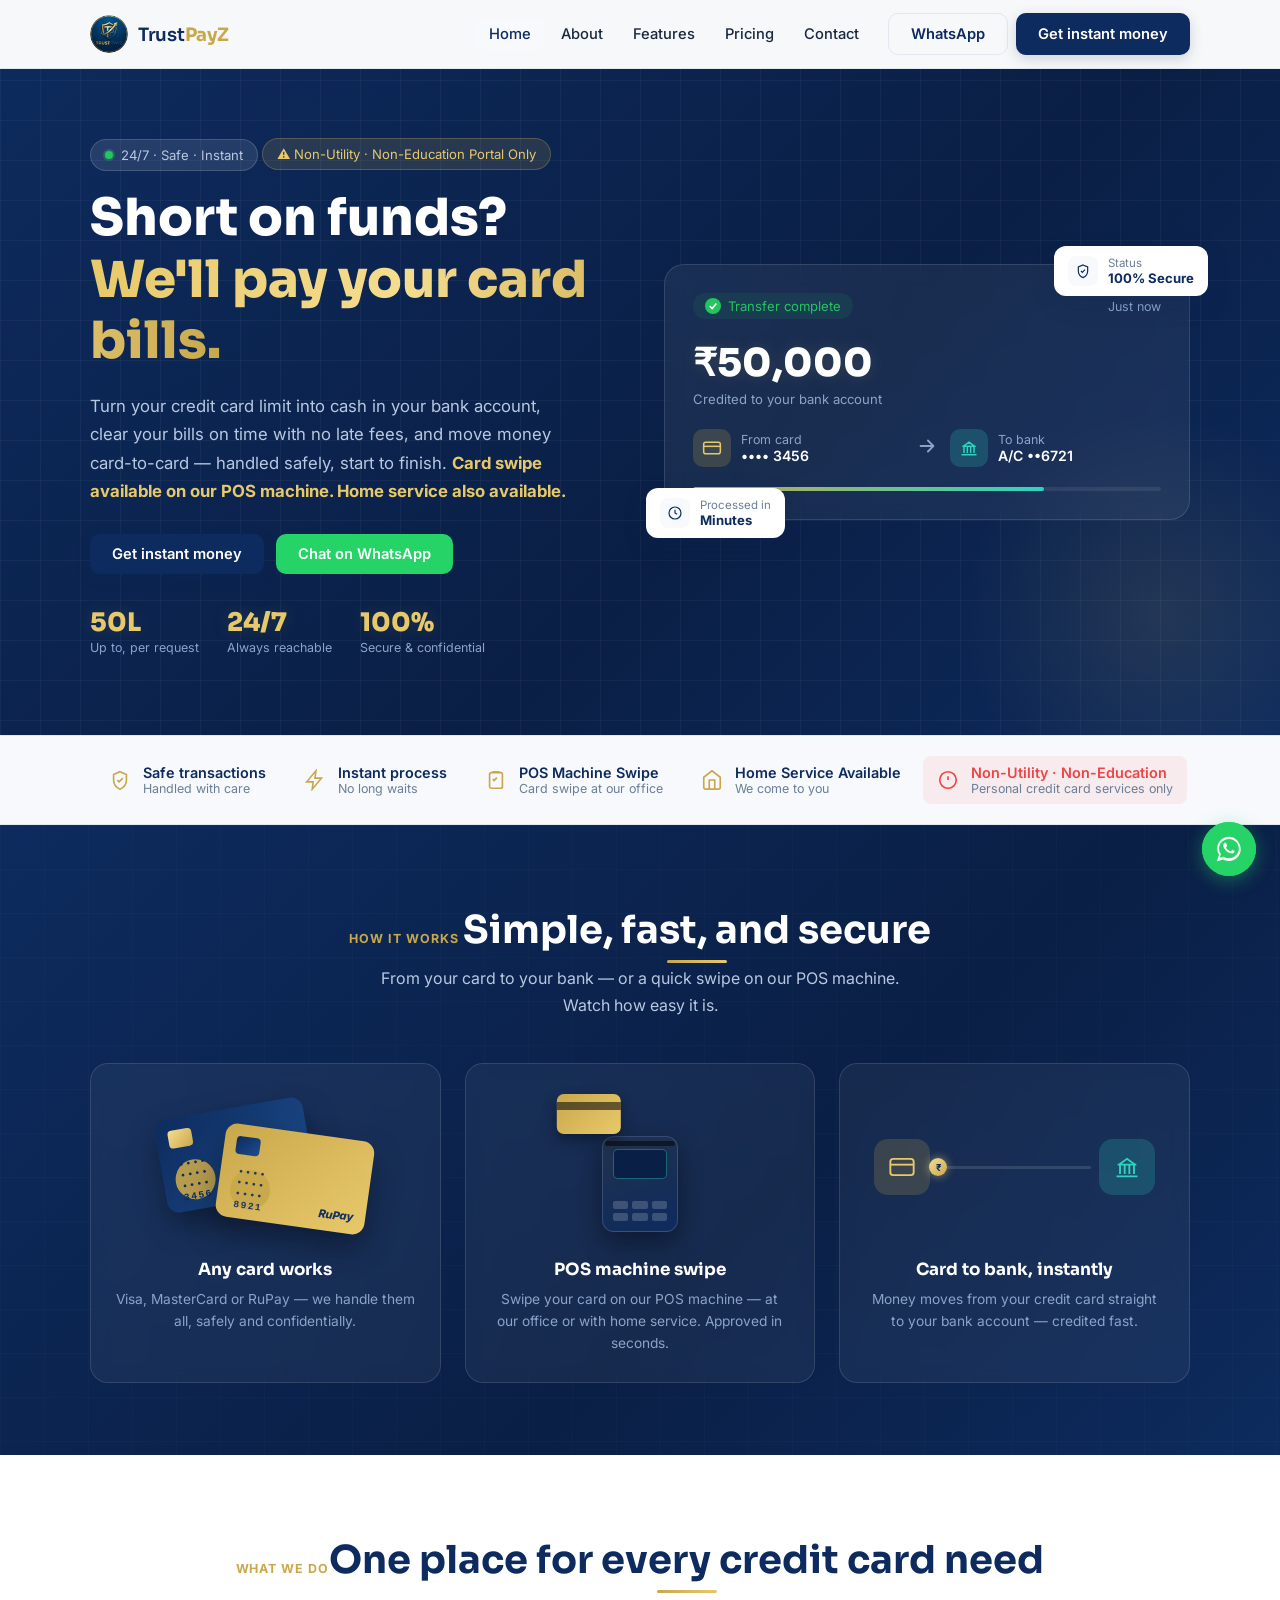
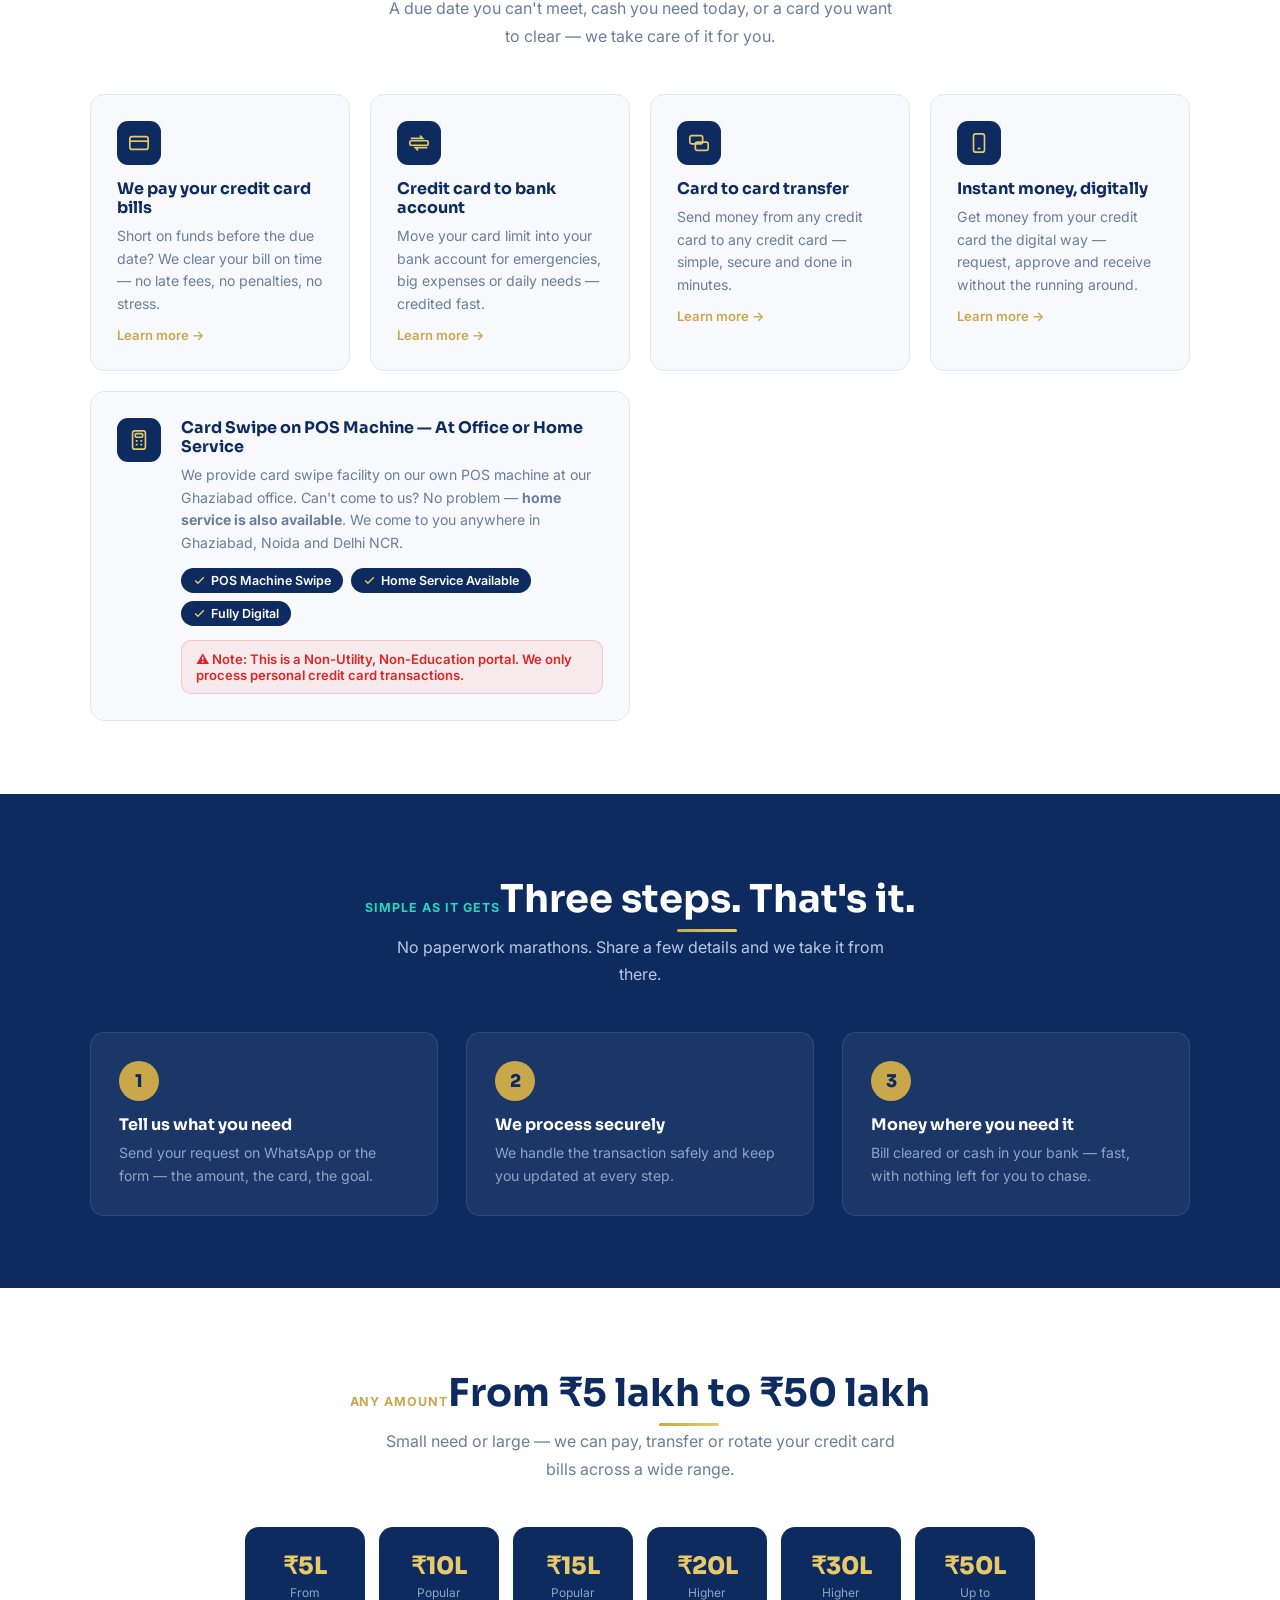
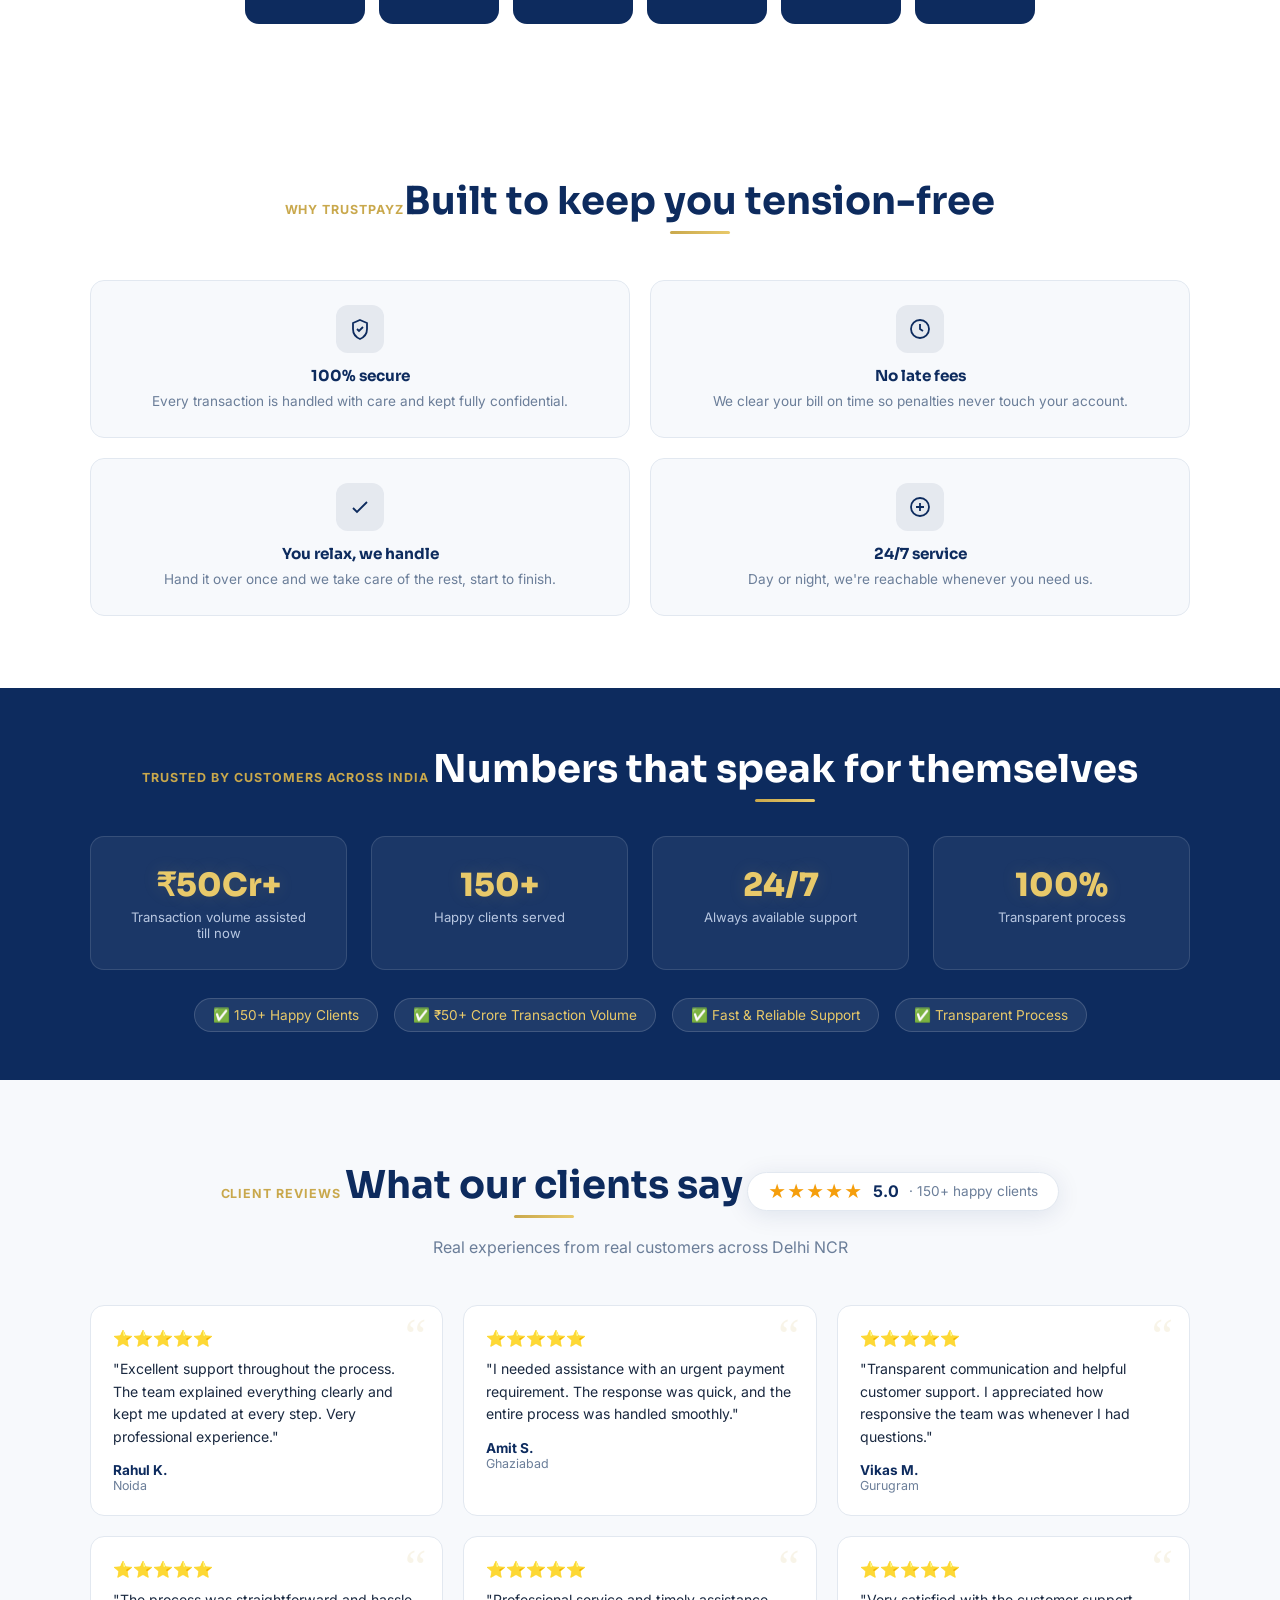
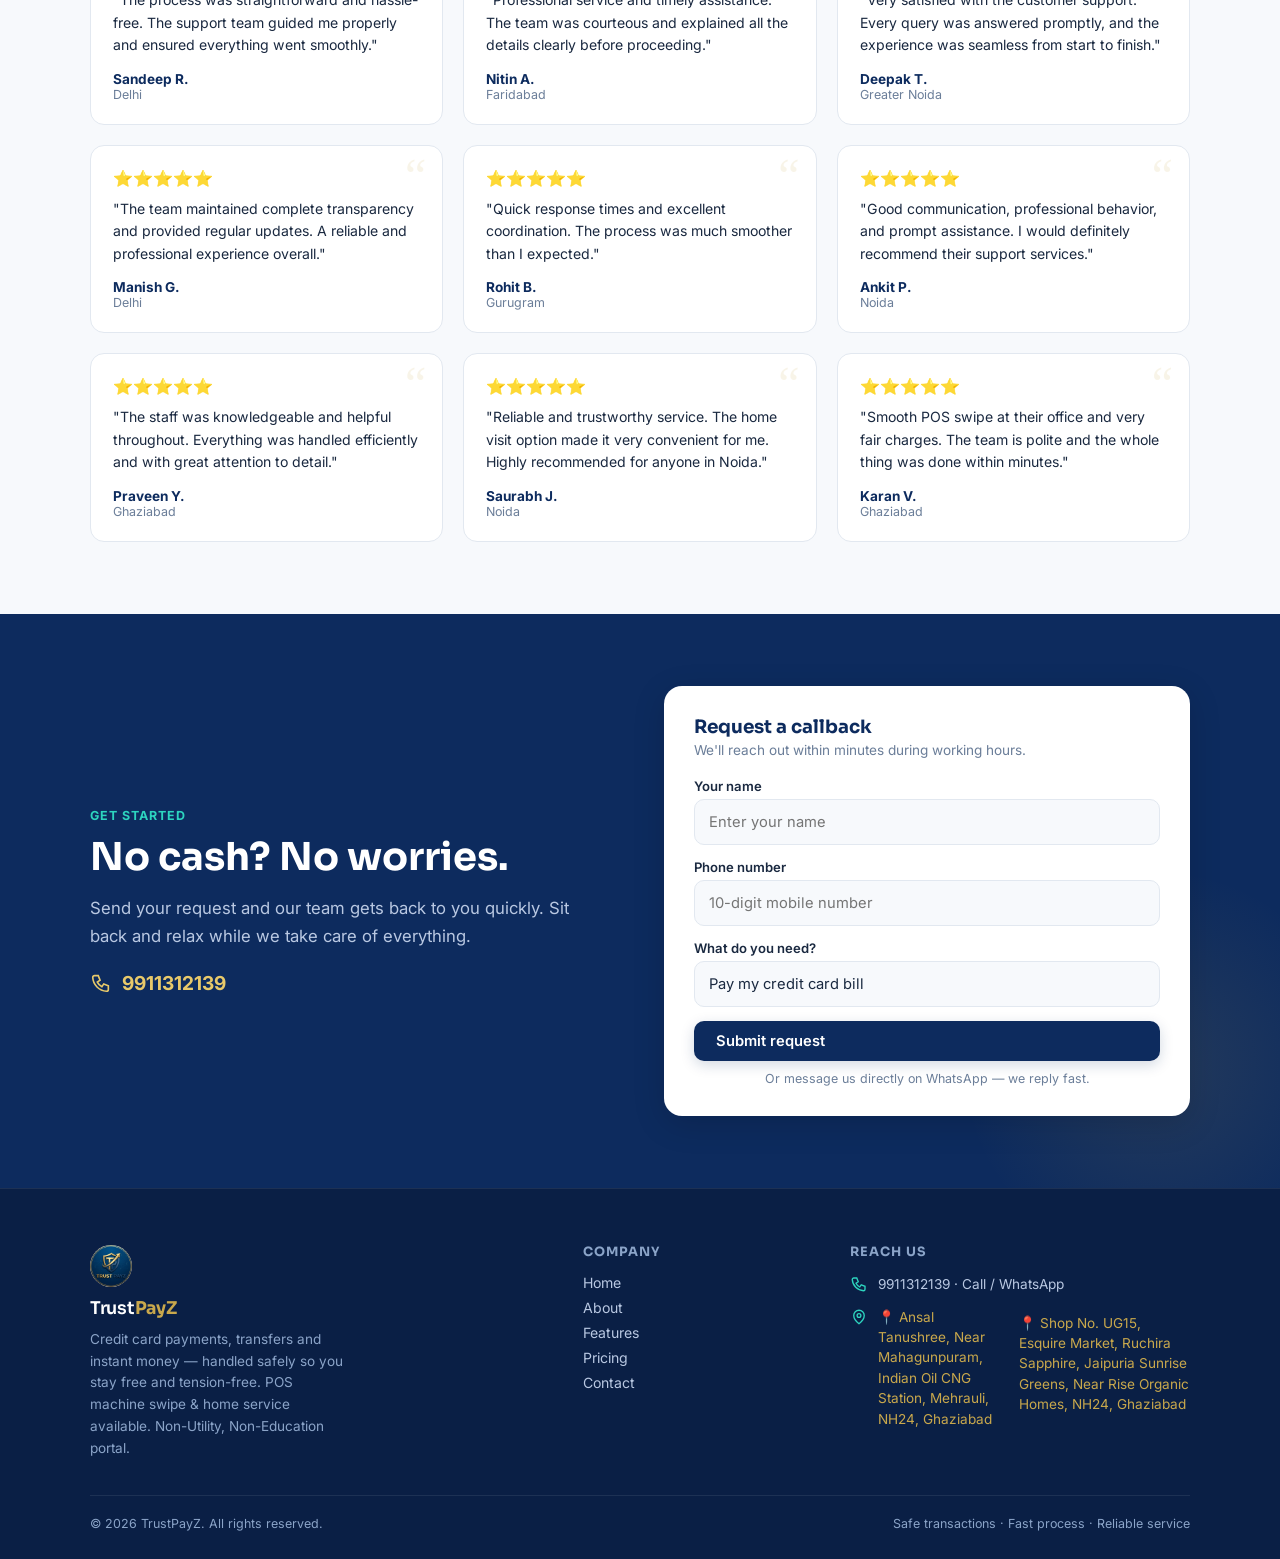
<file: index.html>
<!DOCTYPE html>
<html lang="en">
<head>
<meta charset="UTF-8">
<meta name="viewport" content="width=device-width, initial-scale=1.0">
<title>TrustPayZ — Credit Card to Bank Transfer | Instant Money Ghaziabad</title>
<meta name="description" content="TrustPayZ — Turn your credit card limit into cash, pay credit card bills on time, card to card transfers. Safe, fast, 24/7. Serving Ghaziabad, Noida, Delhi NCR. Call 9911312139.">
<meta name="keywords" content="credit card to bank transfer Ghaziabad, credit card to cash Ghaziabad, credit card to credit card payment Ghaziabad, credit card bill payment Ghaziabad, credit card cash withdrawal Ghaziabad, credit card to bank transfer Noida, credit card to cash Noida, credit card to credit card payment Noida, credit card to bank transfer Delhi NCR, card to card transfer Delhi NCR, credit card to credit card payment Lucknow, credit card se paise kaise nikale, credit card se cash kaise nikale, credit card cash nikalne wala, credit card to cash near me, credit card payment service near me, urgent cash from credit card, instant money from credit card, credit card limit to cash, credit card swipe POS Ghaziabad, home service credit card payment, TrustPayZ, TrustPayZ Ghaziabad">
<meta name="robots" content="index, follow, max-snippet:-1, max-image-preview:large">
<meta name="author" content="TrustPayZ">
<meta name="google-site-verification" content="Iqjz56xpflcFmqf6qWwyQDgr4alzAd6aOWksO4uBt1Y">
<meta name="application-name" content="TrustPayZ">
<meta name="apple-mobile-web-app-title" content="TrustPayZ">
<meta name="og:brand" content="TrustPayZ">
<meta name="copyright" content="TrustPayZ">
<meta name="publisher" content="TrustPayZ">
<meta name="theme-color" content="#0D2B5E">
<meta name="geo.region" content="IN-UP">
<meta name="geo.placename" content="Ghaziabad">
<meta name="geo.position" content="28.6692;77.4538">
<meta name="ICBM" content="28.6692, 77.4538">
<link rel="canonical" href="https://trustpayz.in/">
<!-- Open Graph -->
<meta property="og:type" content="website">
<meta property="og:title" content="TrustPayZ — Credit Card to Bank Transfer | Instant Money Ghaziabad">
<meta property="og:description" content="Turn your credit card limit into cash. Pay bills on time. Card to card transfers. Safe, 24/7. Ghaziabad & Delhi NCR. Call 9911312139.">
<meta property="og:url" content="https://trustpayz.in/">
<meta property="og:site_name" content="TrustPayZ">
<meta property="og:image" content="https://trustpayz.in/assets/logo.png">
<meta property="og:locale" content="en_IN">
<!-- Twitter -->
<meta name="twitter:card" content="summary_large_image">
<meta name="twitter:title" content="TrustPayZ — Credit Card to Bank Transfer | Instant Money Ghaziabad">
<meta name="twitter:description" content="Turn your credit card limit into cash. Pay bills on time. Card to card transfers. Safe, 24/7. Ghaziabad & Delhi NCR. Call 9911312139.">
<meta name="twitter:image" content="https://trustpayz.in/assets/logo.png">
<!-- Open Graph -->
<meta property="og:type" content="website">
<meta property="og:title" content="TrustPayZ — Credit Card to Bank Transfer | Instant Money Ghaziabad">
<meta property="og:description" content="Turn your credit card limit into cash. Pay bills on time. Card to card transfers. Safe, 24/7. Ghaziabad & Delhi NCR.">
<meta property="og:url" content="https://trustpayz.in/">
<meta property="og:site_name" content="TrustPayZ">
<!-- Twitter Card -->
<meta name="twitter:card" content="summary">
<meta name="twitter:title" content="TrustPayZ — Instant Money from Credit Card">
<meta name="twitter:description" content="Credit card to bank, card to card transfers. Safe, 24/7. Ghaziabad & Delhi NCR.">
<link rel="preconnect" href="https://fonts.googleapis.com">
<link rel="preconnect" href="https://fonts.gstatic.com" crossorigin>
<link href="https://fonts.googleapis.com/css2?family=Sora:wght@400;500;600;700;800&family=Inter:wght@400;450;500;600&display=swap" rel="stylesheet">
<link rel="stylesheet" href="assets/styles.css">
<link rel="stylesheet" href="assets/enhance.css">
<link rel="icon" type="image/png" href="assets/favicon.png">
</head>
<body>

<header class="nav" id="nav">
  <div class="wrap nav-in">
    <a href="index.html" class="brand">
      <img class="brand-mark" src="assets/logo.png" alt="TrustPayZ logo" width="40" height="40">
      <span class="brand-name">Trust<b>PayZ</b></span>
    </a>
    <nav class="nav-links" id="links"><a href="index.html" aria-current="page">Home</a><a href="about.html">About</a><a href="features.html">Features</a><a href="pricing.html">Pricing</a><a href="contact.html">Contact</a></nav>
    <div class="nav-act">
      <a href="https://wa.me/919911312139" class="btn btn-ghost" target="_blank" rel="noopener">WhatsApp</a>
      <a href="contact.html#apply" class="btn btn-primary">Get instant money</a>
    </div>
    <button class="burger" id="burger" aria-label="Menu">☰</button>
  </div>
</header>

<section class="hero">
  <div class="aurora"><i class="b1"></i><i class="b2"></i><div class="grid"></div></div>
  <div class="wrap hero-grid">
    <div>
      <div class="badge rv"><span class="pulse"></span> 24/7 · Safe · Instant</div>
      <div class="badge rv" style="margin-top:8px;background:rgba(201,168,76,.15);border-color:rgba(201,168,76,.3);color:var(--gold2)">⚠️ Non-Utility · Non-Education Portal Only</div>
      <h1 class="rv">Short on funds?<br><span class="hl">We'll pay your card bills.</span></h1>
      <p class="lead rv">Turn your credit card limit into cash in your bank account, clear your bills on time with no late fees, and move money card-to-card — handled safely, start to finish. <strong style="color:var(--gold2)">Card swipe available on our POS machine. Home service also available.</strong></p>
      <div class="hero-cta rv">
        <a href="contact.html#apply" class="btn btn-primary">Get instant money</a>
        <a href="https://wa.me/919911312139" class="btn btn-wa">Chat on WhatsApp</a>
      </div>
      <div class="hero-stats rv">
        <div class="hstat"><div class="v" data-count="50" data-suffix="L">₹0</div><div class="l">Up to, per request</div></div>
        <div class="hstat"><div class="v" data-count="24" data-suffix="/7">0</div><div class="l">Always reachable</div></div>
        <div class="hstat"><div class="v" data-count="100" data-suffix="%">0</div><div class="l">Secure &amp; confidential</div></div>
      </div>
    </div>

    <div class="pcard-wrap rv">
      <div class="pcard" id="pcard">
        <div class="pc-top">
          <span class="pc-tag"><span class="ck"><svg viewBox="0 0 12 12"><path d="M2 6l3 3 5-6"/></svg></span> Transfer complete</span>
          <span class="pc-time">Just now</span>
        </div>
        <div class="pc-amt" data-count="50000" data-prefix="₹">₹0</div>
        <div class="pc-sub">Credited to your bank account</div>
        <div class="pc-flow">
          <div class="pc-node">
            <div class="pc-ic card"><svg viewBox="0 0 24 24"><rect x="2" y="5" width="20" height="14" rx="2.5"/><path d="M2 10h20"/></svg></div>
            <div><div class="t1">From card</div><div class="t2">•••• 3456</div></div>
          </div>
          <div class="pc-arrow"><svg width="22" height="22" viewBox="0 0 24 24" fill="none" stroke="currentColor" stroke-width="2" stroke-linecap="round" stroke-linejoin="round"><path d="M5 12h14M13 6l6 6-6 6"/></svg></div>
          <div class="pc-node">
            <div class="pc-ic bank"><svg viewBox="0 0 24 24"><path d="M4 10h16M5 10l7-5 7 5M6 10v8M10 10v8M14 10v8M18 10v8M3 20h18"/></svg></div>
            <div><div class="t1">To bank</div><div class="t2">A/C ••6721</div></div>
          </div>
        </div>
        <div class="pc-bar"><i></i></div>
      </div>
      <div class="float-chip fc-1">
        <div class="fi"><svg viewBox="0 0 24 24"><path d="M12 3l7 3v6c0 5-3.5 8.5-7 10-3.5-1.5-7-5-7-10V6l7-3z"/><path d="M9 12l2 2 4-4"/></svg></div>
        <div><div class="fl">Status</div><div class="fv">100% Secure</div></div>
      </div>
      <div class="float-chip fc-2">
        <div class="fi"><svg viewBox="0 0 24 24"><circle cx="12" cy="12" r="9"/><path d="M12 7v5l3 2"/></svg></div>
        <div><div class="fl">Processed in</div><div class="fv">Minutes</div></div>
      </div>
    </div>
  </div>
</section>

<div class="ribbon">
  <div class="wrap ribbon-in">
    <div class="ritem"><svg viewBox="0 0 24 24"><path d="M12 3l7 3v6c0 5-3.5 8.5-7 10-3.5-1.5-7-5-7-10V6l7-3z"/><path d="M9 12l2 2 4-4"/></svg><div><div class="rt">Safe transactions</div><div class="rs">Handled with care</div></div></div>
    <div class="ritem"><svg viewBox="0 0 24 24"><path d="M13 2L3 14h7l-1 8 10-12h-7l1-8z"/></svg><div><div class="rt">Instant process</div><div class="rs">No long waits</div></div></div>
    <div class="ritem"><svg viewBox="0 0 24 24"><rect x="5" y="4" width="14" height="17" rx="2"/><path d="M9 4V3h6v1"/><path d="M8.5 11l1.5 1.5 3-3"/></svg><div><div class="rt">POS Machine Swipe</div><div class="rs">Card swipe at our office</div></div></div>
    <div class="ritem"><svg viewBox="0 0 24 24"><path d="M3 9l9-7 9 7v11a2 2 0 01-2 2H5a2 2 0 01-2-2z"/><path d="M9 22V12h6v10"/></svg><div><div class="rt">Home Service Available</div><div class="rs">We come to you</div></div></div>
    <div class="ritem" style="background:rgba(239,68,68,.08);border-radius:8px;padding:8px 14px"><svg viewBox="0 0 24 24" style="stroke:#EF4444"><circle cx="12" cy="12" r="9"/><path d="M12 8v4M12 16h.01"/></svg><div><div class="rt" style="color:#EF4444">Non-Utility · Non-Education</div><div class="rs">Personal credit card services only</div></div></div>
  </div>
</div>

<!-- ANIMATED SHOWCASE -->
<section class="showcase">
  <div class="grid-bg"></div>
  <div class="wrap">
    <div class="head rv">
      <span class="eyebrow" style="color:var(--gold);justify-content:center">How it works</span>
      <h2>Simple, fast, and secure</h2>
      <p>From your card to your bank — or a quick swipe on our POS machine. Watch how easy it is.</p>
    </div>
    <div class="show-grid">
      <div class="show-card rv">
        <div class="show-stage">
          <div class="fc-card c1"><div class="chip"></div><div class="num">•••• •••• •••• 3456</div><div class="brand">VISA</div></div>
          <div class="fc-card c2"><div class="chip"></div><div class="num">•••• •••• •••• 8921</div><div class="brand">RuPay</div></div>
        </div>
        <h3>Any card works</h3>
        <p>Visa, MasterCard or RuPay — we handle them all, safely and confidentially.</p>
      </div>

      <div class="show-card rv">
        <div class="show-stage">
          <div class="pos">
            <div class="swipe-card"><div class="mag"></div></div>
            <div class="pos-body">
              <div class="pos-slot"></div>
              <div class="pos-screen"></div>
              <div class="pos-keys"><i></i><i></i><i></i><i></i><i></i><i></i></div>
            </div>
          </div>
        </div>
        <h3>POS machine swipe</h3>
        <p>Swipe your card on our POS machine — at our office or with home service. Approved in seconds.</p>
      </div>

      <div class="show-card rv">
        <div class="show-stage">
          <div class="flow-stage">
            <div class="flow-ic card"><svg viewBox="0 0 24 24"><rect x="2" y="5" width="20" height="14" rx="2.5"/><path d="M2 10h20"/></svg></div>
            <div class="flow-track"><div class="flow-coin"></div></div>
            <div class="flow-ic bank"><svg viewBox="0 0 24 24"><path d="M4 10h16M5 10l7-5 7 5M6 10v8M10 10v8M14 10v8M18 10v8M3 20h18"/></svg></div>
          </div>
        </div>
        <h3>Card to bank, instantly</h3>
        <p>Money moves from your credit card straight to your bank account — credited fast.</p>
      </div>
    </div>
  </div>
</section>

<section class="blk" id="services">
  <div class="wrap">
    <div class="head rv"><span class="eyebrow">What we do</span><h2>One place for every credit card need</h2><p>A due date you can't meet, cash you need today, or a card you want to clear — we take care of it for you.</p></div>
    <div class="svc">
      <div class="scard rv"><div class="si"><svg viewBox="0 0 24 24"><rect x="2" y="5" width="20" height="14" rx="2.5"/><path d="M2 10h20"/></svg></div><h3>We pay your credit card bills</h3><p>Short on funds before the due date? We clear your bill on time — no late fees, no penalties, no stress.</p><span class="more">Learn more →</span></div>
      <div class="scard rv"><div class="si"><svg viewBox="0 0 24 24"><path d="M3 7h13l-3-3M21 17H8l3 3"/><rect x="2" y="9.5" width="20" height="5" rx="1.5"/></svg></div><h3>Credit card to bank account</h3><p>Move your card limit into your bank account for emergencies, big expenses or daily needs — credited fast.</p><span class="more">Learn more →</span></div>
      <div class="scard rv"><div class="si"><svg viewBox="0 0 24 24"><rect x="2" y="4" width="14" height="9" rx="2"/><rect x="8" y="11" width="14" height="9" rx="2"/></svg></div><h3>Card to card transfer</h3><p>Send money from any credit card to any credit card — simple, secure and done in minutes.</p><span class="more">Learn more →</span></div>
      <div class="scard rv"><div class="si"><svg viewBox="0 0 24 24"><rect x="6" y="2" width="12" height="20" rx="2.5"/><path d="M10.5 18h3"/></svg></div><h3>Instant money, digitally</h3><p>Get money from your credit card the digital way — request, approve and receive without the running around.</p><span class="more">Learn more →</span></div>
      <div class="scard wide rv">
        <div class="si"><svg viewBox="0 0 24 24"><rect x="5" y="2" width="14" height="20" rx="2.5"/><rect x="8" y="5" width="8" height="4" rx="1"/><path d="M8.5 13h2M13.5 13h2M8.5 17h2M13.5 17h2"/></svg></div>
        <div class="wbody">
          <h3>Card Swipe on POS Machine — At Office or Home Service</h3>
          <p>We provide card swipe facility on our own POS machine at our Ghaziabad office. Can't come to us? No problem — <strong>home service is also available</strong>. We come to you anywhere in Ghaziabad, Noida and Delhi NCR.</p>
          <div class="modes">
            <span class="mode-pill"><svg viewBox="0 0 24 24"><path d="M20 6L9 17l-5-5"/></svg> POS Machine Swipe</span>
            <span class="mode-pill"><svg viewBox="0 0 24 24"><path d="M20 6L9 17l-5-5"/></svg> Home Service Available</span>
            <span class="mode-pill"><svg viewBox="0 0 24 24"><path d="M20 6L9 17l-5-5"/></svg> Fully Digital</span>
          </div>
          <div style="margin-top:14px;background:rgba(239,68,68,.08);border:1px solid rgba(239,68,68,.2);border-radius:10px;padding:10px 14px;font-size:.82rem;color:#DC2626;font-weight:600">
            ⚠️ Note: This is a Non-Utility, Non-Education portal. We only process personal credit card transactions.
          </div>
        </div>
      </div>
    </div>
  </div>
</section>

<section class="blk how" id="how">
  <div class="aurora"><i class="b1"></i></div>
  <div class="wrap">
    <div class="head rv"><span class="eyebrow" style="color:var(--teal)">Simple as it gets</span><h2>Three steps. That's it.</h2><p>No paperwork marathons. Share a few details and we take it from there.</p></div>
    <div class="steps">
      <div class="stp rv"><div class="num">1</div><h3>Tell us what you need</h3><p>Send your request on WhatsApp or the form — the amount, the card, the goal.</p></div>
      <div class="stp rv"><div class="num">2</div><h3>We process securely</h3><p>We handle the transaction safely and keep you updated at every step.</p></div>
      <div class="stp rv"><div class="num">3</div><h3>Money where you need it</h3><p>Bill cleared or cash in your bank — fast, with nothing left for you to chase.</p></div>
    </div>
  </div>
</section>

<section class="blk amt" id="amounts">
  <div class="wrap">
    <div class="head rv"><span class="eyebrow">Any amount</span><h2>From ₹5 lakh to ₹50 lakh</h2><p>Small need or large — we can pay, transfer or rotate your credit card bills across a wide range.</p></div>
    <div class="amt-row">
      <div class="acard rv"><div class="av">₹5L</div><div class="al">From</div></div>
      <div class="acard rv"><div class="av">₹10L</div><div class="al">Popular</div></div>
      <div class="acard rv"><div class="av">₹15L</div><div class="al">Popular</div></div>
      <div class="acard rv"><div class="av">₹20L</div><div class="al">Higher</div></div>
      <div class="acard rv"><div class="av">₹30L</div><div class="al">Higher</div></div>
      <div class="acard rv"><div class="av">₹50L</div><div class="al">Up to</div></div>
    </div>
  </div>
</section>

<section class="blk why" id="why">
  <div class="wrap">
    <div class="head rv"><span class="eyebrow">Why TrustPayZ</span><h2>Built to keep you tension-free</h2></div>
    <div class="why-grid">
      <div class="wcard rv"><div class="wi"><svg viewBox="0 0 24 24"><path d="M12 3l7 3v6c0 5-3.5 8.5-7 10-3.5-1.5-7-5-7-10V6l7-3z"/><path d="M9 12l2 2 4-4"/></svg></div><h3>100% secure</h3><p>Every transaction is handled with care and kept fully confidential.</p></div>
      <div class="wcard rv"><div class="wi"><svg viewBox="0 0 24 24"><circle cx="12" cy="12" r="9"/><path d="M12 7v5l3 2"/></svg></div><h3>No late fees</h3><p>We clear your bill on time so penalties never touch your account.</p></div>
      <div class="wcard rv"><div class="wi"><svg viewBox="0 0 24 24"><path d="M5 13l4 4L19 7"/></svg></div><h3>You relax, we handle</h3><p>Hand it over once and we take care of the rest, start to finish.</p></div>
      <div class="wcard rv"><div class="wi"><svg viewBox="0 0 24 24"><circle cx="12" cy="12" r="9"/><path d="M12 8v8M8 12h8"/></svg></div><h3>24/7 service</h3><p>Day or night, we're reachable whenever you need us.</p></div>
    </div>
  </div>
</section>

<!-- TRUST STATS SECTION -->
<section class="blk" style="background:var(--navy);padding:48px 0">
  <div class="wrap">
    <div class="head rv" style="margin-bottom:32px">
      <span class="eyebrow" style="color:var(--gold);justify-content:center">Trusted by customers across India</span>
      <h2 style="color:var(--white)">Numbers that speak for themselves</h2>
    </div>
    <div class="statband">
      <div class="statbox rv" style="background:rgba(255,255,255,.06);border:1px solid rgba(255,255,255,.12)">
        <div class="v" style="color:var(--gold2)">₹50Cr+</div>
        <div class="l" style="color:#B9C8E2">Transaction volume assisted till now</div>
      </div>
      <div class="statbox rv" style="background:rgba(255,255,255,.06);border:1px solid rgba(255,255,255,.12)">
        <div class="v" style="color:var(--gold2)">150+</div>
        <div class="l" style="color:#B9C8E2">Happy clients served</div>
      </div>
      <div class="statbox rv" style="background:rgba(255,255,255,.06);border:1px solid rgba(255,255,255,.12)">
        <div class="v" style="color:var(--gold2)">24/7</div>
        <div class="l" style="color:#B9C8E2">Always available support</div>
      </div>
      <div class="statbox rv" style="background:rgba(255,255,255,.06);border:1px solid rgba(255,255,255,.12)">
        <div class="v" style="color:var(--gold2)">100%</div>
        <div class="l" style="color:#B9C8E2">Transparent process</div>
      </div>
    </div>
    <div style="display:flex;gap:16px;justify-content:center;flex-wrap:wrap;margin-top:28px" class="rv">
      <span style="background:rgba(255,255,255,.08);border:1px solid rgba(255,255,255,.15);border-radius:100px;padding:8px 18px;font-size:.85rem;color:var(--gold2)">✅ 150+ Happy Clients</span>
      <span style="background:rgba(255,255,255,.08);border:1px solid rgba(255,255,255,.15);border-radius:100px;padding:8px 18px;font-size:.85rem;color:var(--gold2)">✅ ₹50+ Crore Transaction Volume</span>
      <span style="background:rgba(255,255,255,.08);border:1px solid rgba(255,255,255,.15);border-radius:100px;padding:8px 18px;font-size:.85rem;color:var(--gold2)">✅ Fast & Reliable Support</span>
      <span style="background:rgba(255,255,255,.08);border:1px solid rgba(255,255,255,.15);border-radius:100px;padding:8px 18px;font-size:.85rem;color:var(--gold2)">✅ Transparent Process</span>
    </div>
  </div>
</section>

<!-- REVIEWS SECTION -->
<section class="blk" style="background:var(--bg)">
  <div class="wrap">
    <div class="head rv">
      <span class="eyebrow" style="justify-content:center">Client reviews</span>
      <h2 style="color:var(--navy)">What our clients say</h2>
      <div style="display:inline-flex;align-items:center;gap:10px;background:var(--white);border:1px solid var(--line);border-radius:100px;padding:8px 20px;margin-top:8px;box-shadow:var(--shadow)">
        <span style="color:#F59E0B;font-size:1.1rem;letter-spacing:1px">★★★★★</span>
        <span style="font-weight:700;color:var(--navy);font-size:1rem">5.0</span>
        <span style="color:var(--muted);font-size:.85rem">· 150+ happy clients</span>
      </div>
      <p style="margin-top:14px">Real experiences from real customers across Delhi NCR</p>
    </div>
    <div style="display:grid;grid-template-columns:repeat(3,1fr);gap:20px" class="reviews-grid">
      <div class="rv" style="background:var(--white);border:1px solid var(--line);border-radius:14px;padding:22px">
        <div style="color:#F59E0B;font-size:1rem;margin-bottom:10px">⭐⭐⭐⭐⭐</div>
        <p style="font-size:.88rem;color:var(--ink);line-height:1.6;margin-bottom:14px">"Excellent support throughout the process. The team explained everything clearly and kept me updated at every step. Very professional experience."</p>
        <div style="font-weight:700;font-size:.85rem;color:var(--navy)">Rahul K.</div>
        <div style="font-size:.78rem;color:var(--muted)">Noida</div>
      </div>
      <div class="rv" style="background:var(--white);border:1px solid var(--line);border-radius:14px;padding:22px">
        <div style="color:#F59E0B;font-size:1rem;margin-bottom:10px">⭐⭐⭐⭐⭐</div>
        <p style="font-size:.88rem;color:var(--ink);line-height:1.6;margin-bottom:14px">"I needed assistance with an urgent payment requirement. The response was quick, and the entire process was handled smoothly."</p>
        <div style="font-weight:700;font-size:.85rem;color:var(--navy)">Amit S.</div>
        <div style="font-size:.78rem;color:var(--muted)">Ghaziabad</div>
      </div>
      <div class="rv" style="background:var(--white);border:1px solid var(--line);border-radius:14px;padding:22px">
        <div style="color:#F59E0B;font-size:1rem;margin-bottom:10px">⭐⭐⭐⭐⭐</div>
        <p style="font-size:.88rem;color:var(--ink);line-height:1.6;margin-bottom:14px">"Transparent communication and helpful customer support. I appreciated how responsive the team was whenever I had questions."</p>
        <div style="font-weight:700;font-size:.85rem;color:var(--navy)">Vikas M.</div>
        <div style="font-size:.78rem;color:var(--muted)">Gurugram</div>
      </div>
      <div class="rv" style="background:var(--white);border:1px solid var(--line);border-radius:14px;padding:22px">
        <div style="color:#F59E0B;font-size:1rem;margin-bottom:10px">⭐⭐⭐⭐⭐</div>
        <p style="font-size:.88rem;color:var(--ink);line-height:1.6;margin-bottom:14px">"The process was straightforward and hassle-free. The support team guided me properly and ensured everything went smoothly."</p>
        <div style="font-weight:700;font-size:.85rem;color:var(--navy)">Sandeep R.</div>
        <div style="font-size:.78rem;color:var(--muted)">Delhi</div>
      </div>
      <div class="rv" style="background:var(--white);border:1px solid var(--line);border-radius:14px;padding:22px">
        <div style="color:#F59E0B;font-size:1rem;margin-bottom:10px">⭐⭐⭐⭐⭐</div>
        <p style="font-size:.88rem;color:var(--ink);line-height:1.6;margin-bottom:14px">"Professional service and timely assistance. The team was courteous and explained all the details clearly before proceeding."</p>
        <div style="font-weight:700;font-size:.85rem;color:var(--navy)">Nitin A.</div>
        <div style="font-size:.78rem;color:var(--muted)">Faridabad</div>
      </div>
      <div class="rv" style="background:var(--white);border:1px solid var(--line);border-radius:14px;padding:22px">
        <div style="color:#F59E0B;font-size:1rem;margin-bottom:10px">⭐⭐⭐⭐⭐</div>
        <p style="font-size:.88rem;color:var(--ink);line-height:1.6;margin-bottom:14px">"Very satisfied with the customer support. Every query was answered promptly, and the experience was seamless from start to finish."</p>
        <div style="font-weight:700;font-size:.85rem;color:var(--navy)">Deepak T.</div>
        <div style="font-size:.78rem;color:var(--muted)">Greater Noida</div>
      </div>
      <div class="rv" style="background:var(--white);border:1px solid var(--line);border-radius:14px;padding:22px">
        <div style="color:#F59E0B;font-size:1rem;margin-bottom:10px">⭐⭐⭐⭐⭐</div>
        <p style="font-size:.88rem;color:var(--ink);line-height:1.6;margin-bottom:14px">"The team maintained complete transparency and provided regular updates. A reliable and professional experience overall."</p>
        <div style="font-weight:700;font-size:.85rem;color:var(--navy)">Manish G.</div>
        <div style="font-size:.78rem;color:var(--muted)">Delhi</div>
      </div>
      <div class="rv" style="background:var(--white);border:1px solid var(--line);border-radius:14px;padding:22px">
        <div style="color:#F59E0B;font-size:1rem;margin-bottom:10px">⭐⭐⭐⭐⭐</div>
        <p style="font-size:.88rem;color:var(--ink);line-height:1.6;margin-bottom:14px">"Quick response times and excellent coordination. The process was much smoother than I expected."</p>
        <div style="font-weight:700;font-size:.85rem;color:var(--navy)">Rohit B.</div>
        <div style="font-size:.78rem;color:var(--muted)">Gurugram</div>
      </div>
      <div class="rv" style="background:var(--white);border:1px solid var(--line);border-radius:14px;padding:22px">
        <div style="color:#F59E0B;font-size:1rem;margin-bottom:10px">⭐⭐⭐⭐⭐</div>
        <p style="font-size:.88rem;color:var(--ink);line-height:1.6;margin-bottom:14px">"Good communication, professional behavior, and prompt assistance. I would definitely recommend their support services."</p>
        <div style="font-weight:700;font-size:.85rem;color:var(--navy)">Ankit P.</div>
        <div style="font-size:.78rem;color:var(--muted)">Noida</div>
      </div>
      <div class="rv" style="background:var(--white);border:1px solid var(--line);border-radius:14px;padding:22px">
        <div style="color:#F59E0B;font-size:1rem;margin-bottom:10px">⭐⭐⭐⭐⭐</div>
        <p style="font-size:.88rem;color:var(--ink);line-height:1.6;margin-bottom:14px">"The staff was knowledgeable and helpful throughout. Everything was handled efficiently and with great attention to detail."</p>
        <div style="font-weight:700;font-size:.85rem;color:var(--navy)">Praveen Y.</div>
        <div style="font-size:.78rem;color:var(--muted)">Ghaziabad</div>
      </div>
      <div class="rv" style="background:var(--white);border:1px solid var(--line);border-radius:14px;padding:22px">
        <div style="color:#F59E0B;font-size:1rem;margin-bottom:10px">⭐⭐⭐⭐⭐</div>
        <p style="font-size:.88rem;color:var(--ink);line-height:1.6;margin-bottom:14px">"Reliable and trustworthy service. The home visit option made it very convenient for me. Highly recommended for anyone in Noida."</p>
        <div style="font-weight:700;font-size:.85rem;color:var(--navy)">Saurabh J.</div>
        <div style="font-size:.78rem;color:var(--muted)">Noida</div>
      </div>
      <div class="rv" style="background:var(--white);border:1px solid var(--line);border-radius:14px;padding:22px">
        <div style="color:#F59E0B;font-size:1rem;margin-bottom:10px">⭐⭐⭐⭐⭐</div>
        <p style="font-size:.88rem;color:var(--ink);line-height:1.6;margin-bottom:14px">"Smooth POS swipe at their office and very fair charges. The team is polite and the whole thing was done within minutes."</p>
        <div style="font-weight:700;font-size:.85rem;color:var(--navy)">Karan V.</div>
        <div style="font-size:.78rem;color:var(--muted)">Ghaziabad</div>
      </div>
    </div>
  </div>
</section>

<section class="blk cta" id="apply">
  <div class="aurora"><i class="b2"></i></div>
  <div class="wrap cta-grid">
    <div class="rv">
      <span class="eyebrow" style="color:var(--teal)">Get started</span>
      <h2>No cash? No worries.</h2>
      <p class="lead">Send your request and our team gets back to you quickly. Sit back and relax while we take care of everything.</p>
      <a href="https://wa.me/919911312139" class="phone" target="_blank" rel="noopener"><svg viewBox="0 0 24 24"><path d="M5 4h4l2 5-3 2a11 11 0 005 5l2-3 5 2v4a2 2 0 01-2 2A16 16 0 013 6a2 2 0 012-2z"/></svg> 9911312139</a>
    </div>
    <div class="form rv">
      <h3>Request a callback</h3>
      <p class="fsub">We'll reach out within minutes during working hours.</p>
      <div class="fld"><label for="f-name">Your name</label><input id="f-name" type="text" placeholder="Enter your name"></div>
      <div class="fld"><label for="f-phone">Phone number</label><input id="f-phone" type="tel" placeholder="10-digit mobile number"></div>
      <div class="fld"><label for="f-svc">What do you need?</label><select id="f-svc"><option>Pay my credit card bill</option><option>Card limit to bank account</option><option>Card to card transfer</option><option>Get instant money</option></select></div>
      <button class="btn btn-primary" style="width:100%" id="f-submit">Submit request</button>
      <p class="fnote">Or message us directly on WhatsApp — we reply fast.</p>
    </div>
  </div>
</section>

<footer id="contact-foot">
  <div class="wrap">
    <div class="fgrid">
      <div class="fbrand"><img src="assets/logo.png" alt="TrustPayZ" class="flogo"><span class="brand-name">Trust<b>PayZ</b></span><p>Credit card payments, transfers and instant money — handled safely so you stay free and tension-free. POS machine swipe &amp; home service available. Non-Utility, Non-Education portal.</p></div>
      <div><h4>Company</h4><a href="index.html">Home</a><a href="about.html">About</a><a href="features.html">Features</a><a href="pricing.html">Pricing</a><a href="contact.html">Contact</a></div>
      <div><h4>Reach us</h4>
        <div class="cline"><svg viewBox="0 0 24 24" fill="none" stroke="#2DD4BF" stroke-width="1.8"><path d="M5 4h4l2 5-3 2a11 11 0 005 5l2-3 5 2v4a2 2 0 01-2 2A16 16 0 013 6a2 2 0 012-2z"/></svg><a href="https://wa.me/919911312139" target="_blank" rel="noopener">9911312139 · Call / WhatsApp</a></div>
        <div class="cline"><svg viewBox="0 0 24 24" fill="none" stroke="#2DD4BF" stroke-width="1.8"><path d="M12 21s7-5.4 7-11a7 7 0 10-14 0c0 5.6 7 11 7 11z"/><circle cx="12" cy="10" r="2.5"/></svg><p><a href="https://maps.google.com/?q=Ansal+Tanushree+Mahagunpuram+Mehrauli+NH24+Ghaziabad" target="_blank" rel="noopener" style="color:#C9A84C">📍 Ansal Tanushree, Near Mahagunpuram, Indian Oil CNG Station, Mehrauli, NH24, Ghaziabad</a></p><p style="margin-top:6px"><a href="https://maps.google.com/?q=Esquire+Market+Ruchira+Sapphire+Jaipuria+Sunrise+Greens+NH24+Ghaziabad" target="_blank" rel="noopener" style="color:#C9A84C">📍 Shop No. UG15, Esquire Market, Ruchira Sapphire, Jaipuria Sunrise Greens, Near Rise Organic Homes, NH24, Ghaziabad</a></p></div>
      </div>
    </div>
    <div class="fbot"><span>© 2026 TrustPayZ. All rights reserved.</span><span>Safe transactions · Fast process · Reliable service</span></div>
  </div>
</footer>

<a href="https://wa.me/919911312139" class="wa-float" target="_blank" rel="noopener" aria-label="Chat with us on WhatsApp">
  <svg viewBox="0 0 32 32" fill="#fff" aria-hidden="true"><path d="M16 3C9 3 3.5 8.5 3.5 15.5c0 2.4.7 4.7 1.9 6.7L3 29l7-1.8c1.9 1 4 1.6 6 1.6 7 0 12.5-5.5 12.5-12.5S23 3 16 3zm0 22.8c-1.9 0-3.7-.5-5.3-1.4l-.4-.2-4.1 1.1 1.1-4-.3-.4c-1-1.6-1.6-3.5-1.6-5.5C5.5 9.8 10.2 5.2 16 5.2S26.5 9.8 26.5 15.5 21.8 25.8 16 25.8zm6-7.7c-.3-.2-1.9-1-2.2-1.1-.3-.1-.5-.2-.7.2-.2.3-.8 1-1 1.2-.2.2-.4.2-.7.1-.3-.2-1.4-.5-2.6-1.6-1-.9-1.6-1.9-1.8-2.3-.2-.3 0-.5.1-.7.1-.1.3-.4.5-.6.1-.2.2-.3.3-.5.1-.2 0-.4 0-.6 0-.2-.7-1.7-1-2.3-.3-.6-.5-.5-.7-.5h-.6c-.2 0-.5.1-.8.4-.3.3-1 1-1 2.5s1.1 2.9 1.2 3.1c.2.2 2.1 3.3 5.1 4.6.7.3 1.3.5 1.7.6.7.2 1.4.2 1.9.1.6-.1 1.9-.8 2.1-1.5.3-.7.3-1.4.2-1.5-.1-.2-.3-.2-.6-.4z"/></svg>
</a>

<script src="assets/main.js"></script>
<script src="assets/enhance.js" defer></script>
<script src="assets/seo.js" defer></script>
</body>
</html>
</file>
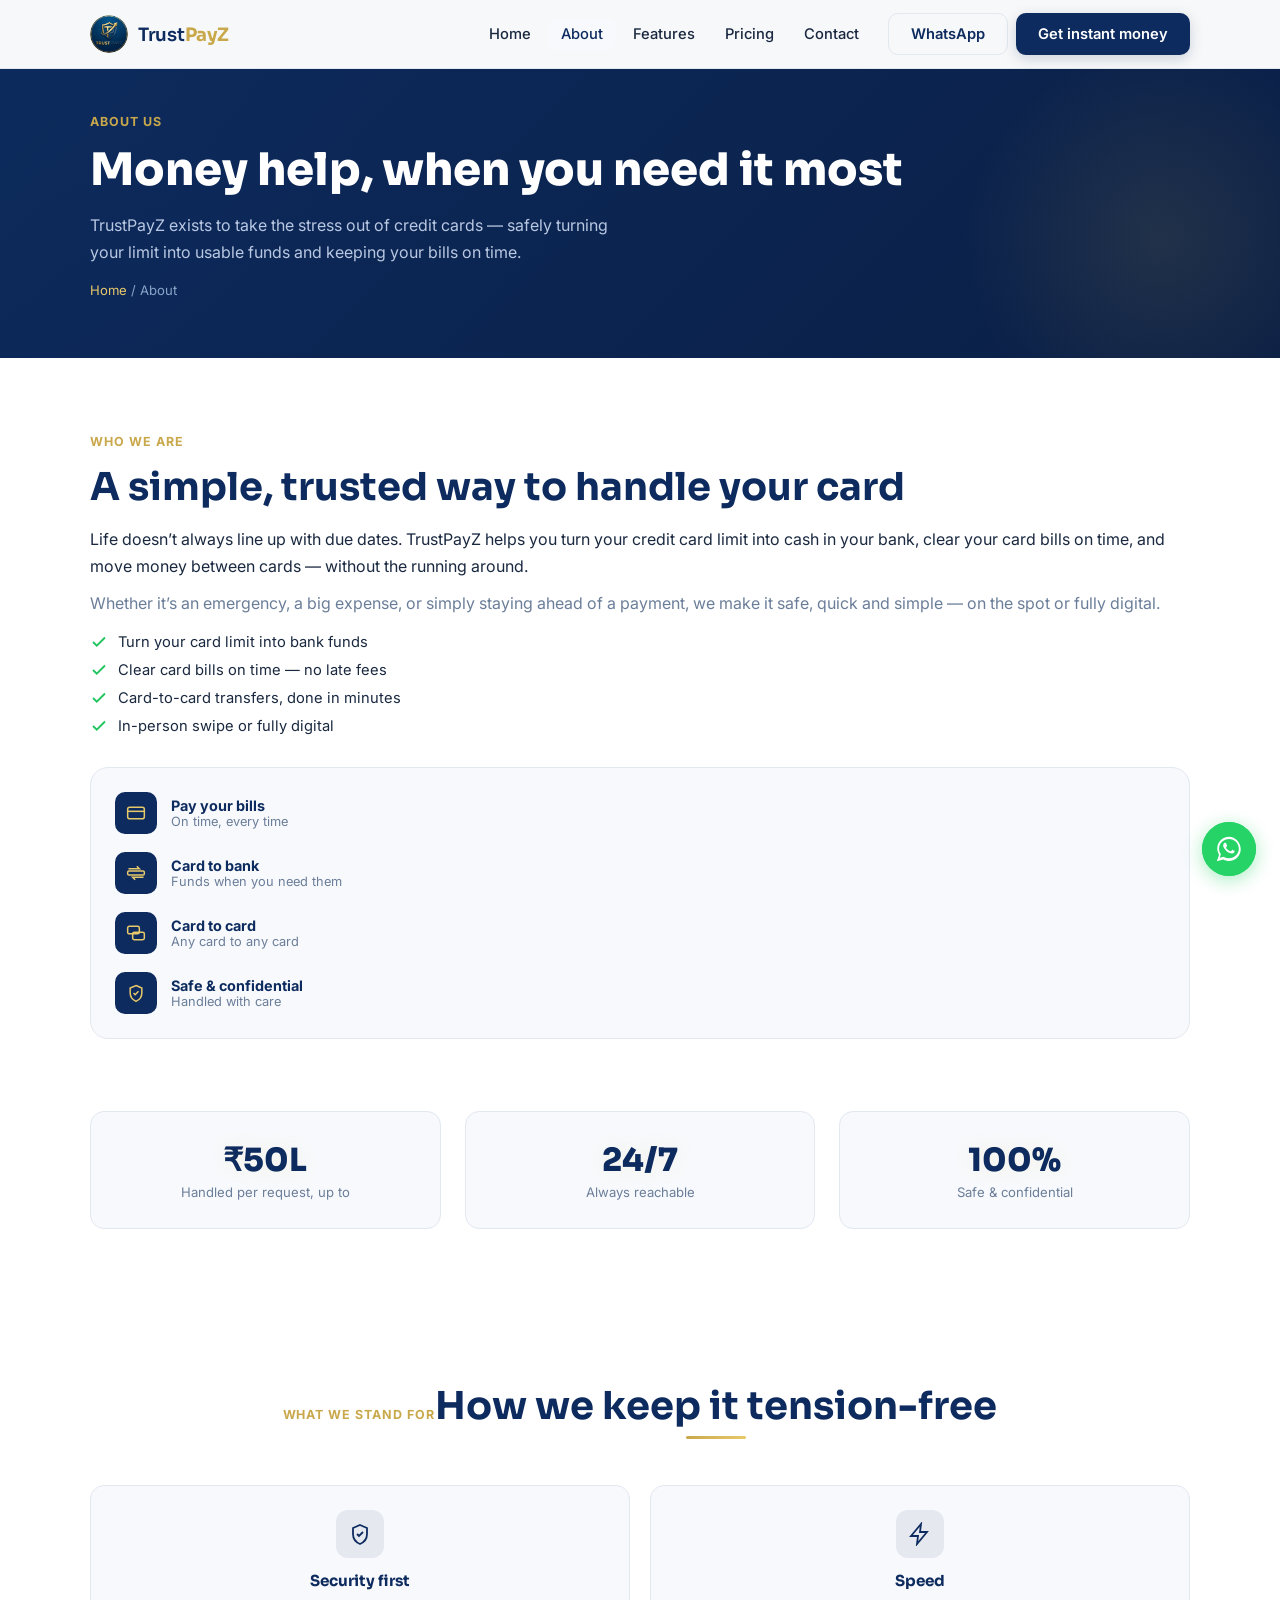
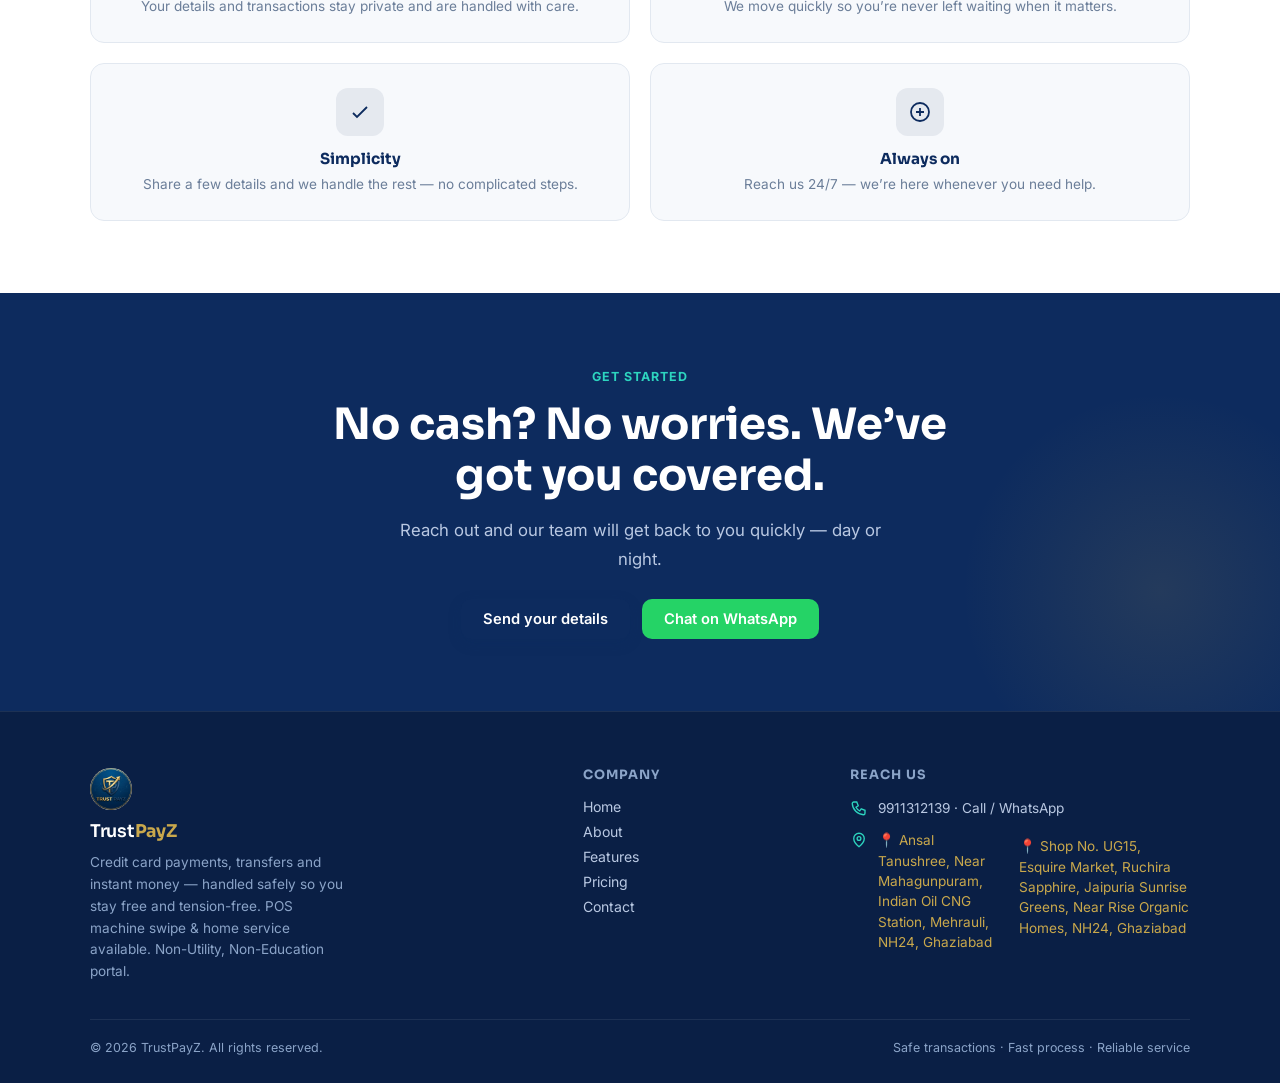
<file: about.html>
<!DOCTYPE html>
<html lang="en">
<head>
<meta charset="UTF-8">
<meta name="viewport" content="width=device-width, initial-scale=1.0">
<title>About TrustPayZ — Trusted Credit Card Service Ghaziabad | 24/7</title>
<meta name="description" content="About TrustPayZ — a simple, trusted way to handle your credit card in Ghaziabad. Turn your limit into funds, clear bills on time, card to card transfers. Safe, 24/7.">
<meta name="keywords" content="TrustPayZ, TrustPayZ Ghaziabad, TrustPayZ credit card service, credit card to bank transfer Ghaziabad, credit card to cash Ghaziabad, credit card to cash Delhi, credit card to cash Faridabad, credit card to cash Gurugram, credit card to cash Greater Noida, credit card bill payment Noida, credit card se bank transfer, emergency money credit card, credit card bill payment without money, home service credit card payment">
<meta name="robots" content="index, follow, max-snippet:-1, max-image-preview:large">
<meta name="author" content="TrustPayZ">
<meta name="google-site-verification" content="Iqjz56xpflcFmqf6qWwyQDgr4alzAd6aOWksO4uBt1Y">
<meta name="application-name" content="TrustPayZ">
<meta name="apple-mobile-web-app-title" content="TrustPayZ">
<meta name="og:brand" content="TrustPayZ">
<meta name="copyright" content="TrustPayZ">
<meta name="publisher" content="TrustPayZ">
<meta name="theme-color" content="#0D2B5E">
<meta name="geo.region" content="IN-UP">
<meta name="geo.placename" content="Ghaziabad">
<meta name="geo.position" content="28.6692;77.4538">
<meta name="ICBM" content="28.6692, 77.4538">
<link rel="canonical" href="https://trustpayz.in/about.html">
<!-- Open Graph -->
<meta property="og:type" content="website">
<meta property="og:title" content="About TrustPayZ — Trusted Credit Card Service Ghaziabad">
<meta property="og:description" content="Learn about TrustPayZ — Ghaziabad's trusted credit card transfer and bill payment service. Safe, 24/7, serving Delhi NCR.">
<meta property="og:url" content="https://trustpayz.in/about.html">
<meta property="og:site_name" content="TrustPayZ">
<meta property="og:image" content="https://trustpayz.in/assets/logo.png">
<meta property="og:locale" content="en_IN">
<!-- Twitter -->
<meta name="twitter:card" content="summary_large_image">
<meta name="twitter:title" content="About TrustPayZ — Trusted Credit Card Service Ghaziabad">
<meta name="twitter:description" content="Learn about TrustPayZ — Ghaziabad's trusted credit card transfer and bill payment service. Safe, 24/7, serving Delhi NCR.">
<meta name="twitter:image" content="https://trustpayz.in/assets/logo.png">
<link rel="preconnect" href="https://fonts.googleapis.com">
<link rel="preconnect" href="https://fonts.gstatic.com" crossorigin>
<link href="https://fonts.googleapis.com/css2?family=Sora:wght@400;500;600;700;800&family=Inter:wght@400;450;500;600&display=swap" rel="stylesheet">
<link rel="stylesheet" href="assets/styles.css">
<link rel="stylesheet" href="assets/enhance.css">
<link rel="icon" type="image/png" href="assets/favicon.png">
</head>
<body>
<header class="nav" id="nav">
  <div class="wrap nav-in">
    <a href="index.html" class="brand">
      <img class="brand-mark" src="assets/logo.png" alt="TrustPayZ logo" width="40" height="40">
      <span class="brand-name">Trust<b>PayZ</b></span>
    </a>
    <nav class="nav-links" id="links"><a href="index.html">Home</a><a href="about.html" aria-current="page">About</a><a href="features.html">Features</a><a href="pricing.html">Pricing</a><a href="contact.html">Contact</a></nav>
    <div class="nav-act">
      <a href="https://wa.me/919911312139" class="btn btn-ghost" target="_blank" rel="noopener">WhatsApp</a>
      <a href="contact.html#apply" class="btn btn-primary">Get instant money</a>
    </div>
    <button class="burger" id="burger" aria-label="Menu">☰</button>
  </div>
</header>
<section class="subhero">
  <div class="aurora"><i class="b1"></i><i class="b2"></i></div>
  <div class="wrap">
    <span class="eyebrow">About us</span>
    <h1>Money help, when you need it most</h1>
    <p>TrustPayZ exists to take the stress out of credit cards &mdash; safely turning your limit into usable funds and keeping your bills on time.</p>
    <div class="crumb"><a href="index.html">Home</a> / About</div>
  </div>
</section>

<section class="blk">
  <div class="wrap split">
    <div class="rv">
      <span class="eyebrow">Who we are</span>
      <h2 style="font-size:clamp(1.8rem,3.2vw,2.4rem);font-weight:700;color:var(--navy);margin:14px 0 16px">A simple, trusted way to handle your card</h2>
      <p class="lead-p">Life doesn&rsquo;t always line up with due dates. TrustPayZ helps you turn your credit card limit into cash in your bank, clear your card bills on time, and move money between cards &mdash; without the running around.</p>
      <p style="color:var(--muted)">Whether it&rsquo;s an emergency, a big expense, or simply staying ahead of a payment, we make it safe, quick and simple &mdash; on the spot or fully digital.</p>
      <ul class="ticklist">
        <li><svg viewBox="0 0 24 24"><path d="M20 6L9 17l-5-5"/></svg> Turn your card limit into bank funds</li>
        <li><svg viewBox="0 0 24 24"><path d="M20 6L9 17l-5-5"/></svg> Clear card bills on time &mdash; no late fees</li>
        <li><svg viewBox="0 0 24 24"><path d="M20 6L9 17l-5-5"/></svg> Card-to-card transfers, done in minutes</li>
        <li><svg viewBox="0 0 24 24"><path d="M20 6L9 17l-5-5"/></svg> In-person swipe or fully digital</li>
      </ul>
    </div>
    <div class="rv">
      <div class="visual-card">
        <div class="vc-row"><div class="vc-ic"><svg viewBox="0 0 24 24" fill="none"><rect x="2" y="5" width="20" height="14" rx="2.5"/><path d="M2 10h20"/></svg></div><div><div class="vc-t">Pay your bills</div><div class="vc-s">On time, every time</div></div></div>
        <div class="vc-row"><div class="vc-ic"><svg viewBox="0 0 24 24" fill="none"><path d="M3 7h13l-3-3M21 17H8l3 3"/><rect x="2" y="9.5" width="20" height="5" rx="1.5"/></svg></div><div><div class="vc-t">Card to bank</div><div class="vc-s">Funds when you need them</div></div></div>
        <div class="vc-row"><div class="vc-ic"><svg viewBox="0 0 24 24" fill="none"><rect x="2" y="4" width="14" height="9" rx="2"/><rect x="8" y="11" width="14" height="9" rx="2"/></svg></div><div><div class="vc-t">Card to card</div><div class="vc-s">Any card to any card</div></div></div>
        <div class="vc-row"><div class="vc-ic"><svg viewBox="0 0 24 24" fill="none"><path d="M12 3l7 3v6c0 5-3.5 8.5-7 10-3.5-1.5-7-5-7-10V6l7-3z"/><path d="M9 12l2 2 4-4"/></svg></div><div><div class="vc-t">Safe &amp; confidential</div><div class="vc-s">Handled with care</div></div></div>
      </div>
    </div>
  </div>
</section>

<section class="blk" style="padding-top:0">
  <div class="wrap statband">
    <div class="statbox rv"><div class="v">&#8377;50L</div><div class="l">Handled per request, up to</div></div>
    <div class="statbox rv"><div class="v">24/7</div><div class="l">Always reachable</div></div>
    <div class="statbox rv"><div class="v">100%</div><div class="l">Safe &amp; confidential</div></div>
  </div>
</section>

<section class="blk why">
  <div class="wrap">
    <div class="head rv"><span class="eyebrow">What we stand for</span><h2>How we keep it tension-free</h2></div>
    <div class="why-grid">
      <div class="wcard rv"><div class="wi"><svg viewBox="0 0 24 24" fill="none"><path d="M12 3l7 3v6c0 5-3.5 8.5-7 10-3.5-1.5-7-5-7-10V6l7-3z"/><path d="M9 12l2 2 4-4"/></svg></div><h3>Security first</h3><p>Your details and transactions stay private and are handled with care.</p></div>
      <div class="wcard rv"><div class="wi"><svg viewBox="0 0 24 24" fill="none"><path d="M13 2L3 14h7l-1 8 10-12h-7l1-8z"/></svg></div><h3>Speed</h3><p>We move quickly so you&rsquo;re never left waiting when it matters.</p></div>
      <div class="wcard rv"><div class="wi"><svg viewBox="0 0 24 24" fill="none"><path d="M5 13l4 4L19 7"/></svg></div><h3>Simplicity</h3><p>Share a few details and we handle the rest &mdash; no complicated steps.</p></div>
      <div class="wcard rv"><div class="wi"><svg viewBox="0 0 24 24" fill="none"><circle cx="12" cy="12" r="9"/><path d="M12 8v8M8 12h8"/></svg></div><h3>Always on</h3><p>Reach us 24/7 &mdash; we&rsquo;re here whenever you need help.</p></div>
    </div>
  </div>
</section>
<section class="blk cta">
  <div class="aurora"><i class="b2"></i></div>
  <div class="wrap" style="position:relative;z-index:2;text-align:center">
    <span class="eyebrow" style="justify-content:center;color:var(--teal)">Get started</span>
    <h2 style="font-size:clamp(2rem,3.5vw,2.7rem);font-weight:700;margin:14px auto 14px;max-width:640px">No cash? No worries. We&rsquo;ve got you covered.</h2>
    <p class="lead" style="color:#B9C8E2;max-width:520px;margin:0 auto 26px">Reach out and our team will get back to you quickly &mdash; day or night.</p>
    <div style="display:flex;gap:12px;justify-content:center;flex-wrap:wrap">
      <a href="contact.html#apply" class="btn btn-primary">Send your details</a>
      <a href="https://wa.me/919911312139" class="btn btn-wa" target="_blank" rel="noopener">Chat on WhatsApp</a>
    </div>
  </div>
</section>
<footer id="contact-foot">
  <div class="wrap">
    <div class="fgrid">
      <div class="fbrand"><img src="assets/logo.png" alt="TrustPayZ" class="flogo"><span class="brand-name">Trust<b>PayZ</b></span><p>Credit card payments, transfers and instant money — handled safely so you stay free and tension-free. POS machine swipe &amp; home service available. Non-Utility, Non-Education portal.</p></div>
      <div><h4>Company</h4><a href="index.html">Home</a><a href="about.html">About</a><a href="features.html">Features</a><a href="pricing.html">Pricing</a><a href="contact.html">Contact</a></div>
      <div><h4>Reach us</h4>
        <div class="cline"><svg viewBox="0 0 24 24" fill="none" stroke="#2DD4BF" stroke-width="1.8"><path d="M5 4h4l2 5-3 2a11 11 0 005 5l2-3 5 2v4a2 2 0 01-2 2A16 16 0 013 6a2 2 0 012-2z"/></svg><a href="https://wa.me/919911312139" target="_blank" rel="noopener">9911312139 · Call / WhatsApp</a></div>
        <div class="cline"><svg viewBox="0 0 24 24" fill="none" stroke="#2DD4BF" stroke-width="1.8"><path d="M12 21s7-5.4 7-11a7 7 0 10-14 0c0 5.6 7 11 7 11z"/><circle cx="12" cy="10" r="2.5"/></svg><p><a href="https://maps.google.com/?q=Ansal+Tanushree+Mahagunpuram+Mehrauli+NH24+Ghaziabad" target="_blank" rel="noopener" style="color:#C9A84C">📍 Ansal Tanushree, Near Mahagunpuram, Indian Oil CNG Station, Mehrauli, NH24, Ghaziabad</a></p><p style="margin-top:6px"><a href="https://maps.google.com/?q=Esquire+Market+Ruchira+Sapphire+Jaipuria+Sunrise+Greens+NH24+Ghaziabad" target="_blank" rel="noopener" style="color:#C9A84C">📍 Shop No. UG15, Esquire Market, Ruchira Sapphire, Jaipuria Sunrise Greens, Near Rise Organic Homes, NH24, Ghaziabad</a></p></div>
      </div>
    </div>
    <div class="fbot"><span>© 2026 TrustPayZ. All rights reserved.</span><span>Safe transactions · Fast process · Reliable service</span></div>
  </div>
</footer>
<a href="https://wa.me/919911312139" class="wa-float" target="_blank" rel="noopener" aria-label="Chat with us on WhatsApp">
  <svg viewBox="0 0 32 32" fill="#fff" aria-hidden="true"><path d="M16 3C9 3 3.5 8.5 3.5 15.5c0 2.4.7 4.7 1.9 6.7L3 29l7-1.8c1.9 1 4 1.6 6 1.6 7 0 12.5-5.5 12.5-12.5S23 3 16 3zm0 22.8c-1.9 0-3.7-.5-5.3-1.4l-.4-.2-4.1 1.1 1.1-4-.3-.4c-1-1.6-1.6-3.5-1.6-5.5C5.5 9.8 10.2 5.2 16 5.2S26.5 9.8 26.5 15.5 21.8 25.8 16 25.8zm6-7.7c-.3-.2-1.9-1-2.2-1.1-.3-.1-.5-.2-.7.2-.2.3-.8 1-1 1.2-.2.2-.4.2-.7.1-.3-.2-1.4-.5-2.6-1.6-1-.9-1.6-1.9-1.8-2.3-.2-.3 0-.5.1-.7.1-.1.3-.4.5-.6.1-.2.2-.3.3-.5.1-.2 0-.4 0-.6 0-.2-.7-1.7-1-2.3-.3-.6-.5-.5-.7-.5h-.6c-.2 0-.5.1-.8.4-.3.3-1 1-1 2.5s1.1 2.9 1.2 3.1c.2.2 2.1 3.3 5.1 4.6.7.3 1.3.5 1.7.6.7.2 1.4.2 1.9.1.6-.1 1.9-.8 2.1-1.5.3-.7.3-1.4.2-1.5-.1-.2-.3-.2-.6-.4z"/></svg>
</a>
<script src="assets/main.js"></script>
<script src="assets/enhance.js" defer></script>
<script src="assets/seo.js" defer></script>
</body>
</html>
</file>
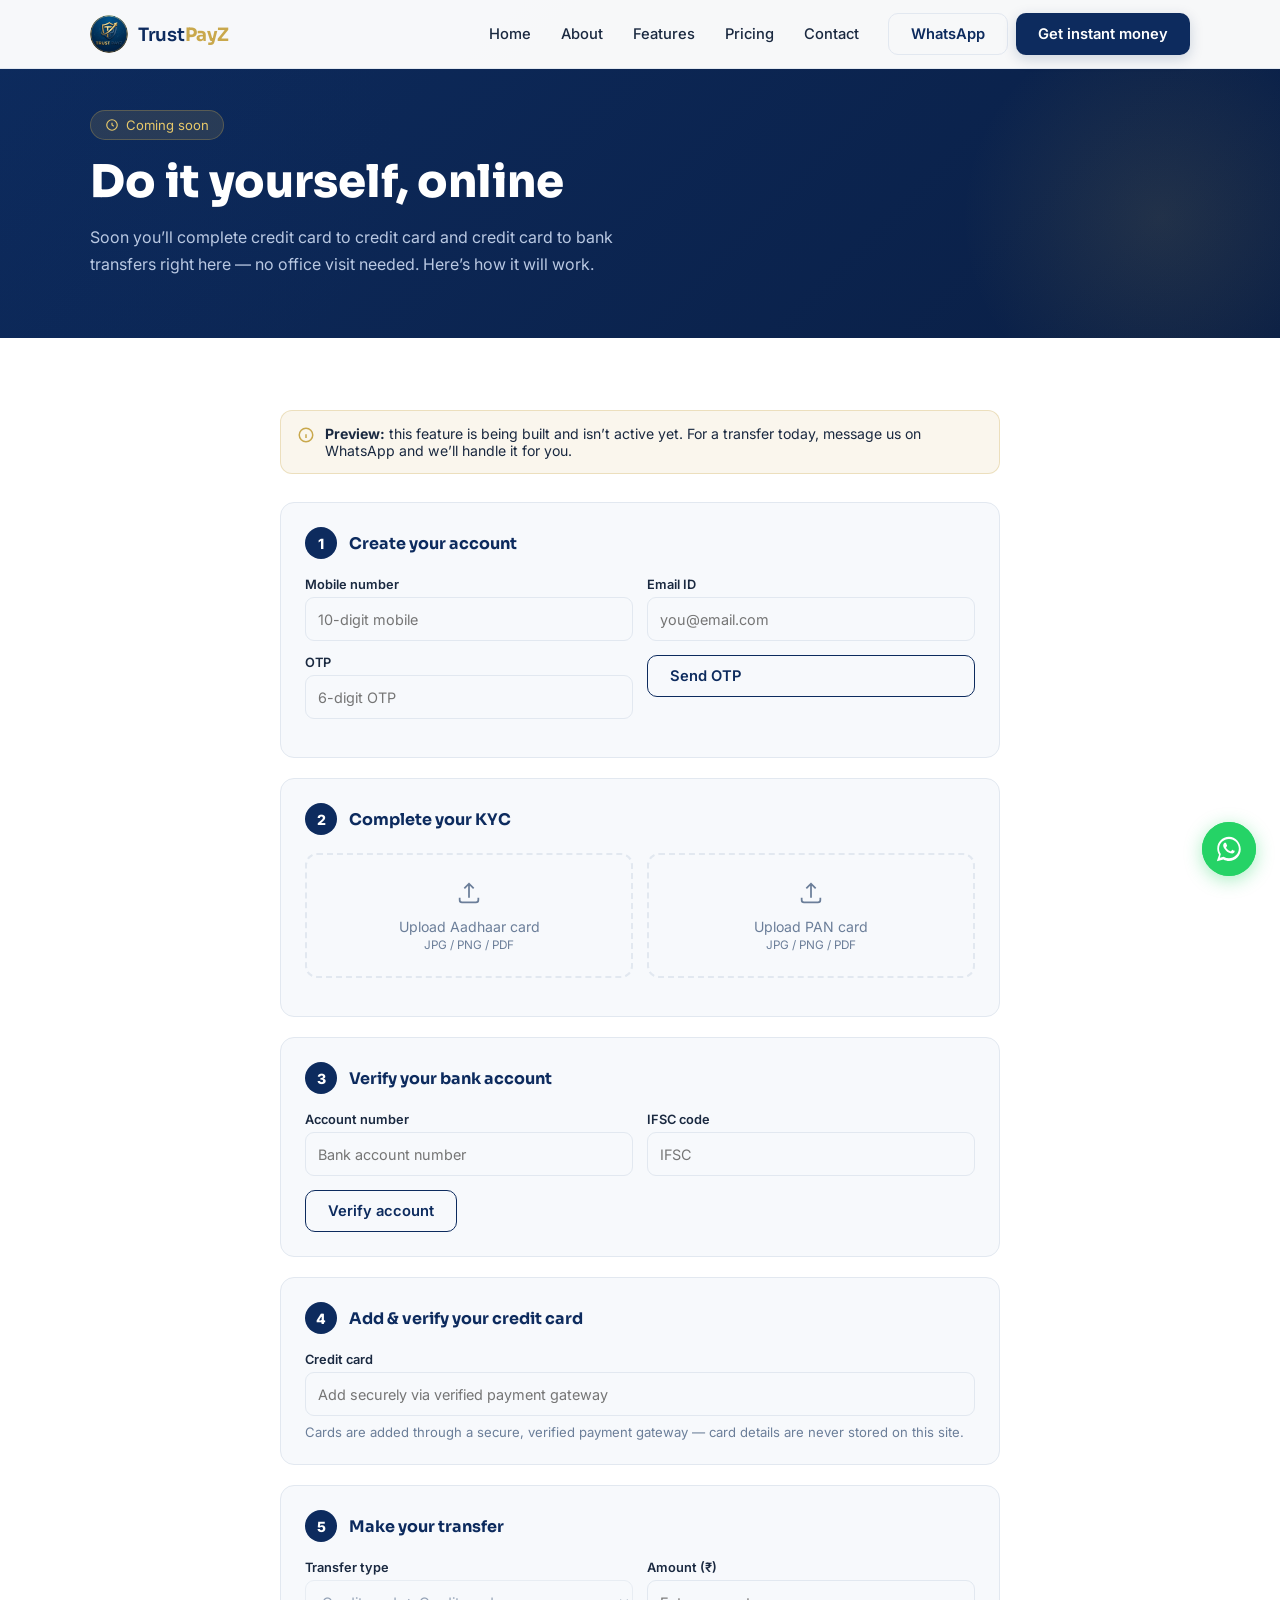
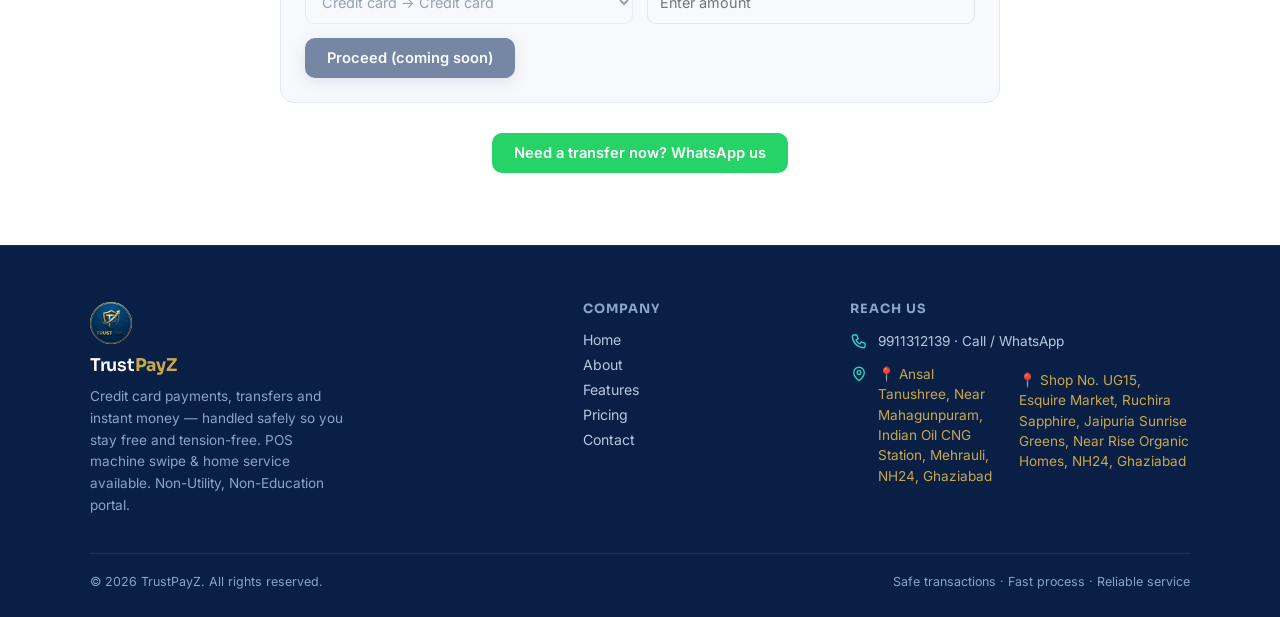
<file: account.html>
<!DOCTYPE html>
<html lang="en">
<head>
<meta charset="UTF-8">
<meta name="application-name" content="TrustPayZ">
<meta name="apple-mobile-web-app-title" content="TrustPayZ">
<meta name="og:brand" content="TrustPayZ">
<meta name="copyright" content="TrustPayZ">
<meta name="publisher" content="TrustPayZ">
<meta name="theme-color" content="#0D2B5E">
<meta name="viewport" content="width=device-width, initial-scale=1.0">
<title>TrustPayZ — Self-service transfers (coming soon)</title>
<meta name="description" content="TrustPayZ self-service transfers — coming soon. Soon you will be able to do credit card to card and card to bank transfers online yourself.">
<link rel="preconnect" href="https://fonts.googleapis.com">
<link rel="preconnect" href="https://fonts.gstatic.com" crossorigin>
<link href="https://fonts.googleapis.com/css2?family=Sora:wght@400;500;600;700;800&family=Inter:wght@400;450;500;600&display=swap" rel="stylesheet">
<link rel="stylesheet" href="assets/styles.css">
<link rel="stylesheet" href="assets/enhance.css">
<link rel="icon" type="image/png" href="assets/favicon.png">
</head>
<body>
<header class="nav" id="nav">
  <div class="wrap nav-in">
    <a href="index.html" class="brand">
      <img class="brand-mark" src="assets/logo.png" alt="TrustPayZ logo" width="40" height="40">
      <span class="brand-name">Trust<b>PayZ</b></span>
    </a>
    <nav class="nav-links" id="links"><a href="index.html">Home</a><a href="about.html">About</a><a href="features.html">Features</a><a href="pricing.html">Pricing</a><a href="contact.html">Contact</a></nav>
    <div class="nav-act">
      <a href="https://wa.me/919911312139" class="btn btn-ghost" target="_blank" rel="noopener">WhatsApp</a>
      <a href="contact.html#apply" class="btn btn-primary">Get instant money</a>
    </div>
    <button class="burger" id="burger" aria-label="Menu">☰</button>
  </div>
</header>
<section class="subhero">
  <div class="aurora"><i class="b1"></i><i class="b2"></i></div>
  <div class="wrap">
    <span class="cs-badge"><svg viewBox="0 0 24 24"><circle cx="12" cy="12" r="9"/><path d="M12 8v4l3 2"/></svg> Coming soon</span>
    <h1 style="margin-top:16px">Do it yourself, online</h1>
    <p>Soon you&rsquo;ll complete credit card to credit card and credit card to bank transfers right here &mdash; no office visit needed. Here&rsquo;s how it will work.</p>
  </div>
</section>

<!-- =========================================================
     SELF-SERVICE FLOW — SCAFFOLD FOR DEVELOPER
     This page is a front-end preview only. All inputs are disabled.
     See DEVELOPER-NOTES.md for what to wire up at each step.
     Not linked in the main nav until the feature is live.
========================================================= -->
<section class="blk">
  <div class="wrap" style="max-width:760px">
    <div class="preview-banner"><svg viewBox="0 0 24 24"><circle cx="12" cy="12" r="9"/><path d="M12 11v5M12 7.6h.01"/></svg><span><b>Preview:</b> this feature is being built and isn&rsquo;t active yet. For a transfer today, message us on WhatsApp and we&rsquo;ll handle it for you.</span></div>

    <!-- STEP 1 — developer: send OTP to mobile, verify email, create user account/session -->
    <div class="step-card">
      <div class="sc-head"><span class="sc-num">1</span><h3>Create your account</h3></div>
      <div class="arow">
        <div class="afield"><label>Mobile number</label><input type="tel" placeholder="10-digit mobile" disabled></div>
        <div class="afield"><label>Email ID</label><input type="email" placeholder="you@email.com" disabled></div>
      </div>
      <div class="arow">
        <div class="afield"><label>OTP</label><input type="text" placeholder="6-digit OTP" disabled></div>
        <div class="afield" style="display:flex;align-items:flex-end"><button class="btn btn-line" style="width:100%" disabled>Send OTP</button></div>
      </div>
    </div>

    <!-- STEP 2 — developer: secure upload + storage, Aadhaar masking + consent, verify via KYC provider -->
    <div class="step-card">
      <div class="sc-head"><span class="sc-num">2</span><h3>Complete your KYC</h3></div>
      <div class="arow">
        <div class="upload"><svg viewBox="0 0 24 24" fill="none"><path d="M12 16V4M8 8l4-4 4 4"/><path d="M4 16v2a2 2 0 002 2h12a2 2 0 002-2v-2"/></svg><div>Upload Aadhaar card</div><small>JPG / PNG / PDF</small></div>
        <div class="upload"><svg viewBox="0 0 24 24" fill="none"><path d="M12 16V4M8 8l4-4 4 4"/><path d="M4 16v2a2 2 0 002 2h12a2 2 0 002-2v-2"/></svg><div>Upload PAN card</div><small>JPG / PNG / PDF</small></div>
      </div>
    </div>

    <!-- STEP 3 — developer: penny-drop / bank-verification API, confirm account-holder name match -->
    <div class="step-card">
      <div class="sc-head"><span class="sc-num">3</span><h3>Verify your bank account</h3></div>
      <div class="arow">
        <div class="afield"><label>Account number</label><input placeholder="Bank account number" disabled></div>
        <div class="afield"><label>IFSC code</label><input placeholder="IFSC" disabled></div>
      </div>
      <button class="btn btn-line" disabled>Verify account</button>
    </div>

    <!-- STEP 4 — developer: DO NOT store raw card data. Add & verify cards through a PCI-DSS compliant gateway / tokenization provider only. -->
    <div class="step-card">
      <div class="sc-head"><span class="sc-num">4</span><h3>Add &amp; verify your credit card</h3></div>
      <div class="afield"><label>Credit card</label><input placeholder="Add securely via verified payment gateway" disabled></div>
      <p style="font-size:.82rem;color:var(--muted);margin-top:8px">Cards are added through a secure, verified payment gateway &mdash; card details are never stored on this site.</p>
    </div>

    <!-- STEP 5 — developer: connect licensed payment rails, apply pricing (see pricing page), store transaction IDs -->
    <div class="step-card">
      <div class="sc-head"><span class="sc-num">5</span><h3>Make your transfer</h3></div>
      <div class="arow">
        <div class="afield"><label>Transfer type</label><select disabled><option>Credit card &rarr; Credit card</option><option>Credit card &rarr; Bank account</option></select></div>
        <div class="afield"><label>Amount (&#8377;)</label><input placeholder="Enter amount" disabled></div>
      </div>
      <button class="btn btn-primary" style="opacity:.55" disabled>Proceed (coming soon)</button>
    </div>

    <div style="text-align:center;margin-top:30px">
      <a href="https://wa.me/919911312139" class="btn btn-wa" target="_blank" rel="noopener">Need a transfer now? WhatsApp us</a>
    </div>
  </div>
</section>

<footer id="contact-foot">
  <div class="wrap">
    <div class="fgrid">
      <div class="fbrand"><img src="assets/logo.png" alt="TrustPayZ" class="flogo"><span class="brand-name">Trust<b>PayZ</b></span><p>Credit card payments, transfers and instant money — handled safely so you stay free and tension-free. POS machine swipe &amp; home service available. Non-Utility, Non-Education portal.</p></div>
      <div><h4>Company</h4><a href="index.html">Home</a><a href="about.html">About</a><a href="features.html">Features</a><a href="pricing.html">Pricing</a><a href="contact.html">Contact</a></div>
      <div><h4>Reach us</h4>
        <div class="cline"><svg viewBox="0 0 24 24" fill="none" stroke="#2DD4BF" stroke-width="1.8"><path d="M5 4h4l2 5-3 2a11 11 0 005 5l2-3 5 2v4a2 2 0 01-2 2A16 16 0 013 6a2 2 0 012-2z"/></svg><a href="https://wa.me/919911312139" target="_blank" rel="noopener">9911312139 · Call / WhatsApp</a></div>
        <div class="cline"><svg viewBox="0 0 24 24" fill="none" stroke="#2DD4BF" stroke-width="1.8"><path d="M12 21s7-5.4 7-11a7 7 0 10-14 0c0 5.6 7 11 7 11z"/><circle cx="12" cy="10" r="2.5"/></svg><p><a href="https://maps.google.com/?q=Ansal+Tanushree+Mahagunpuram+Mehrauli+NH24+Ghaziabad" target="_blank" rel="noopener" style="color:#C9A84C">📍 Ansal Tanushree, Near Mahagunpuram, Indian Oil CNG Station, Mehrauli, NH24, Ghaziabad</a></p><p style="margin-top:6px"><a href="https://maps.google.com/?q=Esquire+Market+Ruchira+Sapphire+Jaipuria+Sunrise+Greens+NH24+Ghaziabad" target="_blank" rel="noopener" style="color:#C9A84C">📍 Shop No. UG15, Esquire Market, Ruchira Sapphire, Jaipuria Sunrise Greens, Near Rise Organic Homes, NH24, Ghaziabad</a></p></div>
      </div>
    </div>
    <div class="fbot"><span>© 2026 TrustPayZ. All rights reserved.</span><span>Safe transactions · Fast process · Reliable service</span></div>
  </div>
</footer>
<a href="https://wa.me/919911312139" class="wa-float" target="_blank" rel="noopener" aria-label="Chat with us on WhatsApp">
  <svg viewBox="0 0 32 32" fill="#fff" aria-hidden="true"><path d="M16 3C9 3 3.5 8.5 3.5 15.5c0 2.4.7 4.7 1.9 6.7L3 29l7-1.8c1.9 1 4 1.6 6 1.6 7 0 12.5-5.5 12.5-12.5S23 3 16 3zm0 22.8c-1.9 0-3.7-.5-5.3-1.4l-.4-.2-4.1 1.1 1.1-4-.3-.4c-1-1.6-1.6-3.5-1.6-5.5C5.5 9.8 10.2 5.2 16 5.2S26.5 9.8 26.5 15.5 21.8 25.8 16 25.8zm6-7.7c-.3-.2-1.9-1-2.2-1.1-.3-.1-.5-.2-.7.2-.2.3-.8 1-1 1.2-.2.2-.4.2-.7.1-.3-.2-1.4-.5-2.6-1.6-1-.9-1.6-1.9-1.8-2.3-.2-.3 0-.5.1-.7.1-.1.3-.4.5-.6.1-.2.2-.3.3-.5.1-.2 0-.4 0-.6 0-.2-.7-1.7-1-2.3-.3-.6-.5-.5-.7-.5h-.6c-.2 0-.5.1-.8.4-.3.3-1 1-1 2.5s1.1 2.9 1.2 3.1c.2.2 2.1 3.3 5.1 4.6.7.3 1.3.5 1.7.6.7.2 1.4.2 1.9.1.6-.1 1.9-.8 2.1-1.5.3-.7.3-1.4.2-1.5-.1-.2-.3-.2-.6-.4z"/></svg>
</a>
<script src="assets/main.js"></script>
<script src="assets/enhance.js" defer></script>
</body>
</html>
</file>
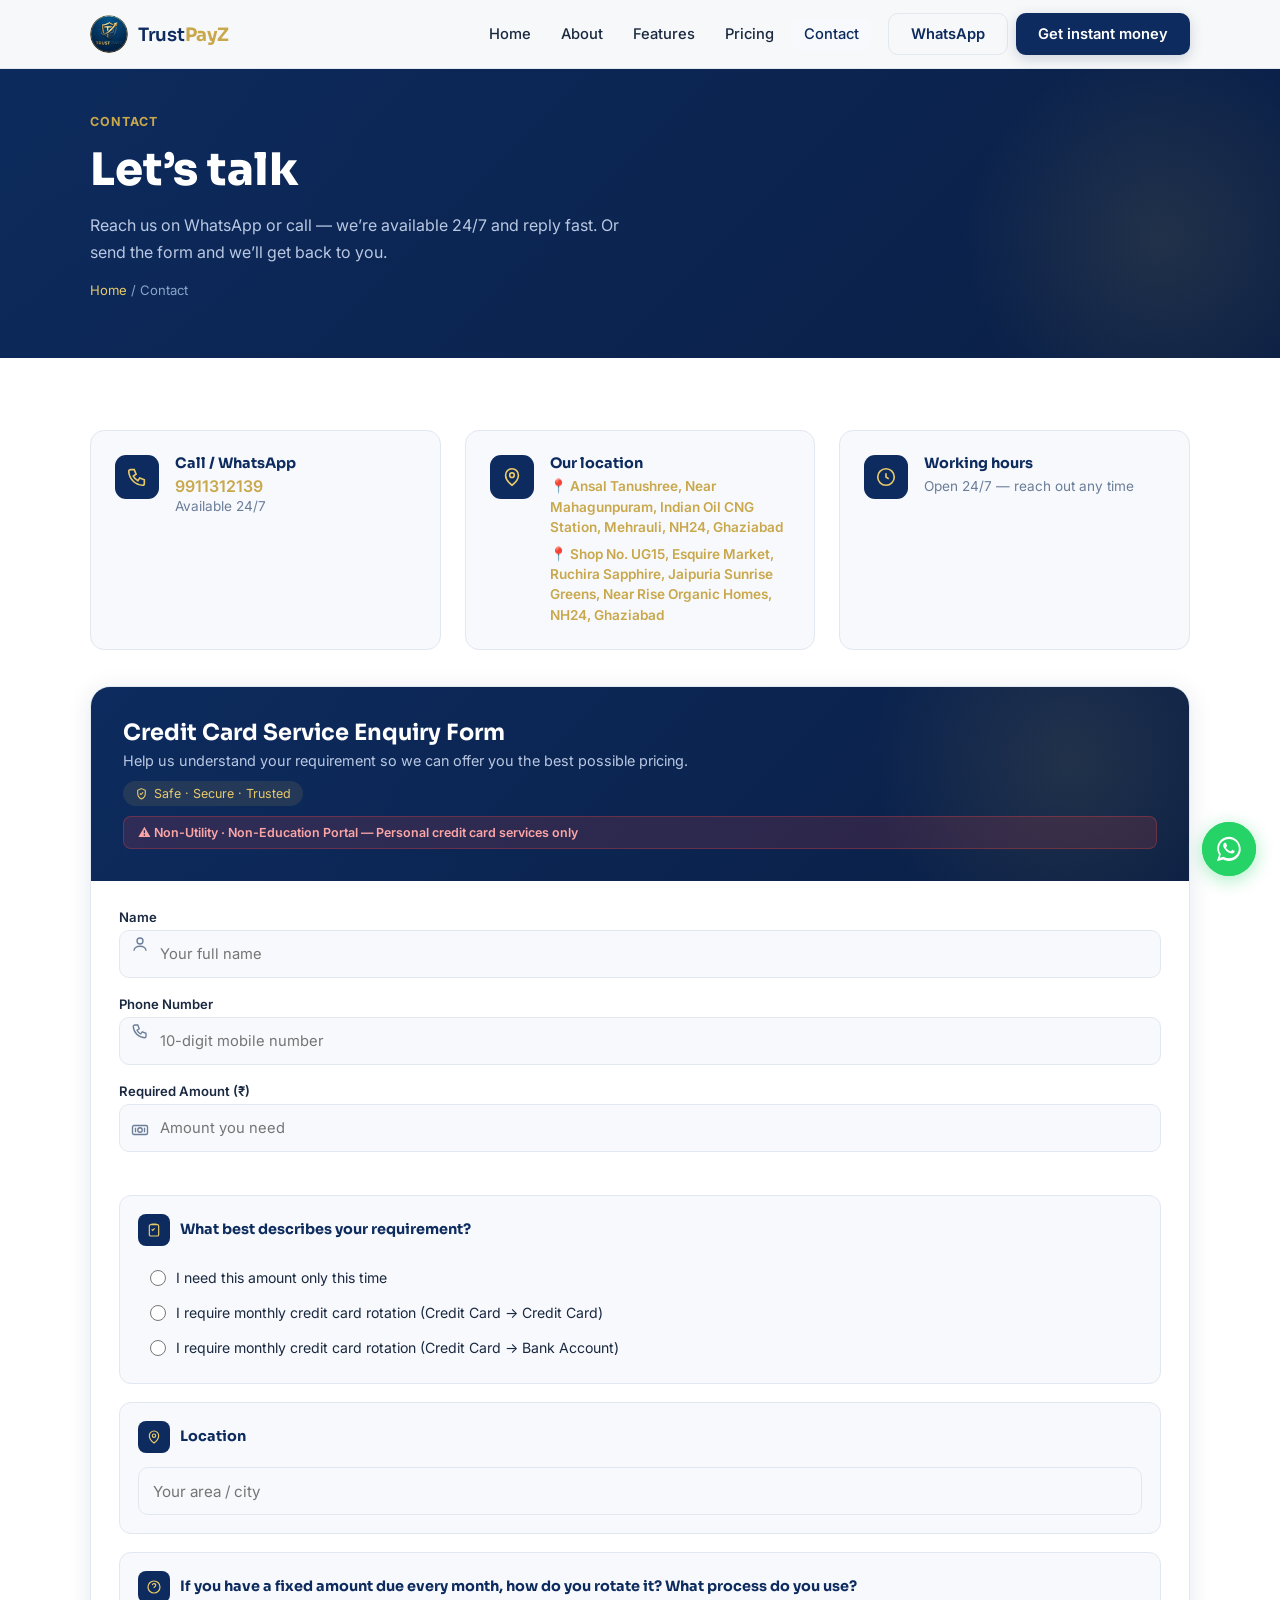
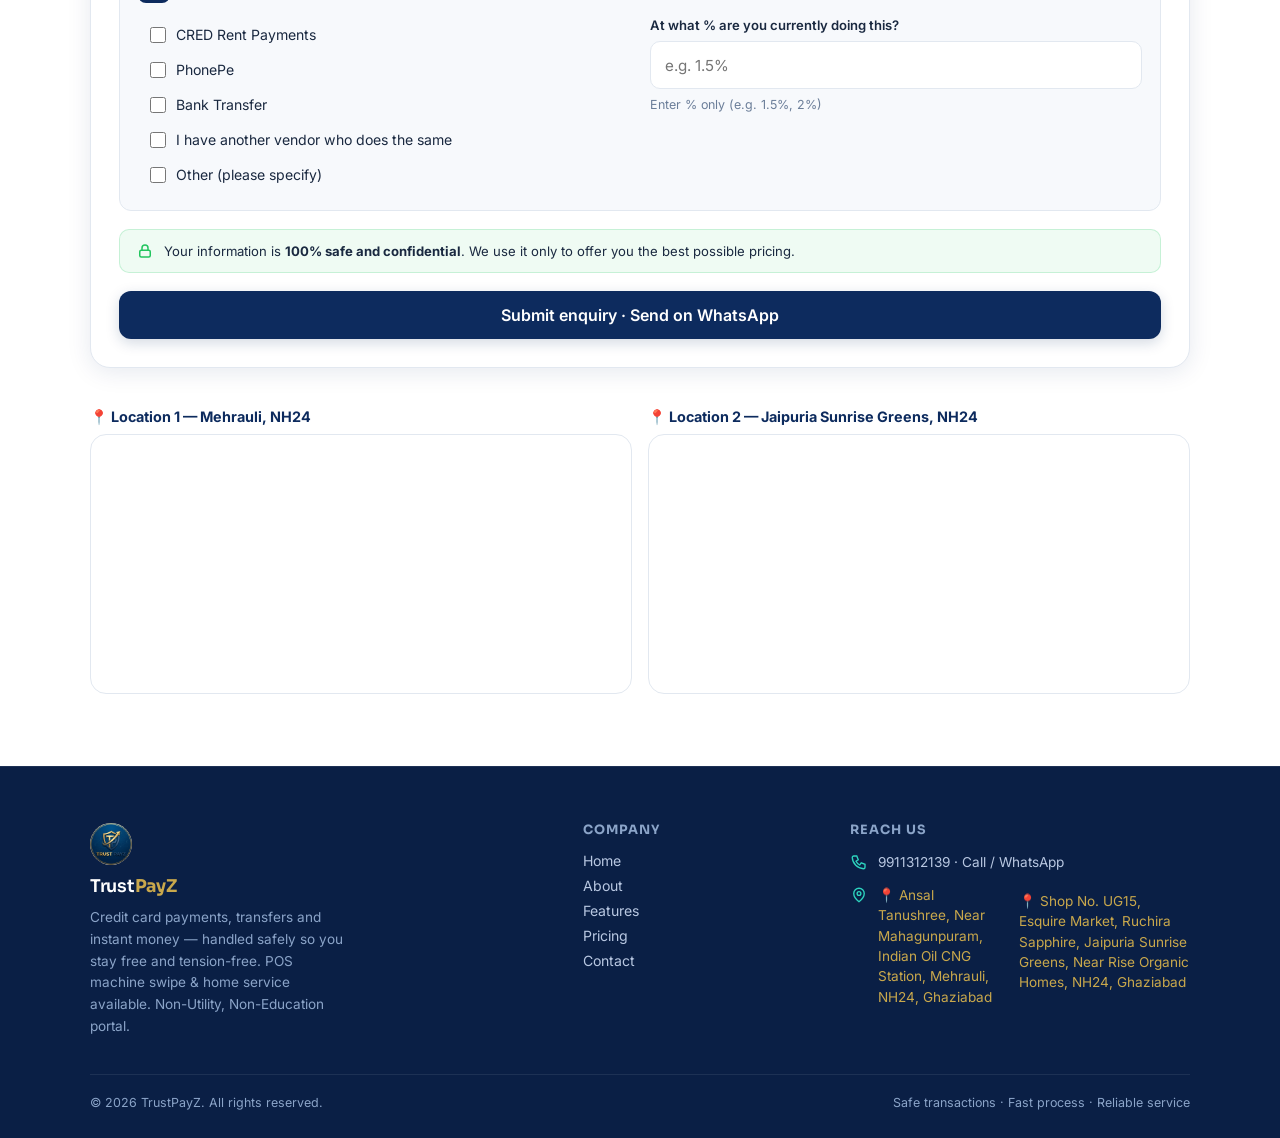
<file: contact.html>
<!DOCTYPE html>
<html lang="en">
<head>
<meta charset="UTF-8">
<meta name="viewport" content="width=device-width, initial-scale=1.0">
<title>Contact TrustPayZ — WhatsApp 9911312139 | Ghaziabad Credit Card Service</title>
<meta name="description" content="Contact TrustPayZ 24/7 on WhatsApp or call 9911312139. Two locations in Ghaziabad: Mehrauli NH24 and Jaipuria Sunrise Greens NH24. Credit card transfer and bill payment service.">
<meta name="keywords" content="credit card to cash near me, credit card payment service near me, credit card swipe shop near me, credit card to bank transfer near me, credit card to cash Indirapuram, credit card to cash Vaishali, credit card to cash Vasundhara, credit card to cash Crossing Republik, credit card to cash Raj Nagar, credit card payment Kaushambi, credit card to cash Sector 62 Noida, credit card to cash Sector 18 Noida, credit card payment Noida Extension, home service credit card Ghaziabad, WhatsApp 9911312139 TrustPayZ, credit card swipe POS Ghaziabad">
<meta name="robots" content="index, follow, max-snippet:-1, max-image-preview:large">
<meta name="author" content="TrustPayZ">
<meta name="google-site-verification" content="Iqjz56xpflcFmqf6qWwyQDgr4alzAd6aOWksO4uBt1Y">
<meta name="application-name" content="TrustPayZ">
<meta name="apple-mobile-web-app-title" content="TrustPayZ">
<meta name="og:brand" content="TrustPayZ">
<meta name="copyright" content="TrustPayZ">
<meta name="publisher" content="TrustPayZ">
<meta name="theme-color" content="#0D2B5E">
<meta name="geo.region" content="IN-UP">
<meta name="geo.placename" content="Ghaziabad">
<meta name="geo.position" content="28.6692;77.4538">
<meta name="ICBM" content="28.6692, 77.4538">
<link rel="canonical" href="https://trustpayz.in/contact.html">
<!-- Open Graph -->
<meta property="og:type" content="website">
<meta property="og:title" content="Contact TrustPayZ — 24/7 Credit Card Service Ghaziabad">
<meta property="og:description" content="Reach TrustPayZ 24/7 on WhatsApp 9911312139. Two locations in Ghaziabad. Credit card transfer and bill payment.">
<meta property="og:url" content="https://trustpayz.in/contact.html">
<meta property="og:site_name" content="TrustPayZ">
<meta property="og:image" content="https://trustpayz.in/assets/logo.png">
<meta property="og:locale" content="en_IN">
<!-- Twitter -->
<meta name="twitter:card" content="summary_large_image">
<meta name="twitter:title" content="Contact TrustPayZ — 24/7 Credit Card Service Ghaziabad">
<meta name="twitter:description" content="Reach TrustPayZ 24/7 on WhatsApp 9911312139. Two locations in Ghaziabad. Credit card transfer and bill payment.">
<meta name="twitter:image" content="https://trustpayz.in/assets/logo.png">
<meta property="og:type" content="website">
<meta property="og:title" content="Contact TrustPayZ — Credit Card Services Ghaziabad">
<meta property="og:description" content="Reach us 24/7 on WhatsApp or call 9911312139. Serving Ghaziabad and Delhi NCR.">
<meta property="og:url" content="https://trustpayz.in/contact.html">
<link rel="preconnect" href="https://fonts.googleapis.com">
<link rel="preconnect" href="https://fonts.gstatic.com" crossorigin>
<link href="https://fonts.googleapis.com/css2?family=Sora:wght@400;500;600;700;800&family=Inter:wght@400;450;500;600&display=swap" rel="stylesheet">
<link rel="stylesheet" href="assets/styles.css">
<link rel="stylesheet" href="assets/enhance.css">
<link rel="icon" type="image/png" href="assets/favicon.png">
</head>
<body>
<header class="nav" id="nav">
  <div class="wrap nav-in">
    <a href="index.html" class="brand">
      <img class="brand-mark" src="assets/logo.png" alt="TrustPayZ logo" width="40" height="40">
      <span class="brand-name">Trust<b>PayZ</b></span>
    </a>
    <nav class="nav-links" id="links"><a href="index.html">Home</a><a href="about.html">About</a><a href="features.html">Features</a><a href="pricing.html">Pricing</a><a href="contact.html" aria-current="page">Contact</a></nav>
    <div class="nav-act">
      <a href="https://wa.me/919911312139" class="btn btn-ghost" target="_blank" rel="noopener">WhatsApp</a>
      <a href="contact.html#apply" class="btn btn-primary">Get instant money</a>
    </div>
    <button class="burger" id="burger" aria-label="Menu">☰</button>
  </div>
</header>
<section class="subhero">
  <div class="aurora"><i class="b1"></i><i class="b2"></i></div>
  <div class="wrap">
    <span class="eyebrow">Contact</span>
    <h1>Let&rsquo;s talk</h1>
    <p>Reach us on WhatsApp or call &mdash; we&rsquo;re available 24/7 and reply fast. Or send the form and we&rsquo;ll get back to you.</p>
    <div class="crumb"><a href="index.html">Home</a> / Contact</div>
  </div>
</section>

<section class="blk" id="apply">
  <div class="wrap">
    <div class="statband" style="margin-bottom:36px">
      <div class="cbox rv"><div class="cic"><svg viewBox="0 0 24 24" fill="none"><path d="M5 4h4l2 5-3 2a11 11 0 005 5l2-3 5 2v4a2 2 0 01-2 2A16 16 0 013 6a2 2 0 012-2z"/></svg></div><div><h4>Call / WhatsApp</h4><a href="https://wa.me/919911312139" target="_blank" rel="noopener">9911312139</a><p>Available 24/7</p></div></div>
      <div class="cbox rv"><div class="cic"><svg viewBox="0 0 24 24" fill="none"><path d="M12 21s7-5.4 7-11a7 7 0 10-14 0c0 5.6 7 11 7 11z"/><circle cx="12" cy="10" r="2.5"/></svg></div><div><h4>Our location</h4><p><a href="https://maps.google.com/?q=Ansal+Tanushree+Mahagunpuram+Mehrauli+NH24+Ghaziabad" target="_blank" rel="noopener" style="color:#C9A84C">📍 Ansal Tanushree, Near Mahagunpuram, Indian Oil CNG Station, Mehrauli, NH24, Ghaziabad</a></p><p style="margin-top:6px"><a href="https://maps.google.com/?q=Esquire+Market+Ruchira+Sapphire+Jaipuria+Sunrise+Greens+NH24+Ghaziabad" target="_blank" rel="noopener" style="color:#C9A84C">📍 Shop No. UG15, Esquire Market, Ruchira Sapphire, Jaipuria Sunrise Greens, Near Rise Organic Homes, NH24, Ghaziabad</a></p></div></div>
      <div class="cbox rv"><div class="cic"><svg viewBox="0 0 24 24" fill="none"><circle cx="12" cy="12" r="9"/><path d="M12 8v4l3 2"/></svg></div><div><h4>Working hours</h4><p>Open 24/7 &mdash; reach out any time</p></div></div>
    </div>

    <div class="enquiry rv">
      <div class="enq-head">
        <div class="aurora"><i class="b1"></i><i class="b2"></i></div>
        <div class="wrap2">
          <h2>Credit Card Service Enquiry Form</h2>
          <p class="esub">Help us understand your requirement so we can offer you the best possible pricing.</p>
          <span class="safe"><svg viewBox="0 0 24 24"><path d="M12 3l7 3v6c0 5-3.5 8.5-7 10-3.5-1.5-7-5-7-10V6l7-3z"/><path d="M9 12l2 2 4-4"/></svg> Safe &middot; Secure &middot; Trusted</span>
          <div style="margin-top:10px;background:rgba(239,68,68,.15);border:1px solid rgba(239,68,68,.3);border-radius:8px;padding:8px 14px;font-size:.78rem;color:#FCA5A5;font-weight:600">⚠️ Non-Utility · Non-Education Portal — Personal credit card services only</div>
        </div>
      </div>
      <div class="enq-body">
        <div class="efield"><div class="eicon"><svg viewBox="0 0 24 24" fill="none"><circle cx="12" cy="8" r="4"/><path d="M4 21c0-4 4-6 8-6s8 2 8 6"/></svg></div><label for="eq-name">Name</label><input id="eq-name" type="text" placeholder="Your full name"></div>
        <div class="efield"><div class="eicon"><svg viewBox="0 0 24 24" fill="none"><path d="M5 4h4l2 5-3 2a11 11 0 005 5l2-3 5 2v4a2 2 0 01-2 2A16 16 0 013 6a2 2 0 012-2z"/></svg></div><label for="eq-phone">Phone Number</label><input id="eq-phone" type="tel" placeholder="10-digit mobile number"></div>
        <div class="efield"><div class="eicon"><svg viewBox="0 0 24 24" fill="none"><rect x="2" y="6" width="20" height="12" rx="2"/><circle cx="12" cy="12" r="3"/><path d="M6 9v6M18 9v6"/></svg></div><label for="eq-amount">Required Amount (₹)</label><input id="eq-amount" type="text" placeholder="Amount you need" oninput="showAmountInWords(this.value)">
        <div id="eq-amount-words" style="font-size:.82rem;color:var(--gold);font-weight:600;margin-top:5px;min-height:20px;padding-left:2px"></div></div>

        <div class="egroup">
          <div class="egroup-head"><div class="eicon"><svg viewBox="0 0 24 24" fill="none"><rect x="5" y="4" width="14" height="17" rx="2"/><path d="M9 4V3h6v1"/><path d="M8.5 11l1.5 1.5 3-3"/></svg></div><h3>What best describes your requirement?</h3></div>
          <label class="opt"><input type="radio" name="eq-req" value="Need this amount only this time"><span>I need this amount only this time</span></label>
          <label class="opt"><input type="radio" name="eq-req" value="Monthly rotation (Credit Card to Credit Card)"><span>I require monthly credit card rotation (Credit Card &rarr; Credit Card)</span></label>
          <label class="opt"><input type="radio" name="eq-req" value="Monthly rotation (Credit Card to Bank Account)"><span>I require monthly credit card rotation (Credit Card &rarr; Bank Account)</span></label>
        </div>

        <div class="egroup">
          <div class="egroup-head"><div class="eicon"><svg viewBox="0 0 24 24" fill="none"><path d="M12 21s7-5.4 7-11a7 7 0 10-14 0c0 5.6 7 11 7 11z"/><circle cx="12" cy="10" r="2.5"/></svg></div><h3>Location</h3></div>
          <input id="eq-location" type="text" placeholder="Your area / city" style="width:100%;height:48px;border-radius:10px;border:1px solid var(--line);background:var(--bg);padding:0 14px;font-size:.95rem;font-family:'Inter';color:var(--ink)">
        </div>

        <div class="egroup">
          <div class="egroup-head"><div class="eicon"><svg viewBox="0 0 24 24" fill="none"><circle cx="12" cy="12" r="9"/><path d="M9.6 9.2a2.5 2.5 0 113.7 2.4c-.8.5-1.3 1-1.3 1.9M12 17h.01"/></svg></div><h3>If you have a fixed amount due every month, how do you rotate it? What process do you use?</h3></div>
          <div class="erotate">
            <div class="rcol-l">
              <label class="opt"><input type="checkbox" name="eq-rotate" value="CRED Rent Payments"><span>CRED Rent Payments</span></label>
              <label class="opt"><input type="checkbox" name="eq-rotate" value="PhonePe"><span>PhonePe</span></label>
              <label class="opt"><input type="checkbox" name="eq-rotate" value="Bank Transfer"><span>Bank Transfer</span></label>
              <label class="opt"><input type="checkbox" name="eq-rotate" value="Another vendor does the same"><span>I have another vendor who does the same</span></label>
              <label class="opt"><input type="checkbox" name="eq-rotate" value="Other"><span>Other (please specify)</span></label>
              <div class="eother"><input id="eq-other" type="text" placeholder="Please specify"></div>
            </div>
            <div class="rcol-r">
              <label class="qlabel" for="eq-price">At what % are you currently doing this?</label>
              <div class="price-in">
                <input id="eq-price" type="text" placeholder="e.g. 1.5%">
              </div>
              <p class="hint">Enter % only — e.g. 1.5%, 2%</p>
            </div>
          </div>
        </div>

        <div class="enq-foot"><svg viewBox="0 0 24 24"><rect x="5" y="11" width="14" height="9" rx="2"/><path d="M8 11V8a4 4 0 018 0v3"/></svg><span>Your information is <b>100% safe and confidential</b>. We use it only to offer you the best possible pricing.</span></div>
        <button class="btn btn-primary enq-submit" id="eq-submit">Submit enquiry &middot; Send on WhatsApp</button>
      </div>
    </div>

    <div style="display:grid;grid-template-columns:1fr 1fr;gap:16px;margin-top:40px" class="rv">
      <div>
        <p style="font-weight:700;color:var(--navy);margin-bottom:8px;font-size:.9rem">📍 Location 1 — Mehrauli, NH24</p>
        <div style="border-radius:16px;overflow:hidden;border:1px solid var(--line);height:260px">
          <iframe loading="lazy" referrerpolicy="no-referrer-when-downgrade" src="https://maps.google.com/maps?q=Ansal+Tanushree+Mahagunpuram+Mehrauli+NH24+Ghaziabad&t=&z=15&ie=UTF8&iwloc=&output=embed" title="TrustPayZ Location 1" style="width:100%;height:100%;border:none"></iframe>
        </div>
      </div>
      <div>
        <p style="font-weight:700;color:var(--navy);margin-bottom:8px;font-size:.9rem">📍 Location 2 — Jaipuria Sunrise Greens, NH24</p>
        <div style="border-radius:16px;overflow:hidden;border:1px solid var(--line);height:260px">
          <iframe loading="lazy" referrerpolicy="no-referrer-when-downgrade" src="https://maps.google.com/maps?q=Esquire+Market+Ruchira+Sapphire+Jaipuria+Sunrise+Greens+NH24+Ghaziabad&t=&z=15&ie=UTF8&iwloc=&output=embed" title="TrustPayZ Location 2" style="width:100%;height:100%;border:none"></iframe>
        </div>
      </div>
    </div>
  </div>
</section>
<footer id="contact-foot">
  <div class="wrap">
    <div class="fgrid">
      <div class="fbrand"><img src="assets/logo.png" alt="TrustPayZ" class="flogo"><span class="brand-name">Trust<b>PayZ</b></span><p>Credit card payments, transfers and instant money — handled safely so you stay free and tension-free. POS machine swipe &amp; home service available. Non-Utility, Non-Education portal.</p></div>
      <div><h4>Company</h4><a href="index.html">Home</a><a href="about.html">About</a><a href="features.html">Features</a><a href="pricing.html">Pricing</a><a href="contact.html">Contact</a></div>
      <div><h4>Reach us</h4>
        <div class="cline"><svg viewBox="0 0 24 24" fill="none" stroke="#2DD4BF" stroke-width="1.8"><path d="M5 4h4l2 5-3 2a11 11 0 005 5l2-3 5 2v4a2 2 0 01-2 2A16 16 0 013 6a2 2 0 012-2z"/></svg><a href="https://wa.me/919911312139" target="_blank" rel="noopener">9911312139 · Call / WhatsApp</a></div>
        <div class="cline"><svg viewBox="0 0 24 24" fill="none" stroke="#2DD4BF" stroke-width="1.8"><path d="M12 21s7-5.4 7-11a7 7 0 10-14 0c0 5.6 7 11 7 11z"/><circle cx="12" cy="10" r="2.5"/></svg><p><a href="https://maps.google.com/?q=Ansal+Tanushree+Mahagunpuram+Mehrauli+NH24+Ghaziabad" target="_blank" rel="noopener" style="color:#C9A84C">📍 Ansal Tanushree, Near Mahagunpuram, Indian Oil CNG Station, Mehrauli, NH24, Ghaziabad</a></p><p style="margin-top:6px"><a href="https://maps.google.com/?q=Esquire+Market+Ruchira+Sapphire+Jaipuria+Sunrise+Greens+NH24+Ghaziabad" target="_blank" rel="noopener" style="color:#C9A84C">📍 Shop No. UG15, Esquire Market, Ruchira Sapphire, Jaipuria Sunrise Greens, Near Rise Organic Homes, NH24, Ghaziabad</a></p></div>
      </div>
    </div>
    <div class="fbot"><span>© 2026 TrustPayZ. All rights reserved.</span><span>Safe transactions · Fast process · Reliable service</span></div>
  </div>
</footer>
<a href="https://wa.me/919911312139" class="wa-float" target="_blank" rel="noopener" aria-label="Chat with us on WhatsApp">
  <svg viewBox="0 0 32 32" fill="#fff" aria-hidden="true"><path d="M16 3C9 3 3.5 8.5 3.5 15.5c0 2.4.7 4.7 1.9 6.7L3 29l7-1.8c1.9 1 4 1.6 6 1.6 7 0 12.5-5.5 12.5-12.5S23 3 16 3zm0 22.8c-1.9 0-3.7-.5-5.3-1.4l-.4-.2-4.1 1.1 1.1-4-.3-.4c-1-1.6-1.6-3.5-1.6-5.5C5.5 9.8 10.2 5.2 16 5.2S26.5 9.8 26.5 15.5 21.8 25.8 16 25.8zm6-7.7c-.3-.2-1.9-1-2.2-1.1-.3-.1-.5-.2-.7.2-.2.3-.8 1-1 1.2-.2.2-.4.2-.7.1-.3-.2-1.4-.5-2.6-1.6-1-.9-1.6-1.9-1.8-2.3-.2-.3 0-.5.1-.7.1-.1.3-.4.5-.6.1-.2.2-.3.3-.5.1-.2 0-.4 0-.6 0-.2-.7-1.7-1-2.3-.3-.6-.5-.5-.7-.5h-.6c-.2 0-.5.1-.8.4-.3.3-1 1-1 2.5s1.1 2.9 1.2 3.1c.2.2 2.1 3.3 5.1 4.6.7.3 1.3.5 1.7.6.7.2 1.4.2 1.9.1.6-.1 1.9-.8 2.1-1.5.3-.7.3-1.4.2-1.5-.1-.2-.3-.2-.6-.4z"/></svg>
</a>
<script src="assets/main.js"></script>
<script src="assets/enhance.js" defer></script>
<script src="assets/seo.js" defer></script>
</body>
</html>
</file>
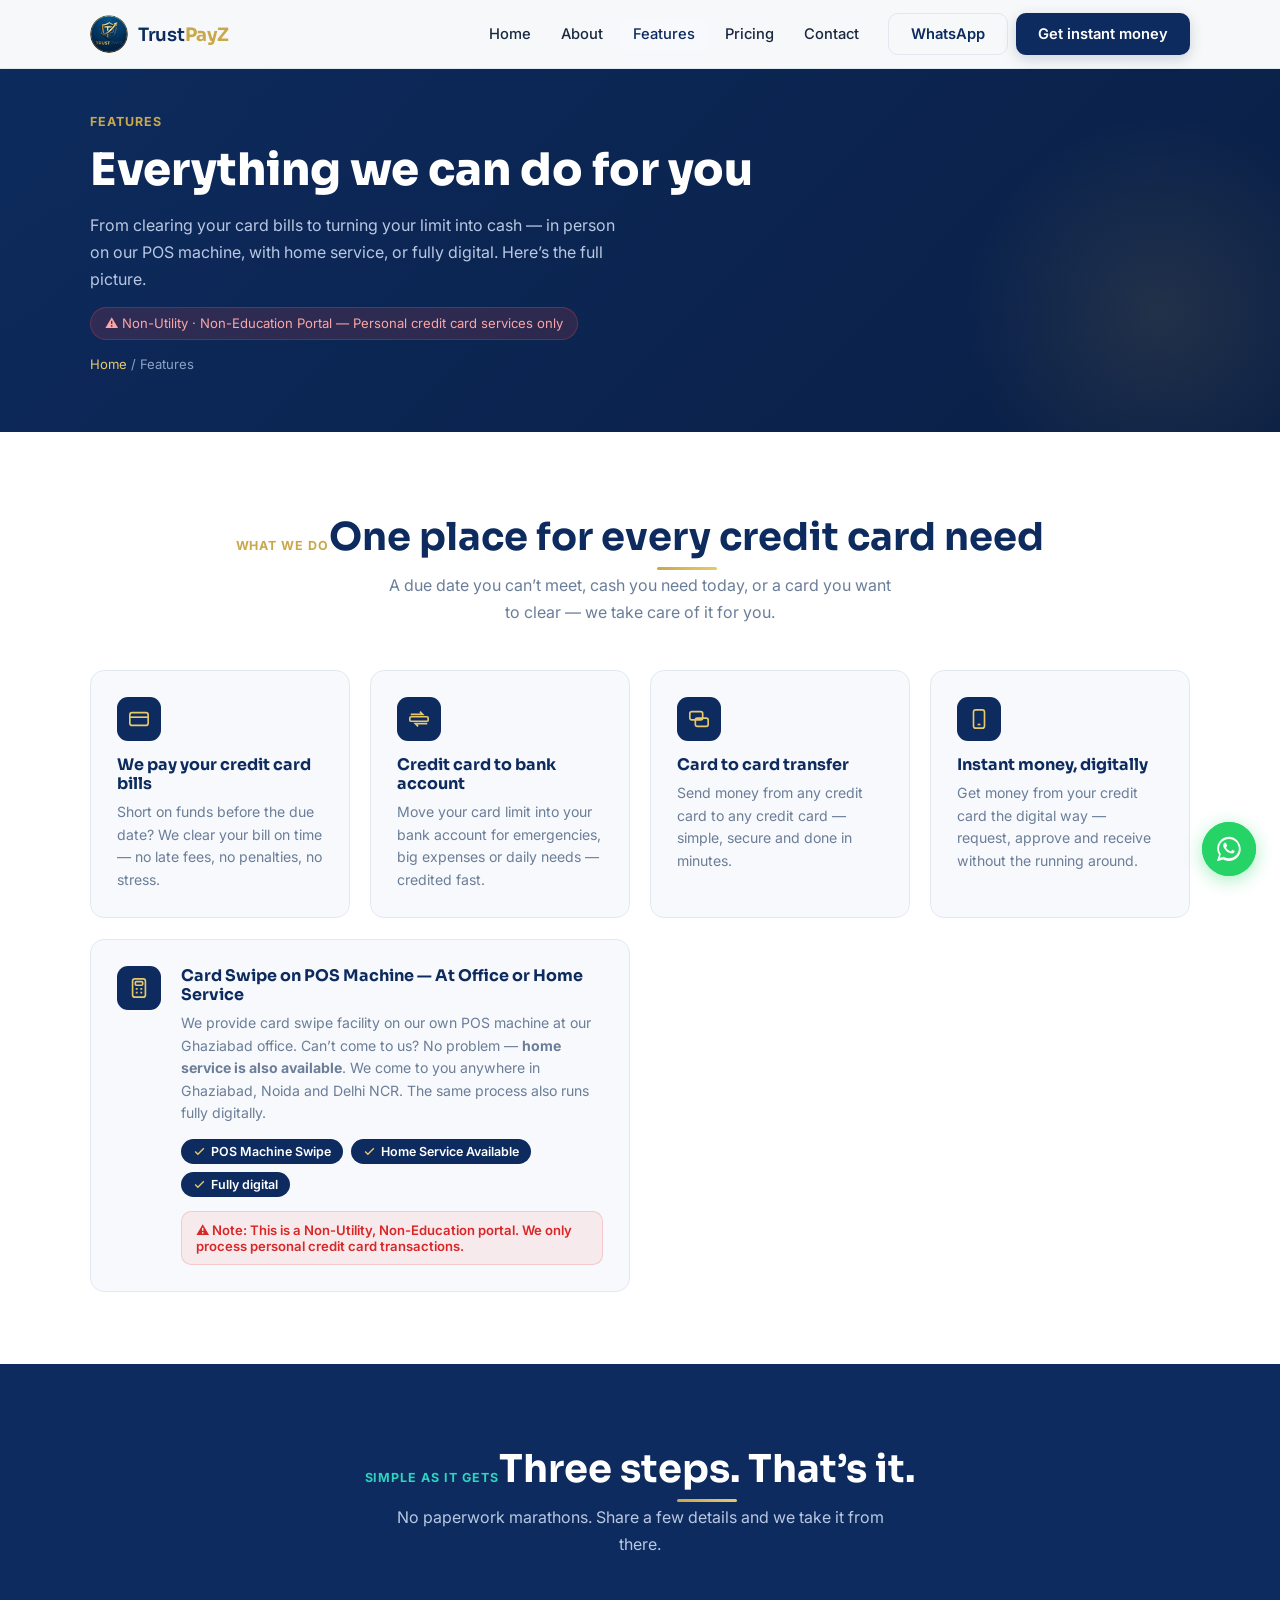
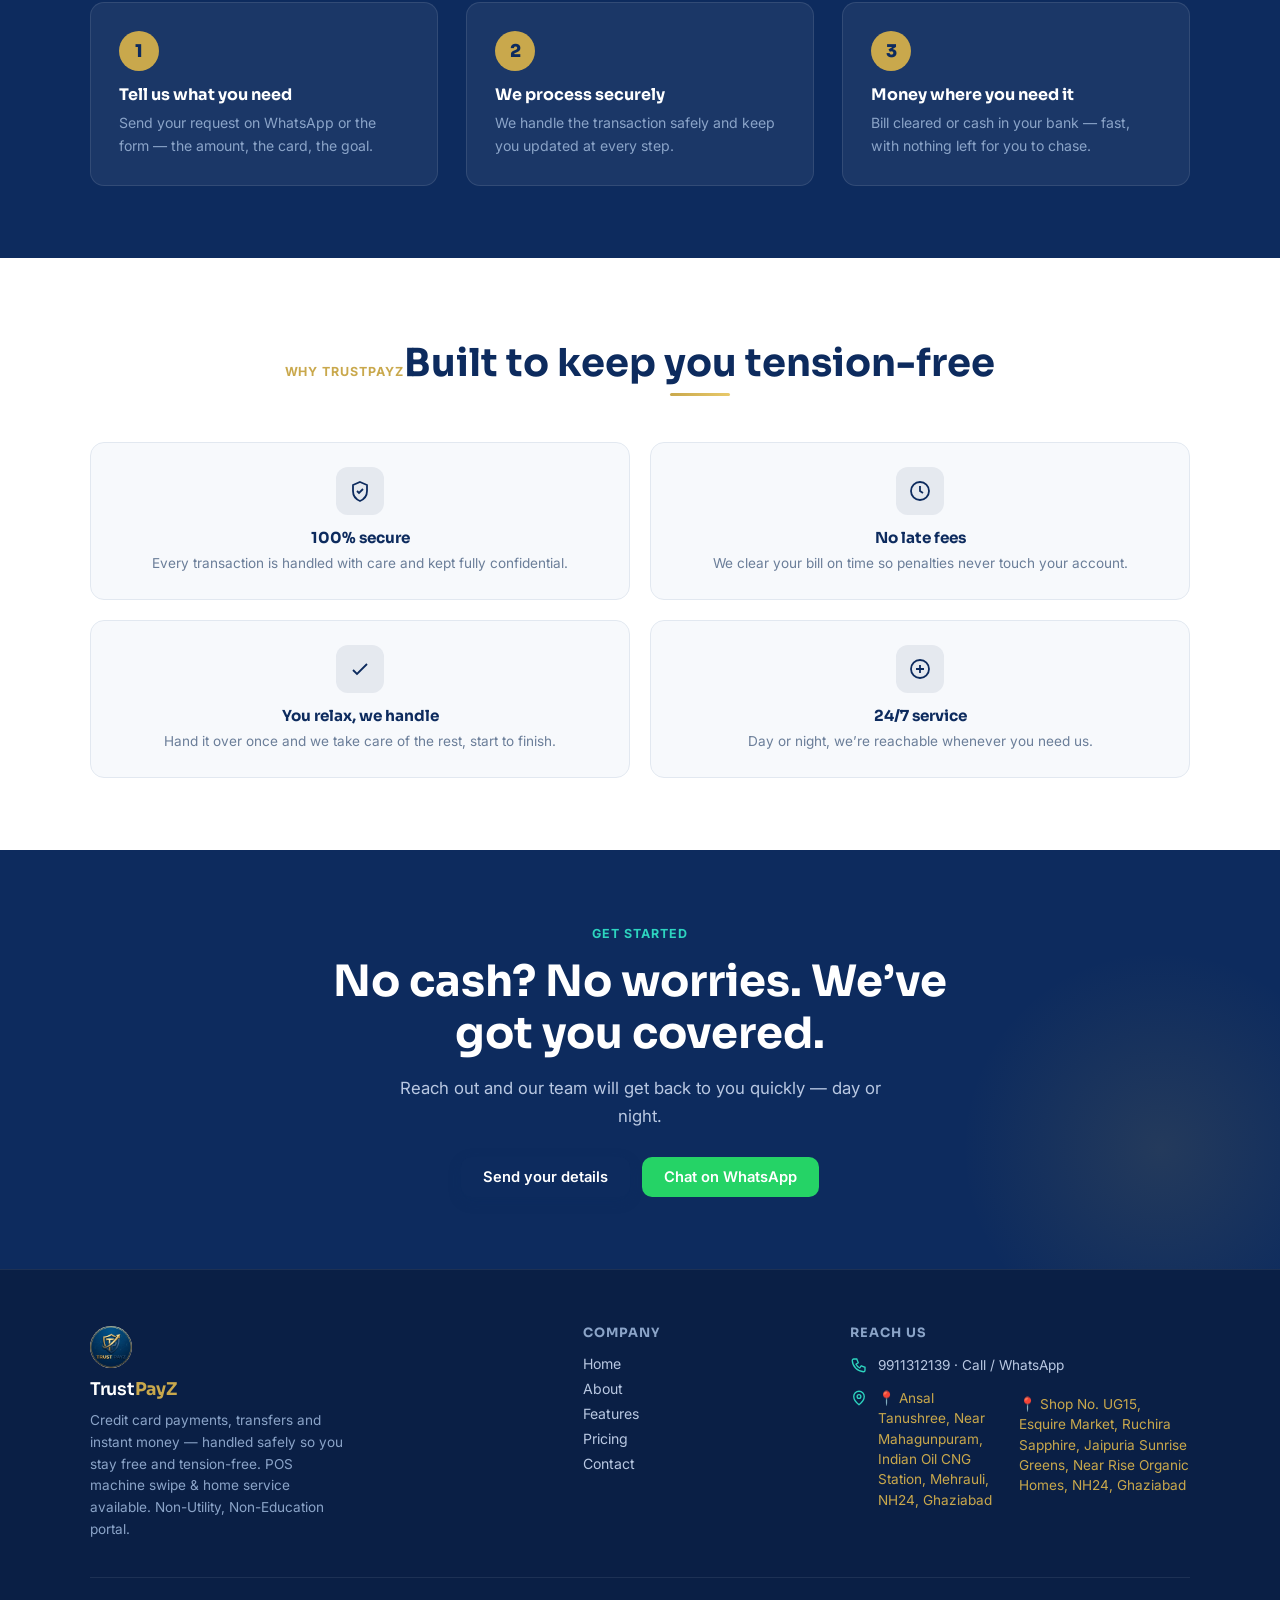
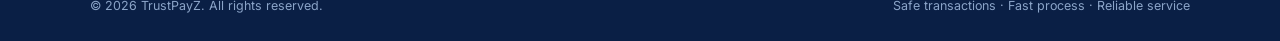
<file: features.html>
<!DOCTYPE html>
<html lang="en">
<head>
<meta charset="UTF-8">
<meta name="viewport" content="width=device-width, initial-scale=1.0">
<title>TrustPayZ Features — Card to Bank, Card to Card, Bill Pay | Ghaziabad</title>
<meta name="description" content="TrustPayZ services: credit card to bank account transfer, card to card transfer, credit card bill payment, instant money. In-person and digital. Ghaziabad & Delhi NCR.">
<meta name="keywords" content="credit card to bank transfer Ghaziabad, credit card to cash Ghaziabad, credit card to credit card payment Ghaziabad, credit card swipe machine service, credit card swipe POS Ghaziabad, POS machine card swipe Noida, home service credit card payment, home service credit card Ghaziabad, credit card swipe shop near me, credit card payment service near me, instant cash credit card, credit card limit to cash, non utility non education credit card portal, credit card ka paisa bank me kaise transfer kare, TrustPayZ credit card service">
<meta name="robots" content="index, follow, max-snippet:-1, max-image-preview:large">
<meta name="author" content="TrustPayZ">
<meta name="google-site-verification" content="Iqjz56xpflcFmqf6qWwyQDgr4alzAd6aOWksO4uBt1Y">
<meta name="application-name" content="TrustPayZ">
<meta name="apple-mobile-web-app-title" content="TrustPayZ">
<meta name="og:brand" content="TrustPayZ">
<meta name="copyright" content="TrustPayZ">
<meta name="publisher" content="TrustPayZ">
<meta name="theme-color" content="#0D2B5E">
<meta name="geo.region" content="IN-UP">
<meta name="geo.placename" content="Ghaziabad">
<meta name="geo.position" content="28.6692;77.4538">
<meta name="ICBM" content="28.6692, 77.4538">
<link rel="canonical" href="https://trustpayz.in/features.html">
<!-- Open Graph -->
<meta property="og:type" content="website">
<meta property="og:title" content="TrustPayZ Features — All Credit Card Services Ghaziabad">
<meta property="og:description" content="Card to bank, card to card, bill payment, instant money. In-person or digital. Ghaziabad & Delhi NCR.">
<meta property="og:url" content="https://trustpayz.in/features.html">
<meta property="og:site_name" content="TrustPayZ">
<meta property="og:image" content="https://trustpayz.in/assets/logo.png">
<meta property="og:locale" content="en_IN">
<!-- Twitter -->
<meta name="twitter:card" content="summary_large_image">
<meta name="twitter:title" content="TrustPayZ Features — All Credit Card Services Ghaziabad">
<meta name="twitter:description" content="Card to bank, card to card, bill payment, instant money. In-person or digital. Ghaziabad & Delhi NCR.">
<meta name="twitter:image" content="https://trustpayz.in/assets/logo.png">
<link rel="preconnect" href="https://fonts.googleapis.com">
<link rel="preconnect" href="https://fonts.gstatic.com" crossorigin>
<link href="https://fonts.googleapis.com/css2?family=Sora:wght@400;500;600;700;800&family=Inter:wght@400;450;500;600&display=swap" rel="stylesheet">
<link rel="stylesheet" href="assets/styles.css">
<link rel="stylesheet" href="assets/enhance.css">
<link rel="icon" type="image/png" href="assets/favicon.png">
</head>
<body>
<header class="nav" id="nav">
  <div class="wrap nav-in">
    <a href="index.html" class="brand">
      <img class="brand-mark" src="assets/logo.png" alt="TrustPayZ logo" width="40" height="40">
      <span class="brand-name">Trust<b>PayZ</b></span>
    </a>
    <nav class="nav-links" id="links"><a href="index.html">Home</a><a href="about.html">About</a><a href="features.html" aria-current="page">Features</a><a href="pricing.html">Pricing</a><a href="contact.html">Contact</a></nav>
    <div class="nav-act">
      <a href="https://wa.me/919911312139" class="btn btn-ghost" target="_blank" rel="noopener">WhatsApp</a>
      <a href="contact.html#apply" class="btn btn-primary">Get instant money</a>
    </div>
    <button class="burger" id="burger" aria-label="Menu">☰</button>
  </div>
</header>
<section class="subhero">
  <div class="aurora"><i class="b1"></i><i class="b2"></i></div>
  <div class="wrap">
    <span class="eyebrow">Features</span>
    <h1>Everything we can do for you</h1>
    <p>From clearing your card bills to turning your limit into cash &mdash; in person on our POS machine, with home service, or fully digital. Here&rsquo;s the full picture.</p>
    <div class="badge rv" style="margin-top:14px;background:rgba(239,68,68,.15);border-color:rgba(239,68,68,.3);color:#FCA5A5">&#9888;&#65039; Non-Utility &middot; Non-Education Portal &mdash; Personal credit card services only</div>
    <div class="crumb"><a href="index.html">Home</a> / Features</div>
  </div>
</section>
<section class="blk" id="services">
  <div class="wrap">
    <div class="head rv"><span class="eyebrow">What we do</span><h2>One place for every credit card need</h2><p>A due date you can&rsquo;t meet, cash you need today, or a card you want to clear &mdash; we take care of it for you.</p></div>
    <div class="svc">
      <div class="scard rv"><div class="si"><svg viewBox="0 0 24 24" fill="none"><rect x="2" y="5" width="20" height="14" rx="2.5"/><path d="M2 10h20"/></svg></div><h3>We pay your credit card bills</h3><p>Short on funds before the due date? We clear your bill on time &mdash; no late fees, no penalties, no stress.</p></div>
      <div class="scard rv"><div class="si"><svg viewBox="0 0 24 24" fill="none"><path d="M3 7h13l-3-3M21 17H8l3 3"/><rect x="2" y="9.5" width="20" height="5" rx="1.5"/></svg></div><h3>Credit card to bank account</h3><p>Move your card limit into your bank account for emergencies, big expenses or daily needs &mdash; credited fast.</p></div>
      <div class="scard rv"><div class="si"><svg viewBox="0 0 24 24" fill="none"><rect x="2" y="4" width="14" height="9" rx="2"/><rect x="8" y="11" width="14" height="9" rx="2"/></svg></div><h3>Card to card transfer</h3><p>Send money from any credit card to any credit card &mdash; simple, secure and done in minutes.</p></div>
      <div class="scard rv"><div class="si"><svg viewBox="0 0 24 24" fill="none"><rect x="6" y="2" width="12" height="20" rx="2.5"/><path d="M10.5 18h3"/></svg></div><h3>Instant money, digitally</h3><p>Get money from your credit card the digital way &mdash; request, approve and receive without the running around.</p></div>
      <div class="scard wide rv">
        <div class="si"><svg viewBox="0 0 24 24" fill="none"><rect x="5" y="2" width="14" height="20" rx="2.5"/><rect x="8" y="5" width="8" height="4" rx="1"/><path d="M8.5 13h2M13.5 13h2M8.5 17h2M13.5 17h2"/></svg></div>
        <div class="wbody">
          <h3>Card Swipe on POS Machine &mdash; At Office or Home Service</h3>
          <p>We provide card swipe facility on our own POS machine at our Ghaziabad office. Can&rsquo;t come to us? No problem &mdash; <strong>home service is also available</strong>. We come to you anywhere in Ghaziabad, Noida and Delhi NCR. The same process also runs fully digitally.</p>
          <div class="modes"><span class="mode-pill"><svg viewBox="0 0 24 24" fill="none"><path d="M20 6L9 17l-5-5"/></svg> POS Machine Swipe</span><span class="mode-pill"><svg viewBox="0 0 24 24" fill="none"><path d="M20 6L9 17l-5-5"/></svg> Home Service Available</span><span class="mode-pill"><svg viewBox="0 0 24 24" fill="none"><path d="M20 6L9 17l-5-5"/></svg> Fully digital</span></div>
          <div style="margin-top:14px;background:rgba(239,68,68,.08);border:1px solid rgba(239,68,68,.2);border-radius:10px;padding:10px 14px;font-size:.82rem;color:#DC2626;font-weight:600">&#9888;&#65039; Note: This is a Non-Utility, Non-Education portal. We only process personal credit card transactions.</div>
        </div>
      </div>
    </div>
  </div>
</section><section class="blk how" id="how">
  <div class="aurora"><i class="b1"></i></div>
  <div class="wrap">
    <div class="head rv"><span class="eyebrow" style="color:var(--teal)">Simple as it gets</span><h2>Three steps. That&rsquo;s it.</h2><p>No paperwork marathons. Share a few details and we take it from there.</p></div>
    <div class="steps">
      <div class="stp rv"><div class="num">1</div><h3>Tell us what you need</h3><p>Send your request on WhatsApp or the form &mdash; the amount, the card, the goal.</p></div>
      <div class="stp rv"><div class="num">2</div><h3>We process securely</h3><p>We handle the transaction safely and keep you updated at every step.</p></div>
      <div class="stp rv"><div class="num">3</div><h3>Money where you need it</h3><p>Bill cleared or cash in your bank &mdash; fast, with nothing left for you to chase.</p></div>
    </div>
  </div>
</section><section class="blk why" id="why">
  <div class="wrap">
    <div class="head rv"><span class="eyebrow">Why TrustPayZ</span><h2>Built to keep you tension-free</h2></div>
    <div class="why-grid">
      <div class="wcard rv"><div class="wi"><svg viewBox="0 0 24 24" fill="none"><path d="M12 3l7 3v6c0 5-3.5 8.5-7 10-3.5-1.5-7-5-7-10V6l7-3z"/><path d="M9 12l2 2 4-4"/></svg></div><h3>100% secure</h3><p>Every transaction is handled with care and kept fully confidential.</p></div>
      <div class="wcard rv"><div class="wi"><svg viewBox="0 0 24 24" fill="none"><circle cx="12" cy="12" r="9"/><path d="M12 7v5l3 2"/></svg></div><h3>No late fees</h3><p>We clear your bill on time so penalties never touch your account.</p></div>
      <div class="wcard rv"><div class="wi"><svg viewBox="0 0 24 24" fill="none"><path d="M5 13l4 4L19 7"/></svg></div><h3>You relax, we handle</h3><p>Hand it over once and we take care of the rest, start to finish.</p></div>
      <div class="wcard rv"><div class="wi"><svg viewBox="0 0 24 24" fill="none"><circle cx="12" cy="12" r="9"/><path d="M12 8v8M8 12h8"/></svg></div><h3>24/7 service</h3><p>Day or night, we&rsquo;re reachable whenever you need us.</p></div>
    </div>
  </div>
</section><section class="blk cta">
  <div class="aurora"><i class="b2"></i></div>
  <div class="wrap" style="position:relative;z-index:2;text-align:center">
    <span class="eyebrow" style="justify-content:center;color:var(--teal)">Get started</span>
    <h2 style="font-size:clamp(2rem,3.5vw,2.7rem);font-weight:700;margin:14px auto 14px;max-width:640px">No cash? No worries. We&rsquo;ve got you covered.</h2>
    <p class="lead" style="color:#B9C8E2;max-width:520px;margin:0 auto 26px">Reach out and our team will get back to you quickly &mdash; day or night.</p>
    <div style="display:flex;gap:12px;justify-content:center;flex-wrap:wrap">
      <a href="contact.html#apply" class="btn btn-primary">Send your details</a>
      <a href="https://wa.me/919911312139" class="btn btn-wa" target="_blank" rel="noopener">Chat on WhatsApp</a>
    </div>
  </div>
</section>
<footer id="contact-foot">
  <div class="wrap">
    <div class="fgrid">
      <div class="fbrand"><img src="assets/logo.png" alt="TrustPayZ" class="flogo"><span class="brand-name">Trust<b>PayZ</b></span><p>Credit card payments, transfers and instant money — handled safely so you stay free and tension-free. POS machine swipe &amp; home service available. Non-Utility, Non-Education portal.</p></div>
      <div><h4>Company</h4><a href="index.html">Home</a><a href="about.html">About</a><a href="features.html">Features</a><a href="pricing.html">Pricing</a><a href="contact.html">Contact</a></div>
      <div><h4>Reach us</h4>
        <div class="cline"><svg viewBox="0 0 24 24" fill="none" stroke="#2DD4BF" stroke-width="1.8"><path d="M5 4h4l2 5-3 2a11 11 0 005 5l2-3 5 2v4a2 2 0 01-2 2A16 16 0 013 6a2 2 0 012-2z"/></svg><a href="https://wa.me/919911312139" target="_blank" rel="noopener">9911312139 · Call / WhatsApp</a></div>
        <div class="cline"><svg viewBox="0 0 24 24" fill="none" stroke="#2DD4BF" stroke-width="1.8"><path d="M12 21s7-5.4 7-11a7 7 0 10-14 0c0 5.6 7 11 7 11z"/><circle cx="12" cy="10" r="2.5"/></svg><p><a href="https://maps.google.com/?q=Ansal+Tanushree+Mahagunpuram+Mehrauli+NH24+Ghaziabad" target="_blank" rel="noopener" style="color:#C9A84C">📍 Ansal Tanushree, Near Mahagunpuram, Indian Oil CNG Station, Mehrauli, NH24, Ghaziabad</a></p><p style="margin-top:6px"><a href="https://maps.google.com/?q=Esquire+Market+Ruchira+Sapphire+Jaipuria+Sunrise+Greens+NH24+Ghaziabad" target="_blank" rel="noopener" style="color:#C9A84C">📍 Shop No. UG15, Esquire Market, Ruchira Sapphire, Jaipuria Sunrise Greens, Near Rise Organic Homes, NH24, Ghaziabad</a></p></div>
      </div>
    </div>
    <div class="fbot"><span>© 2026 TrustPayZ. All rights reserved.</span><span>Safe transactions · Fast process · Reliable service</span></div>
  </div>
</footer>
<a href="https://wa.me/919911312139" class="wa-float" target="_blank" rel="noopener" aria-label="Chat with us on WhatsApp">
  <svg viewBox="0 0 32 32" fill="#fff" aria-hidden="true"><path d="M16 3C9 3 3.5 8.5 3.5 15.5c0 2.4.7 4.7 1.9 6.7L3 29l7-1.8c1.9 1 4 1.6 6 1.6 7 0 12.5-5.5 12.5-12.5S23 3 16 3zm0 22.8c-1.9 0-3.7-.5-5.3-1.4l-.4-.2-4.1 1.1 1.1-4-.3-.4c-1-1.6-1.6-3.5-1.6-5.5C5.5 9.8 10.2 5.2 16 5.2S26.5 9.8 26.5 15.5 21.8 25.8 16 25.8zm6-7.7c-.3-.2-1.9-1-2.2-1.1-.3-.1-.5-.2-.7.2-.2.3-.8 1-1 1.2-.2.2-.4.2-.7.1-.3-.2-1.4-.5-2.6-1.6-1-.9-1.6-1.9-1.8-2.3-.2-.3 0-.5.1-.7.1-.1.3-.4.5-.6.1-.2.2-.3.3-.5.1-.2 0-.4 0-.6 0-.2-.7-1.7-1-2.3-.3-.6-.5-.5-.7-.5h-.6c-.2 0-.5.1-.8.4-.3.3-1 1-1 2.5s1.1 2.9 1.2 3.1c.2.2 2.1 3.3 5.1 4.6.7.3 1.3.5 1.7.6.7.2 1.4.2 1.9.1.6-.1 1.9-.8 2.1-1.5.3-.7.3-1.4.2-1.5-.1-.2-.3-.2-.6-.4z"/></svg>
</a>
<script src="assets/main.js"></script>
<script src="assets/enhance.js" defer></script>
<script src="assets/seo.js" defer></script>
</body>
</html>
</file>
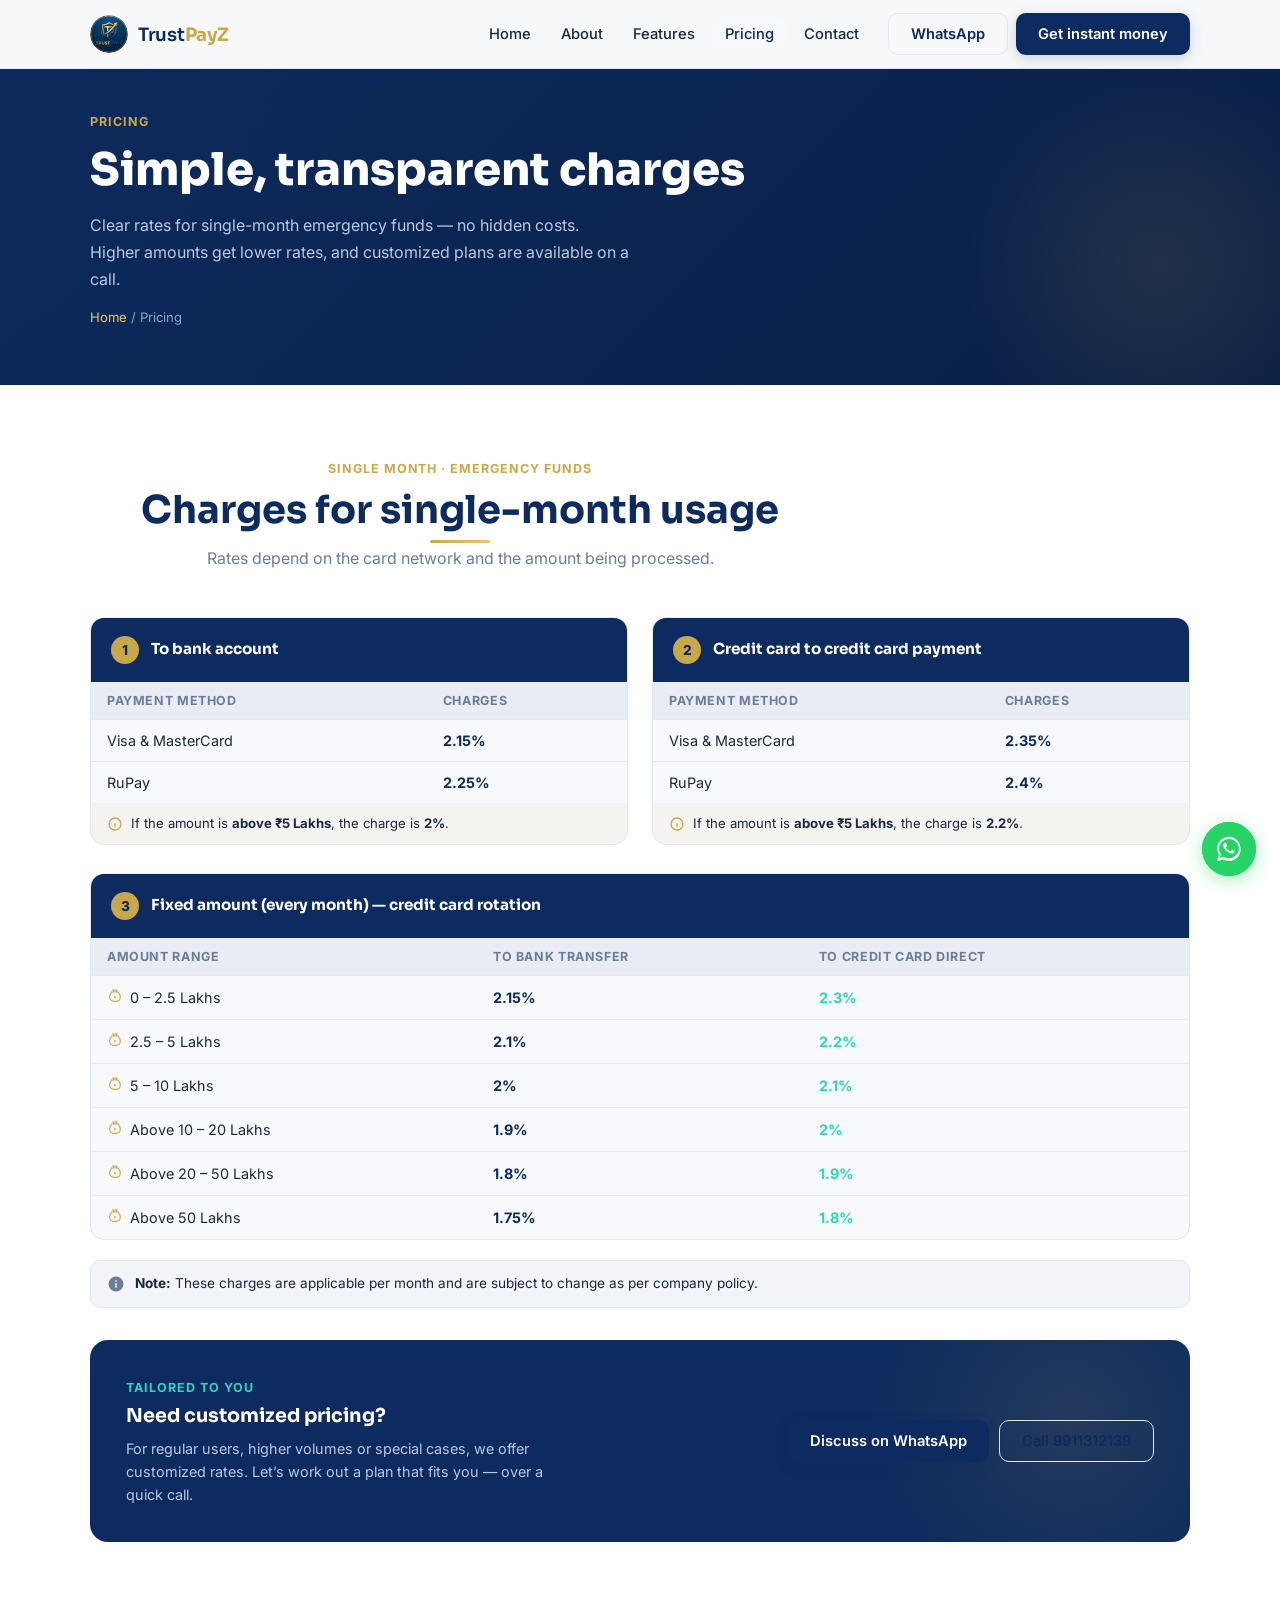
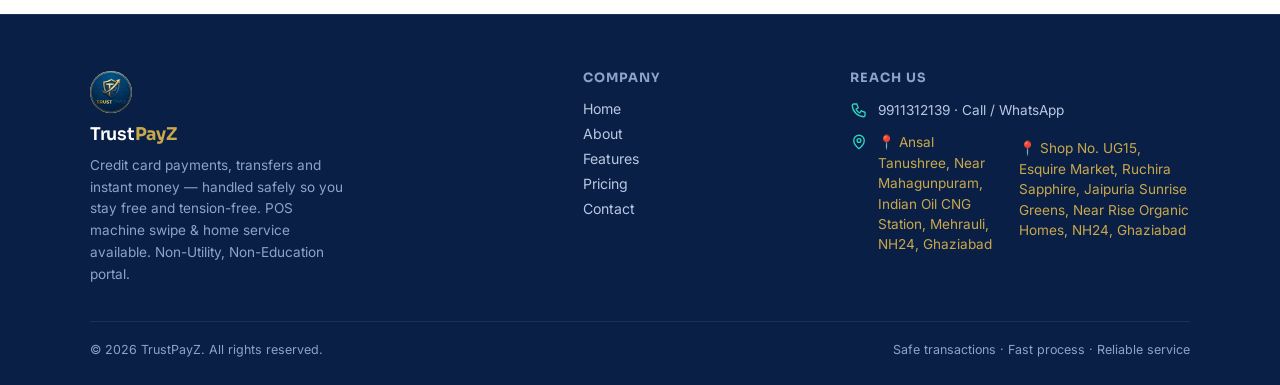
<file: pricing.html>
<!DOCTYPE html>
<html lang="en">
<head>
<meta charset="UTF-8">
<meta name="viewport" content="width=device-width, initial-scale=1.0">
<title>TrustPayZ Pricing — Credit Card Transfer Charges Ghaziabad | From 1.75%</title>
<meta name="description" content="TrustPayZ transparent pricing: credit card to bank transfer from 1.75%, card to card from 1.8% per month. Volume discounts available. Ghaziabad & Delhi NCR.">
<meta name="keywords" content="credit card to cash charges, credit card transfer charges Ghaziabad, lowest charges credit card transfer, best credit card cash service, credit card to bank rate Noida, credit card rotation Ghaziabad, credit card to cash Ghaziabad, credit card to cash Noida, credit card to credit card payment Ghaziabad, credit card payment karne wala, TrustPayZ pricing">
<meta name="robots" content="index, follow, max-snippet:-1, max-image-preview:large">
<meta name="author" content="TrustPayZ">
<meta name="google-site-verification" content="Iqjz56xpflcFmqf6qWwyQDgr4alzAd6aOWksO4uBt1Y">
<meta name="application-name" content="TrustPayZ">
<meta name="apple-mobile-web-app-title" content="TrustPayZ">
<meta name="og:brand" content="TrustPayZ">
<meta name="copyright" content="TrustPayZ">
<meta name="publisher" content="TrustPayZ">
<meta name="theme-color" content="#0D2B5E">
<meta name="geo.region" content="IN-UP">
<meta name="geo.placename" content="Ghaziabad">
<meta name="geo.position" content="28.6692;77.4538">
<meta name="ICBM" content="28.6692, 77.4538">
<link rel="canonical" href="https://trustpayz.in/pricing.html">
<!-- Open Graph -->
<meta property="og:type" content="website">
<meta property="og:title" content="TrustPayZ Pricing — Credit Card Transfer Charges From 1.75%">
<meta property="og:description" content="Transparent credit card transfer charges. Card to bank from 1.75%, card to card from 1.8% per month. Ghaziabad & Delhi NCR.">
<meta property="og:url" content="https://trustpayz.in/pricing.html">
<meta property="og:site_name" content="TrustPayZ">
<meta property="og:image" content="https://trustpayz.in/assets/logo.png">
<meta property="og:locale" content="en_IN">
<!-- Twitter -->
<meta name="twitter:card" content="summary_large_image">
<meta name="twitter:title" content="TrustPayZ Pricing — Credit Card Transfer Charges From 1.75%">
<meta name="twitter:description" content="Transparent credit card transfer charges. Card to bank from 1.75%, card to card from 1.8% per month. Ghaziabad & Delhi NCR.">
<meta name="twitter:image" content="https://trustpayz.in/assets/logo.png">
<link rel="preconnect" href="https://fonts.googleapis.com">
<link rel="preconnect" href="https://fonts.gstatic.com" crossorigin>
<link href="https://fonts.googleapis.com/css2?family=Sora:wght@400;500;600;700;800&family=Inter:wght@400;450;500;600&display=swap" rel="stylesheet">
<link rel="stylesheet" href="assets/styles.css">
<link rel="stylesheet" href="assets/enhance.css">
<link rel="icon" type="image/png" href="assets/favicon.png">
</head>
<body>
<header class="nav" id="nav">
  <div class="wrap nav-in">
    <a href="index.html" class="brand">
      <img class="brand-mark" src="assets/logo.png" alt="TrustPayZ logo" width="40" height="40">
      <span class="brand-name">Trust<b>PayZ</b></span>
    </a>
    <nav class="nav-links" id="links"><a href="index.html">Home</a><a href="about.html">About</a><a href="features.html">Features</a><a href="pricing.html" aria-current="page">Pricing</a><a href="contact.html">Contact</a></nav>
    <div class="nav-act">
      <a href="https://wa.me/919911312139" class="btn btn-ghost" target="_blank" rel="noopener">WhatsApp</a>
      <a href="contact.html#apply" class="btn btn-primary">Get instant money</a>
    </div>
    <button class="burger" id="burger" aria-label="Menu">☰</button>
  </div>
</header>
<section class="subhero">
  <div class="aurora"><i class="b1"></i><i class="b2"></i></div>
  <div class="wrap">
    <span class="eyebrow">Pricing</span>
    <h1>Simple, transparent charges</h1>
    <p>Clear rates for single-month emergency funds — no hidden costs. Higher amounts get lower rates, and customized plans are available on a call.</p>
    <div class="crumb"><a href="index.html">Home</a> / Pricing</div>
  </div>
</section>

<section class="blk">
  <div class="wrap">
    <div class="head rv" style="max-width:740px">
      <span class="eyebrow">Single month · Emergency funds</span>
      <h2>Charges for single-month usage</h2>
      <p>Rates depend on the card network and the amount being processed.</p>
    </div>

    <div class="ptables">
      <div class="ptable rv">
        <div class="pt-head"><span class="pt-num">1</span><h3>To bank account</h3></div>
        <table>
          <thead><tr><th>Payment method</th><th>Charges</th></tr></thead>
          <tbody>
            <tr><td>Visa &amp; MasterCard</td><td><span class="rate">2.15%</span></td></tr>
            <tr><td>RuPay</td><td><span class="rate">2.25%</span></td></tr>
          </tbody>
        </table>
        <div class="pt-info"><svg viewBox="0 0 24 24"><circle cx="12" cy="12" r="9"/><path d="M12 11v5M12 7.6h.01"/></svg><span>If the amount is <b>above &#8377;5 Lakhs</b>, the charge is <b>2%</b>.</span></div>
      </div>

      <div class="ptable rv">
        <div class="pt-head"><span class="pt-num">2</span><h3>Credit card to credit card payment</h3></div>
        <table>
          <thead><tr><th>Payment method</th><th>Charges</th></tr></thead>
          <tbody>
            <tr><td>Visa &amp; MasterCard</td><td><span class="rate">2.35%</span></td></tr>
            <tr><td>RuPay</td><td><span class="rate">2.4%</span></td></tr>
          </tbody>
        </table>
        <div class="pt-info"><svg viewBox="0 0 24 24"><circle cx="12" cy="12" r="9"/><path d="M12 11v5M12 7.6h.01"/></svg><span>If the amount is <b>above &#8377;5 Lakhs</b>, the charge is <b>2.2%</b>.</span></div>
      </div>
    </div>

    <div class="rtable rv">
      <div class="pt-head"><span class="pt-num">3</span><h3>Fixed amount (every month) — credit card rotation</h3></div>
      <table>
        <thead><tr><th>Amount range</th><th>To bank transfer</th><th>To credit card direct</th></tr></thead>
        <tbody>
          <tr><td><span class="rmoney"><span class="bag"><svg viewBox="0 0 24 24"><path d="M9 3h6l-2 3h-2L9 3zM7 6h10c1.8 2.6 3 4.8 3 8a6 6 0 01-6 6H10a6 6 0 01-6-6c0-3.2 1.2-5.4 3-8z"/><path d="M12 12.5v3M10.7 13.7h2.6"/></svg></span>0 &ndash; 2.5 Lakhs</span></td><td><span class="rate">2.15%</span></td><td><span class="rate teal">2.3%</span></td></tr>
          <tr><td><span class="rmoney"><span class="bag"><svg viewBox="0 0 24 24"><path d="M9 3h6l-2 3h-2L9 3zM7 6h10c1.8 2.6 3 4.8 3 8a6 6 0 01-6 6H10a6 6 0 01-6-6c0-3.2 1.2-5.4 3-8z"/><path d="M12 12.5v3M10.7 13.7h2.6"/></svg></span>2.5 &ndash; 5 Lakhs</span></td><td><span class="rate">2.1%</span></td><td><span class="rate teal">2.2%</span></td></tr>
          <tr><td><span class="rmoney"><span class="bag"><svg viewBox="0 0 24 24"><path d="M9 3h6l-2 3h-2L9 3zM7 6h10c1.8 2.6 3 4.8 3 8a6 6 0 01-6 6H10a6 6 0 01-6-6c0-3.2 1.2-5.4 3-8z"/><path d="M12 12.5v3M10.7 13.7h2.6"/></svg></span>5 &ndash; 10 Lakhs</span></td><td><span class="rate">2%</span></td><td><span class="rate teal">2.1%</span></td></tr>
          <tr><td><span class="rmoney"><span class="bag"><svg viewBox="0 0 24 24"><path d="M9 3h6l-2 3h-2L9 3zM7 6h10c1.8 2.6 3 4.8 3 8a6 6 0 01-6 6H10a6 6 0 01-6-6c0-3.2 1.2-5.4 3-8z"/><path d="M12 12.5v3M10.7 13.7h2.6"/></svg></span>Above 10 &ndash; 20 Lakhs</span></td><td><span class="rate">1.9%</span></td><td><span class="rate teal">2%</span></td></tr>
          <tr><td><span class="rmoney"><span class="bag"><svg viewBox="0 0 24 24"><path d="M9 3h6l-2 3h-2L9 3zM7 6h10c1.8 2.6 3 4.8 3 8a6 6 0 01-6 6H10a6 6 0 01-6-6c0-3.2 1.2-5.4 3-8z"/><path d="M12 12.5v3M10.7 13.7h2.6"/></svg></span>Above 20 &ndash; 50 Lakhs</span></td><td><span class="rate">1.8%</span></td><td><span class="rate teal">1.9%</span></td></tr>
          <tr><td><span class="rmoney"><span class="bag"><svg viewBox="0 0 24 24"><path d="M9 3h6l-2 3h-2L9 3zM7 6h10c1.8 2.6 3 4.8 3 8a6 6 0 01-6 6H10a6 6 0 01-6-6c0-3.2 1.2-5.4 3-8z"/><path d="M12 12.5v3M10.7 13.7h2.6"/></svg></span>Above 50 Lakhs</span></td><td><span class="rate">1.75%</span></td><td><span class="rate teal">1.8%</span></td></tr>
        </tbody>
      </table>
    </div>

    <div class="pnote rv"><svg viewBox="0 0 24 24"><path d="M12 2a10 10 0 100 20 10 10 0 000-20zm1 15h-2v-6h2v6zm0-8h-2V7h2v2z"/></svg><span><b>Note:</b> These charges are applicable per month and are subject to change as per company policy.</span></div>

    <div class="custom rv">
      <div class="aurora"><i class="b2"></i></div>
      <div class="wrap2">
        <span class="eyebrow" style="color:var(--teal)">Tailored to you</span>
        <h3>Need customized pricing?</h3>
        <p>For regular users, higher volumes or special cases, we offer customized rates. Let&rsquo;s work out a plan that fits you &mdash; over a quick call.</p>
      </div>
      <div class="cbtns">
        <a href="https://wa.me/919911312139" class="btn btn-primary" target="_blank" rel="noopener">Discuss on WhatsApp</a>
        <a href="tel:+919911312139" class="btn btn-ghost">Call 9911312139</a>
      </div>
    </div>
  </div>
</section>
<footer id="contact-foot">
  <div class="wrap">
    <div class="fgrid">
      <div class="fbrand"><img src="assets/logo.png" alt="TrustPayZ" class="flogo"><span class="brand-name">Trust<b>PayZ</b></span><p>Credit card payments, transfers and instant money — handled safely so you stay free and tension-free. POS machine swipe &amp; home service available. Non-Utility, Non-Education portal.</p></div>
      <div><h4>Company</h4><a href="index.html">Home</a><a href="about.html">About</a><a href="features.html">Features</a><a href="pricing.html">Pricing</a><a href="contact.html">Contact</a></div>
      <div><h4>Reach us</h4>
        <div class="cline"><svg viewBox="0 0 24 24" fill="none" stroke="#2DD4BF" stroke-width="1.8"><path d="M5 4h4l2 5-3 2a11 11 0 005 5l2-3 5 2v4a2 2 0 01-2 2A16 16 0 013 6a2 2 0 012-2z"/></svg><a href="https://wa.me/919911312139" target="_blank" rel="noopener">9911312139 · Call / WhatsApp</a></div>
        <div class="cline"><svg viewBox="0 0 24 24" fill="none" stroke="#2DD4BF" stroke-width="1.8"><path d="M12 21s7-5.4 7-11a7 7 0 10-14 0c0 5.6 7 11 7 11z"/><circle cx="12" cy="10" r="2.5"/></svg><p><a href="https://maps.google.com/?q=Ansal+Tanushree+Mahagunpuram+Mehrauli+NH24+Ghaziabad" target="_blank" rel="noopener" style="color:#C9A84C">📍 Ansal Tanushree, Near Mahagunpuram, Indian Oil CNG Station, Mehrauli, NH24, Ghaziabad</a></p><p style="margin-top:6px"><a href="https://maps.google.com/?q=Esquire+Market+Ruchira+Sapphire+Jaipuria+Sunrise+Greens+NH24+Ghaziabad" target="_blank" rel="noopener" style="color:#C9A84C">📍 Shop No. UG15, Esquire Market, Ruchira Sapphire, Jaipuria Sunrise Greens, Near Rise Organic Homes, NH24, Ghaziabad</a></p></div>
      </div>
    </div>
    <div class="fbot"><span>© 2026 TrustPayZ. All rights reserved.</span><span>Safe transactions · Fast process · Reliable service</span></div>
  </div>
</footer>
<a href="https://wa.me/919911312139" class="wa-float" target="_blank" rel="noopener" aria-label="Chat with us on WhatsApp">
  <svg viewBox="0 0 32 32" fill="#fff" aria-hidden="true"><path d="M16 3C9 3 3.5 8.5 3.5 15.5c0 2.4.7 4.7 1.9 6.7L3 29l7-1.8c1.9 1 4 1.6 6 1.6 7 0 12.5-5.5 12.5-12.5S23 3 16 3zm0 22.8c-1.9 0-3.7-.5-5.3-1.4l-.4-.2-4.1 1.1 1.1-4-.3-.4c-1-1.6-1.6-3.5-1.6-5.5C5.5 9.8 10.2 5.2 16 5.2S26.5 9.8 26.5 15.5 21.8 25.8 16 25.8zm6-7.7c-.3-.2-1.9-1-2.2-1.1-.3-.1-.5-.2-.7.2-.2.3-.8 1-1 1.2-.2.2-.4.2-.7.1-.3-.2-1.4-.5-2.6-1.6-1-.9-1.6-1.9-1.8-2.3-.2-.3 0-.5.1-.7.1-.1.3-.4.5-.6.1-.2.2-.3.3-.5.1-.2 0-.4 0-.6 0-.2-.7-1.7-1-2.3-.3-.6-.5-.5-.7-.5h-.6c-.2 0-.5.1-.8.4-.3.3-1 1-1 2.5s1.1 2.9 1.2 3.1c.2.2 2.1 3.3 5.1 4.6.7.3 1.3.5 1.7.6.7.2 1.4.2 1.9.1.6-.1 1.9-.8 2.1-1.5.3-.7.3-1.4.2-1.5-.1-.2-.3-.2-.6-.4z"/></svg>
</a>
<script src="assets/main.js"></script>
<script src="assets/enhance.js" defer></script>
<script src="assets/seo.js" defer></script>
</body>
</html>
</file>
<file: assets/styles.css>
/* ============================================================
   TrustPayZ — styles.css
   Colors inspired by logo: Navy blue + Gold
   ============================================================ */

:root {
  --navy:   #0D2B5E;
  --navy2:  #0A1F45;
  --gold:   #C9A84C;
  --gold2:  #E8C96A;
  --teal:   #2DD4BF;
  --ink:    #1A2940;
  --muted:  #6B7E99;
  --bg:     #F7F9FC;
  --white:  #FFFFFF;
  --line:   #E2E8F0;
  --green:  #22C55E;
  --red:    #EF4444;
  --shadow: 0 4px 24px rgba(13,43,94,0.10);
  --radius: 14px;
}

*, *::before, *::after { box-sizing: border-box; margin: 0; padding: 0; }

html { scroll-behavior: smooth; }

body {
  font-family: 'Inter', sans-serif;
  font-size: 1rem;
  color: var(--ink);
  background: var(--white);
  overflow-x: hidden;
}

h1,h2,h3,h4,h5 { font-family: 'Sora', sans-serif; line-height: 1.2; }

a { color: inherit; text-decoration: none; }

img { max-width: 100%; display: block; }

/* ── WRAP ── */
.wrap { max-width: 1140px; margin: 0 auto; padding: 0 20px; }
.wrap2 { position: relative; z-index: 2; }

/* ── NAV ── */
.nav {
  position: fixed; top: 0; left: 0; right: 0; z-index: 100;
  background: rgba(255,255,255,0.97);
  border-bottom: 1px solid var(--line);
  transition: box-shadow .3s;
}
.nav.scrolled { box-shadow: 0 2px 16px rgba(13,43,94,0.10); }
.nav-in {
  display: flex; align-items: center; gap: 16px;
  height: 68px;
}
.brand { display: flex; align-items: center; gap: 10px; flex-shrink: 0; }
.brand-mark { width: 38px; height: 38px; border-radius: 50%; object-fit: cover; }
.brand-name { font-family: 'Sora', sans-serif; font-size: 1.15rem; font-weight: 600; color: var(--navy); letter-spacing: -.3px; }
.brand-name b { color: var(--gold); }

.nav-links {
  display: flex; gap: 4px; margin-left: auto;
}
.nav-links a {
  padding: 7px 13px; border-radius: 8px; font-size: .92rem;
  font-weight: 500; color: var(--ink); transition: background .2s, color .2s;
}
.nav-links a:hover, .nav-links a[aria-current] {
  background: var(--bg); color: var(--navy);
}

.nav-act { display: flex; gap: 8px; flex-shrink: 0; }

.burger {
  display: none; background: none; border: none; font-size: 1.4rem;
  cursor: pointer; padding: 6px; color: var(--navy); margin-left: auto;
}

/* ── BUTTONS ── */
.btn {
  display: inline-flex; align-items: center; gap: 7px;
  padding: 11px 22px; border-radius: 10px; font-size: .92rem;
  font-weight: 600; cursor: pointer; border: none;
  transition: all .2s; white-space: nowrap; font-family: 'Inter', sans-serif;
}
.btn-primary { background: var(--navy); color: var(--white); }
.btn-primary:hover { background: var(--navy2); transform: translateY(-1px); box-shadow: 0 4px 14px rgba(13,43,94,0.25); }
.btn-ghost { background: transparent; color: var(--navy); border: 1.5px solid var(--line); }
.btn-ghost:hover { border-color: var(--navy); background: var(--bg); }
.btn-wa { background: #25D366; color: var(--white); }
.btn-wa:hover { background: #1fb856; transform: translateY(-1px); }
.btn-line { background: transparent; border: 1.5px solid var(--navy); color: var(--navy); }
.btn-line:hover { background: var(--navy); color: var(--white); }

/* ── AURORA BG ── */
.aurora { position: absolute; inset: 0; overflow: hidden; pointer-events: none; z-index: 0; }
.aurora .b1 {
  position: absolute; width: 500px; height: 500px; border-radius: 50%;
  background: radial-gradient(circle, rgba(13,43,94,.18) 0%, transparent 70%);
  top: -100px; left: -100px;
}
.aurora .b2 {
  position: absolute; width: 400px; height: 400px; border-radius: 50%;
  background: radial-gradient(circle, rgba(201,168,76,.12) 0%, transparent 70%);
  bottom: -80px; right: -80px;
}

/* ── HERO ── */
.hero {
  position: relative; padding: 130px 0 80px;
  background: linear-gradient(135deg, #0D2B5E 0%, #0A1F45 60%, #0D2B5E 100%);
  overflow: hidden;
}
.hero .grid {
  position: absolute; inset: 0;
  background-image: linear-gradient(rgba(255,255,255,.04) 1px, transparent 1px),
                    linear-gradient(90deg, rgba(255,255,255,.04) 1px, transparent 1px);
  background-size: 40px 40px;
}
.hero-grid { display: grid; grid-template-columns: 1fr 1fr; gap: 48px; align-items: center; position: relative; z-index: 2; }
.hero h1 { font-size: clamp(2.2rem, 4vw, 3.2rem); font-weight: 800; color: var(--white); margin: 16px 0 20px; }
.hl { color: var(--gold2); }
.lead { font-size: 1.05rem; color: #B9C8E2; line-height: 1.7; max-width: 480px; }
.hero-cta { display: flex; gap: 12px; margin-top: 28px; flex-wrap: wrap; }
.badge { display: inline-flex; align-items: center; gap: 8px; background: rgba(255,255,255,.1); border: 1px solid rgba(255,255,255,.15); border-radius: 100px; padding: 6px 14px; font-size: .82rem; color: #B9C8E2; }
.pulse { width: 8px; height: 8px; border-radius: 50%; background: var(--green); box-shadow: 0 0 0 2px rgba(34,197,94,.3); animation: pulse 2s infinite; }
@keyframes pulse { 0%,100%{box-shadow:0 0 0 2px rgba(34,197,94,.3)} 50%{box-shadow:0 0 0 6px rgba(34,197,94,.1)} }

.hero-stats { display: flex; gap: 28px; margin-top: 32px; }
.hstat .v { font-family: 'Sora', sans-serif; font-size: 1.6rem; font-weight: 800; color: var(--gold2); }
.hstat .l { font-size: .78rem; color: #8BA4C8; margin-top: 2px; }

/* ── PAYMENT CARD ── */
.pcard-wrap { position: relative; }
.pcard {
  background: rgba(255,255,255,.06); border: 1px solid rgba(255,255,255,.12);
  border-radius: 20px; padding: 28px; backdrop-filter: blur(10px);
}
.pc-top { display: flex; justify-content: space-between; align-items: center; margin-bottom: 20px; }
.pc-tag { display: flex; align-items: center; gap: 7px; font-size: .82rem; color: var(--green); background: rgba(34,197,94,.1); padding: 5px 12px; border-radius: 100px; }
.ck { width: 16px; height: 16px; border-radius: 50%; background: var(--green); display: flex; align-items: center; justify-content: center; }
.ck svg { width: 10px; height: 10px; fill: none; stroke: white; stroke-width: 2; }
.pc-time { font-size: .78rem; color: #8BA4C8; }
.pc-amt { font-family: 'Sora', sans-serif; font-size: 2.4rem; font-weight: 800; color: var(--white); }
.pc-sub { font-size: .82rem; color: #8BA4C8; margin-top: 4px; }
.pc-flow { display: flex; align-items: center; gap: 12px; margin-top: 22px; }
.pc-node { display: flex; align-items: center; gap: 10px; flex: 1; }
.pc-ic { width: 38px; height: 38px; border-radius: 10px; display: flex; align-items: center; justify-content: center; }
.pc-ic.card { background: rgba(201,168,76,.2); }
.pc-ic.bank { background: rgba(45,212,191,.2); }
.pc-ic svg { width: 20px; height: 20px; fill: none; stroke: var(--gold2); stroke-width: 1.8; }
.pc-ic.bank svg { stroke: var(--teal); }
.t1 { font-size: .78rem; color: #8BA4C8; }
.t2 { font-size: .88rem; color: var(--white); font-weight: 600; }
.pc-arrow { color: #8BA4C8; }
.pc-bar { background: rgba(255,255,255,.08); border-radius: 100px; height: 4px; margin-top: 20px; overflow: hidden; }
.pc-bar i { display: block; height: 100%; width: 75%; background: linear-gradient(90deg, var(--gold), var(--teal)); border-radius: 100px; animation: bar 2s ease-in-out infinite alternate; }
@keyframes bar { from{width:30%} to{width:90%} }

.float-chip {
  position: absolute; display: flex; align-items: center; gap: 10px;
  background: var(--white); border-radius: 12px; padding: 10px 14px;
  box-shadow: 0 8px 24px rgba(13,43,94,.15); font-size: .8rem;
}
.fc-1 { top: -18px; right: -18px; }
.fc-2 { bottom: -18px; left: -18px; }
.fi { width: 30px; height: 30px; border-radius: 8px; background: var(--bg); display: flex; align-items: center; justify-content: center; }
.fi svg { width: 16px; height: 16px; fill: none; stroke: var(--navy); stroke-width: 1.8; }
.fl { font-size: .72rem; color: var(--muted); }
.fv { font-weight: 700; color: var(--navy); font-size: .82rem; }

/* ── RIBBON ── */
.ribbon { background: var(--bg); border-top: 1px solid var(--line); border-bottom: 1px solid var(--line); padding: 20px 0; }
.ribbon-in { display: flex; gap: 0; justify-content: space-around; flex-wrap: wrap; }
.ritem { display: flex; align-items: center; gap: 12px; padding: 8px 16px; }
.ritem svg { width: 22px; height: 22px; fill: none; stroke: var(--gold); stroke-width: 1.8; flex-shrink: 0; }
.rt { font-weight: 600; font-size: .9rem; color: var(--navy); }
.rs { font-size: .78rem; color: var(--muted); }

/* ── SECTIONS ── */
.blk { padding: 72px 0; }
.head { text-align: center; margin-bottom: 44px; }
.head h2 { font-size: clamp(1.8rem, 3vw, 2.4rem); font-weight: 700; color: var(--navy); margin: 10px 0 12px; }
.head p { color: var(--muted); max-width: 520px; margin: 0 auto; line-height: 1.7; }

.eyebrow {
  display: inline-flex; align-items: center; gap: 7px;
  font-size: .78rem; font-weight: 700; letter-spacing: .08em;
  text-transform: uppercase; color: var(--gold);
}

/* ── SERVICES ── */
.svc { display: grid; grid-template-columns: repeat(4, 1fr); gap: 20px; }
.scard {
  background: var(--bg); border: 1px solid var(--line); border-radius: var(--radius);
  padding: 26px; transition: all .25s;
}
.scard:hover { border-color: var(--navy); box-shadow: var(--shadow); transform: translateY(-3px); }
.scard.wide { grid-column: span 2; display: flex; gap: 20px; align-items: flex-start; }
.si { width: 44px; height: 44px; border-radius: 11px; background: var(--navy); display: flex; align-items: center; justify-content: center; margin-bottom: 14px; flex-shrink: 0; }
.si svg { width: 22px; height: 22px; fill: none; stroke: var(--gold2); stroke-width: 1.8; }
.scard h3 { font-size: 1rem; font-weight: 700; color: var(--navy); margin-bottom: 8px; }
.scard p { font-size: .88rem; color: var(--muted); line-height: 1.6; }
.more { display: inline-block; margin-top: 12px; font-size: .82rem; font-weight: 600; color: var(--gold); }
.wbody { flex: 1; }
.modes { display: flex; gap: 8px; flex-wrap: wrap; margin-top: 14px; }
.mode-pill { display: flex; align-items: center; gap: 5px; background: var(--navy); color: var(--white); border-radius: 100px; padding: 5px 12px; font-size: .78rem; font-weight: 600; }
.mode-pill svg { width: 13px; height: 13px; fill: none; stroke: var(--gold2); stroke-width: 2.5; }

/* ── HOW ── */
.how { background: var(--navy); position: relative; overflow: hidden; }
.how .head h2 { color: var(--white); }
.how .head p { color: #B9C8E2; }
.steps { display: grid; grid-template-columns: repeat(3,1fr); gap: 28px; }
.stp { background: rgba(255,255,255,.06); border: 1px solid rgba(255,255,255,.1); border-radius: var(--radius); padding: 28px; }
.num { width: 40px; height: 40px; border-radius: 50%; background: var(--gold); color: var(--navy); font-family: 'Sora', sans-serif; font-weight: 800; font-size: 1.1rem; display: flex; align-items: center; justify-content: center; margin-bottom: 14px; }
.stp h3 { font-size: 1rem; font-weight: 700; color: var(--white); margin-bottom: 8px; }
.stp p { font-size: .88rem; color: #8BA4C8; line-height: 1.6; }

/* ── AMOUNTS ── */
.amt-row { display: flex; gap: 14px; flex-wrap: wrap; justify-content: center; }
.acard { background: var(--navy); border-radius: var(--radius); padding: 24px 28px; text-align: center; min-width: 120px; }
.av { font-family: 'Sora', sans-serif; font-size: 1.5rem; font-weight: 800; color: var(--gold2); }
.al { font-size: .75rem; color: #8BA4C8; margin-top: 4px; }

/* ── WHY ── */
.why-grid { display: grid; grid-template-columns: repeat(4,1fr); gap: 20px; }
.wcard { background: var(--bg); border: 1px solid var(--line); border-radius: var(--radius); padding: 24px; text-align: center; }
.wi { width: 48px; height: 48px; border-radius: 12px; background: rgba(13,43,94,.08); display: flex; align-items: center; justify-content: center; margin: 0 auto 14px; }
.wi svg { width: 24px; height: 24px; fill: none; stroke: var(--navy); stroke-width: 1.8; }
.wcard h3 { font-size: .95rem; font-weight: 700; color: var(--navy); margin-bottom: 6px; }
.wcard p { font-size: .85rem; color: var(--muted); line-height: 1.6; }

/* ── STAT BAND ── */
.statband { display: flex; gap: 24px; justify-content: center; flex-wrap: wrap; }
.statbox { background: var(--bg); border: 1px solid var(--line); border-radius: var(--radius); padding: 28px 36px; text-align: center; flex: 1; min-width: 160px; }
.statbox .v { font-family: 'Sora', sans-serif; font-size: 2rem; font-weight: 800; color: var(--navy); }
.statbox .l { font-size: .82rem; color: var(--muted); margin-top: 4px; }

/* ── CTA SECTION ── */
.cta { background: var(--navy); position: relative; overflow: hidden; }
.cta-grid { display: grid; grid-template-columns: 1fr 1fr; gap: 48px; align-items: center; position: relative; z-index: 2; }
.cta h2 { font-size: clamp(1.8rem,3vw,2.4rem); font-weight: 700; color: var(--white); margin: 10px 0 14px; }
.cta .lead { color: #B9C8E2; line-height: 1.7; }
.phone { display: inline-flex; align-items: center; gap: 10px; color: var(--gold2); font-size: 1.2rem; font-weight: 700; margin-top: 20px; }
.phone svg { width: 22px; height: 22px; fill: none; stroke: currentColor; stroke-width: 1.8; }

/* ── HOME FORM ── */
.form {
  background: var(--white); border-radius: 18px; padding: 30px;
  box-shadow: 0 8px 32px rgba(0,0,0,.15);
}
.form h3 { font-size: 1.15rem; font-weight: 700; color: var(--navy); margin-bottom: 4px; }
.fsub { font-size: .85rem; color: var(--muted); margin-bottom: 20px; }
.fld { margin-bottom: 14px; }
.fld label { display: block; font-size: .82rem; font-weight: 600; color: var(--ink); margin-bottom: 5px; }
.fld input, .fld select {
  width: 100%; height: 46px; border: 1.5px solid var(--line); border-radius: 10px;
  padding: 0 14px; font-size: .92rem; font-family: 'Inter', sans-serif;
  color: var(--ink); background: var(--bg); transition: border .2s;
  appearance: none;
}
.fld input:focus, .fld select:focus { outline: none; border-color: var(--navy); background: var(--white); }
.fnote { font-size: .78rem; color: var(--muted); margin-top: 10px; text-align: center; }

/* ── SUBHERO ── */
.subhero {
  background: linear-gradient(135deg, var(--navy) 0%, var(--navy2) 100%);
  padding: 110px 0 60px; position: relative; overflow: hidden;
}
.subhero .wrap { position: relative; z-index: 2; }
.subhero h1 { font-size: clamp(2rem,3.5vw,2.8rem); font-weight: 800; color: var(--white); margin: 14px 0 14px; }
.subhero p { color: #B9C8E2; max-width: 540px; line-height: 1.7; }
.crumb { margin-top: 16px; font-size: .82rem; color: #8BA4C8; }
.crumb a { color: var(--gold2); }

/* ── SPLIT LAYOUT ── */
.split { display: grid; grid-template-columns: 1fr 1fr; gap: 56px; align-items: center; }

/* ── TICK LIST ── */
.ticklist { list-style: none; margin-top: 20px; display: flex; flex-direction: column; gap: 10px; }
.ticklist li { display: flex; align-items: center; gap: 10px; font-size: .92rem; color: var(--ink); }
.ticklist svg { width: 18px; height: 18px; fill: none; stroke: var(--green); stroke-width: 2.5; flex-shrink: 0; }

/* ── VISUAL CARD ── */
.visual-card { background: var(--bg); border: 1px solid var(--line); border-radius: 18px; padding: 24px; display: flex; flex-direction: column; gap: 18px; }
.vc-row { display: flex; align-items: center; gap: 14px; }
.vc-ic { width: 42px; height: 42px; border-radius: 10px; background: var(--navy); display: flex; align-items: center; justify-content: center; flex-shrink: 0; }
.vc-ic svg { width: 20px; height: 20px; fill: none; stroke: var(--gold2); stroke-width: 1.8; }
.vc-t { font-weight: 700; font-size: .9rem; color: var(--navy); }
.vc-s { font-size: .8rem; color: var(--muted); }

/* ── CONTACT BOXES ── */
.cbox { background: var(--bg); border: 1px solid var(--line); border-radius: var(--radius); padding: 24px; display: flex; align-items: flex-start; gap: 16px; flex: 1; min-width: 220px; }
.cic { width: 44px; height: 44px; border-radius: 11px; background: var(--navy); display: flex; align-items: center; justify-content: center; flex-shrink: 0; }
.cic svg { width: 22px; height: 22px; fill: none; stroke: var(--gold2); stroke-width: 1.8; }
.cbox h4 { font-size: .9rem; font-weight: 700; color: var(--navy); margin-bottom: 4px; }
.cbox a { color: var(--gold); font-weight: 600; }
.cbox p { font-size: .85rem; color: var(--muted); line-height: 1.5; }

/* ── ENQUIRY FORM ── */
.enquiry { background: var(--white); border: 1px solid var(--line); border-radius: 20px; overflow: hidden; box-shadow: var(--shadow); }
.enq-head { background: linear-gradient(135deg, var(--navy) 0%, var(--navy2) 100%); padding: 32px; position: relative; overflow: hidden; }
.enq-head h2 { font-size: 1.4rem; font-weight: 700; color: var(--white); margin-bottom: 6px; }
.esub { color: #B9C8E2; font-size: .9rem; }
.safe { display: inline-flex; align-items: center; gap: 6px; margin-top: 12px; font-size: .78rem; color: var(--gold2); background: rgba(201,168,76,.12); border-radius: 100px; padding: 5px 12px; }
.safe svg { width: 13px; height: 13px; fill: none; stroke: currentColor; stroke-width: 2; }

.enq-body { padding: 28px; display: flex; flex-direction: column; gap: 18px; }
.efield { position: relative; }
.eicon { position: absolute; left: 12px; top: 50%; transform: translateY(-50%); width: 18px; height: 18px; }
.eicon svg { width: 18px; height: 18px; fill: none; stroke: var(--muted); stroke-width: 1.8; }
.efield label { display: block; font-size: .82rem; font-weight: 600; color: var(--ink); margin-bottom: 5px; }
.efield input {
  width: 100%; height: 48px; border: 1.5px solid var(--line); border-radius: 10px;
  padding: 0 14px 0 40px; font-size: .92rem; font-family: 'Inter'; color: var(--ink);
  background: var(--bg); transition: border .2s;
}
.efield input:focus { outline: none; border-color: var(--navy); background: var(--white); }

.egroup { background: var(--bg); border: 1px solid var(--line); border-radius: 12px; padding: 18px; }
.egroup-head { display: flex; align-items: center; gap: 10px; margin-bottom: 14px; }
.egroup-head .eicon { position: static; transform: none; width: 32px; height: 32px; background: var(--navy); border-radius: 8px; display: flex; align-items: center; justify-content: center; }
.egroup-head .eicon svg { width: 16px; height: 16px; stroke: var(--gold2); }
.egroup-head h3 { font-size: .9rem; font-weight: 700; color: var(--navy); }

.opt { display: flex; align-items: center; gap: 10px; padding: 9px 12px; border-radius: 8px; cursor: pointer; transition: background .15s; }
.opt:hover { background: rgba(13,43,94,.05); }
.opt input { accent-color: var(--navy); width: 16px; height: 16px; flex-shrink: 0; }
.opt span { font-size: .88rem; color: var(--ink); }

.erotate { display: grid; grid-template-columns: 1fr 1fr; gap: 20px; }
.rcol-r { display: flex; flex-direction: column; gap: 8px; }
.qlabel { font-size: .82rem; font-weight: 600; color: var(--ink); }
.price-in { position: relative; }
.price-in input {
  width: 100%; height: 48px; border: 1.5px solid var(--line); border-radius: 10px;
  padding: 0 14px; font-size: .95rem; font-family: 'Inter'; color: var(--ink); background: var(--white);
}
.price-in input:focus { outline: none; border-color: var(--navy); }
.hint { font-size: .78rem; color: var(--muted); }

.eother { display: none; margin-top: 8px; }
.eother input {
  width: 100%; height: 42px; border: 1.5px solid var(--line); border-radius: 9px;
  padding: 0 12px; font-size: .88rem; font-family: 'Inter'; color: var(--ink); background: var(--white);
}

.enq-foot { display: flex; align-items: center; gap: 10px; background: rgba(34,197,94,.07); border: 1px solid rgba(34,197,94,.2); border-radius: 10px; padding: 12px 16px; font-size: .82rem; color: var(--ink); }
.enq-foot svg { width: 18px; height: 18px; fill: none; stroke: var(--green); stroke-width: 2; flex-shrink: 0; }
.enq-submit { width: 100%; justify-content: center; padding: 14px; font-size: 1rem; border-radius: 12px; }

/* ── MAP ── */
.cmap { margin-top: 40px; border-radius: 16px; overflow: hidden; border: 1px solid var(--line); height: 300px; }
.cmap iframe { width: 100%; height: 100%; border: none; }

/* ── PRICING ── */
.ptables { display: grid; grid-template-columns: 1fr 1fr; gap: 24px; margin-bottom: 28px; }
.ptable, .rtable {
  background: var(--bg); border: 1px solid var(--line); border-radius: var(--radius); overflow: hidden;
}
.pt-head { display: flex; align-items: center; gap: 12px; padding: 18px 20px; background: var(--navy); }
.pt-num { width: 28px; height: 28px; border-radius: 50%; background: var(--gold); color: var(--navy); font-weight: 800; font-size: .85rem; display: flex; align-items: center; justify-content: center; flex-shrink: 0; }
.pt-head h3 { font-size: .95rem; font-weight: 700; color: var(--white); }
table { width: 100%; border-collapse: collapse; }
thead tr { background: rgba(13,43,94,.06); }
th { padding: 11px 16px; text-align: left; font-size: .78rem; font-weight: 700; text-transform: uppercase; letter-spacing: .05em; color: var(--muted); }
td { padding: 12px 16px; font-size: .9rem; color: var(--ink); border-top: 1px solid var(--line); }
.rate { font-weight: 700; color: var(--navy); }
.rate.teal { color: var(--teal); }
.pt-info { display: flex; align-items: flex-start; gap: 8px; padding: 12px 16px; background: rgba(201,168,76,.07); font-size: .82rem; color: var(--ink); }
.pt-info svg { width: 16px; height: 16px; fill: none; stroke: var(--gold); stroke-width: 2; flex-shrink: 0; margin-top: 1px; }
.rtable { margin-bottom: 20px; }
.rmoney { display: flex; align-items: center; gap: 7px; }
.bag { color: var(--gold); }
.bag svg { width: 16px; height: 16px; fill: none; stroke: currentColor; stroke-width: 1.8; }
.pnote { display: flex; align-items: flex-start; gap: 10px; background: rgba(13,43,94,.05); border: 1px solid var(--line); border-radius: 10px; padding: 14px 16px; font-size: .85rem; color: var(--ink); margin-bottom: 32px; }
.pnote svg { width: 18px; height: 18px; fill: var(--muted); flex-shrink: 0; }
.custom { background: var(--navy); border-radius: 18px; padding: 36px; display: flex; align-items: center; justify-content: space-between; gap: 24px; position: relative; overflow: hidden; flex-wrap: wrap; }
.custom h3 { font-size: 1.2rem; font-weight: 700; color: var(--white); margin: 8px 0 10px; }
.custom p { color: #B9C8E2; font-size: .9rem; max-width: 420px; line-height: 1.6; }
.cbtns { display: flex; gap: 10px; flex-wrap: wrap; }

/* ── ACCOUNT PAGE ── */
.preview-banner { display: flex; align-items: flex-start; gap: 10px; background: rgba(201,168,76,.1); border: 1px solid rgba(201,168,76,.3); border-radius: 12px; padding: 14px 16px; font-size: .88rem; color: var(--ink); margin-bottom: 28px; }
.preview-banner svg { width: 18px; height: 18px; fill: none; stroke: var(--gold); stroke-width: 2; flex-shrink: 0; margin-top: 1px; }
.step-card { background: var(--bg); border: 1px solid var(--line); border-radius: var(--radius); padding: 24px; margin-bottom: 20px; }
.sc-head { display: flex; align-items: center; gap: 12px; margin-bottom: 18px; }
.sc-num { width: 32px; height: 32px; border-radius: 50%; background: var(--navy); color: var(--white); font-weight: 800; font-size: .88rem; display: flex; align-items: center; justify-content: center; flex-shrink: 0; }
.sc-head h3 { font-size: 1rem; font-weight: 700; color: var(--navy); }
.arow { display: grid; grid-template-columns: 1fr 1fr; gap: 14px; margin-bottom: 14px; }
.afield { display: flex; flex-direction: column; gap: 5px; }
.afield label { font-size: .8rem; font-weight: 600; color: var(--ink); }
.afield input, .afield select {
  height: 44px; border: 1.5px solid var(--line); border-radius: 9px;
  padding: 0 12px; font-size: .9rem; font-family: 'Inter'; color: var(--muted);
  background: var(--bg);
}
.upload { flex: 1; border: 2px dashed var(--line); border-radius: 12px; padding: 24px; text-align: center; color: var(--muted); font-size: .88rem; cursor: not-allowed; }
.upload svg { width: 28px; height: 28px; fill: none; stroke: var(--muted); stroke-width: 1.5; margin: 0 auto 8px; }
.cs-badge { display: inline-flex; align-items: center; gap: 7px; background: rgba(201,168,76,.15); border: 1px solid rgba(201,168,76,.3); border-radius: 100px; padding: 6px 14px; font-size: .82rem; color: var(--gold2); }
.cs-badge svg { width: 14px; height: 14px; fill: none; stroke: currentColor; stroke-width: 2; }

/* ── FOOTER ── */
footer {
  background: var(--navy2); padding: 56px 0 28px;
  border-top: 1px solid rgba(255,255,255,.08);
}
.fgrid { display: grid; grid-template-columns: 2fr 1fr 1.5fr; gap: 40px; margin-bottom: 36px; }
.fbrand { display: flex; flex-direction: column; gap: 10px; }
.flogo { width: 42px; height: 42px; border-radius: 50%; object-fit: cover; }
.fbrand .brand-name { color: var(--white); font-size: 1.1rem; }
.fbrand p { font-size: .85rem; color: #8BA4C8; line-height: 1.6; max-width: 260px; }
footer h4 { font-size: .8rem; font-weight: 700; text-transform: uppercase; letter-spacing: .08em; color: #8BA4C8; margin-bottom: 14px; }
footer a { display: block; font-size: .88rem; color: #B9C8E2; margin-bottom: 8px; transition: color .2s; }
footer a:hover { color: var(--gold2); }
.cline { display: flex; align-items: flex-start; gap: 10px; margin-bottom: 12px; }
.cline svg { width: 18px; height: 18px; flex-shrink: 0; margin-top: 1px; }
.cline a, .cline p { font-size: .85rem; color: #B9C8E2; margin: 0; line-height: 1.5; }
.cline a:hover { color: var(--gold2); }
.fbot { display: flex; justify-content: space-between; align-items: center; padding-top: 20px; border-top: 1px solid rgba(255,255,255,.08); font-size: .78rem; color: #8BA4C8; flex-wrap: wrap; gap: 10px; }

/* ── WHATSAPP FLOAT ── */
.wa-float {
  position: fixed; bottom: 24px; right: 24px; z-index: 99;
  width: 54px; height: 54px; border-radius: 50%;
  background: #25D366; display: flex; align-items: center; justify-content: center;
  box-shadow: 0 4px 18px rgba(37,211,102,.4); transition: transform .2s;
}
.wa-float:hover { transform: scale(1.1); }
.wa-float svg { width: 30px; height: 30px; }

/* ── SCROLL REVEAL ── */
.rv { opacity: 0; transform: translateY(22px); transition: opacity .55s ease, transform .55s ease; }
.rv.visible { opacity: 1; transform: none; }

/* ── LEAD-P ── */
.lead-p { font-size: 1rem; color: var(--ink); line-height: 1.7; margin-bottom: 12px; }

/* ══════════════════════════════════════════
   MOBILE — all fixes here
   ══════════════════════════════════════════ */
@media (max-width: 900px) {
  .reviews-grid { grid-template-columns: 1fr 1fr !important; }
}
@media (max-width: 640px) {
  .reviews-grid { grid-template-columns: 1fr !important; }
  .reviews-grid .rv:last-child { grid-column: 1 !important; }
}

  .scard.wide { grid-column: span 2; }
  .why-grid { grid-template-columns: 1fr 1fr; }
  .split { grid-template-columns: 1fr; gap: 32px; }
@media (max-width: 900px) {
  .ptables { grid-template-columns: 1fr; }
  .fgrid { grid-template-columns: 1fr 1fr; }
  .hero-grid { grid-template-columns: 1fr; }
  .pcard-wrap { display: none; }
  .cta-grid { grid-template-columns: 1fr; }
  .steps { grid-template-columns: 1fr; }
  .erotate { grid-template-columns: 1fr; }
  .arow { grid-template-columns: 1fr; }
  .custom { flex-direction: column; align-items: flex-start; }

  /* Hamburger menu kicks in here so nav never overflows */
  .nav-links {
    display: none; flex-direction: column; position: absolute;
    top: 68px; left: 0; right: 0; background: var(--white);
    border-bottom: 1px solid var(--line); padding: 12px 16px;
    box-shadow: 0 8px 24px rgba(0,0,0,.12); z-index: 99; gap: 2px;
  }
  .nav-links.open { display: flex; }
  .nav-links a { padding: 13px 14px; border-radius: 8px; font-size: 1rem; }
  .nav-act { display: none; }
  .burger { display: block; }
}

@media (max-width: 640px) {
  .hero { padding: 100px 0 60px; }
  .hero h1 { font-size: 2rem; }
  .hero-stats { gap: 16px; flex-wrap: wrap; }
  .hero-cta { flex-direction: column; }
  .hero-cta .btn { width: 100%; justify-content: center; }

  .blk { padding: 48px 0; }
  .svc { grid-template-columns: 1fr; }
  .scard.wide { grid-column: span 1; flex-direction: column; }
  .why-grid { grid-template-columns: 1fr; }
  .statband { flex-direction: column; }
  .cbox { flex-direction: column; }
  .ribbon-in { flex-direction: column; gap: 4px; }
  .fgrid { grid-template-columns: 1fr; }
  .fbot { flex-direction: column; text-align: center; }
  .amt-row { gap: 10px; }
  .acard { min-width: 90px; padding: 18px 16px; }

  .enq-body { padding: 18px; }
  .enq-head { padding: 22px; }
  .form { padding: 20px; }

  .subhero { padding: 90px 0 48px; }

  .wa-float { bottom: 16px; right: 16px; width: 48px; height: 48px; }
  .wa-float svg { width: 26px; height: 26px; }
}
</file>
<file: assets/enhance.css>
/* ============================================================
   TrustPayZ — enhance.css
   Premium animations & polish layer (loads after styles.css)
   Adds: gradient shimmer, card lifts, button shine, scroll
   progress, staggered reveals, glow effects, micro-interactions
   ============================================================ */

/* ── SCROLL PROGRESS BAR (top of page) ── */
#scroll-progress {
  position: fixed; top: 0; left: 0; height: 3px; width: 0%;
  background: linear-gradient(90deg, var(--gold), var(--gold2), var(--teal));
  z-index: 200; transition: width .1s ease-out;
  box-shadow: 0 0 10px rgba(201,168,76,.5);
}

/* ── ANIMATED GRADIENT on hero headline highlight ── */
.hl {
  background: linear-gradient(90deg, #E8C96A 0%, #F5DD8F 25%, #C9A84C 50%, #F5DD8F 75%, #E8C96A 100%);
  background-size: 200% auto;
  -webkit-background-clip: text; background-clip: text;
  -webkit-text-fill-color: transparent;
  animation: shimmer 4s linear infinite;
}
@keyframes shimmer {
  to { background-position: 200% center; }
}

/* ── BUTTON SHINE SWEEP on hover ── */
.btn { position: relative; overflow: hidden; }
.btn::after {
  content: ""; position: absolute; top: 0; left: -100%;
  width: 100%; height: 100%;
  background: linear-gradient(120deg, transparent, rgba(255,255,255,.35), transparent);
  transition: left .6s ease;
}
.btn:hover::after { left: 100%; }

/* ── PRIMARY BUTTON pulse glow ── */
.btn-primary {
  box-shadow: 0 4px 14px rgba(13,43,94,0.18);
}
.hero-cta .btn-primary, .nav-act .btn-primary {
  animation: gentlePulse 2.6s ease-in-out infinite;
}
@keyframes gentlePulse {
  0%, 100% { box-shadow: 0 4px 14px rgba(13,43,94,0.18); }
  50% { box-shadow: 0 6px 22px rgba(201,168,76,0.35); }
}

/* ── ENHANCED CARD HOVER (services, why, reviews) ── */
.scard, .wcard, .stp, .acard {
  transition: transform .35s cubic-bezier(.2,.8,.2,1), box-shadow .35s ease, border-color .35s ease;
  will-change: transform;
}
.scard:hover {
  transform: translateY(-6px) scale(1.01);
  box-shadow: 0 18px 40px rgba(13,43,94,0.16);
}
.wcard:hover {
  transform: translateY(-5px);
  box-shadow: 0 16px 36px rgba(13,43,94,0.14);
  border-color: var(--gold);
}
.acard:hover {
  transform: translateY(-5px) scale(1.04);
  box-shadow: 0 16px 32px rgba(13,43,94,0.22);
}

/* ── SERVICE ICON animated on card hover ── */
.scard .si, .wcard .wi {
  transition: transform .4s cubic-bezier(.2,.8,.2,1), background .3s ease;
}
.scard:hover .si {
  transform: rotate(-6deg) scale(1.08);
  background: var(--gold);
}
.scard:hover .si svg { stroke: var(--navy); }
.wcard:hover .wi { transform: scale(1.12); background: rgba(201,168,76,.18); }

/* ── REVIEW CARDS lift + gold edge ── */
.reviews-grid > div {
  transition: transform .35s cubic-bezier(.2,.8,.2,1), box-shadow .35s ease, border-color .35s ease;
  position: relative;
}
.reviews-grid > div:hover {
  transform: translateY(-5px);
  box-shadow: 0 16px 36px rgba(13,43,94,0.13);
  border-color: var(--gold) !important;
}
.reviews-grid > div::before {
  content: "\201C"; position: absolute; top: 6px; right: 16px;
  font-family: Georgia, serif; font-size: 3rem; color: var(--gold);
  opacity: .12; line-height: 1;
}

/* ── STAR rating subtle shimmer ── */
.reviews-grid > div > div:first-child {
  animation: starGlow 3s ease-in-out infinite;
}
@keyframes starGlow {
  0%, 100% { filter: drop-shadow(0 0 0 rgba(245,158,11,0)); }
  50% { filter: drop-shadow(0 0 4px rgba(245,158,11,.4)); }
}

/* ── STAT NUMBERS glow on reveal ── */
.statbox .v, .hstat .v, .pc-amt {
  text-shadow: 0 0 18px rgba(232,201,106,0.15);
}

/* ── RIBBON items hover ── */
.ritem {
  transition: transform .3s ease, background .3s ease;
  border-radius: 10px;
}
.ritem:hover {
  transform: translateY(-3px);
  background: rgba(13,43,94,.04);
}
.ritem:hover svg { animation: wiggle .5s ease; }
@keyframes wiggle {
  0%,100% { transform: rotate(0); }
  25% { transform: rotate(-8deg); }
  75% { transform: rotate(8deg); }
}

/* ── STAGGERED REVEAL (children animate in sequence) ── */
.rv { transition: opacity .6s cubic-bezier(.2,.8,.2,1), transform .6s cubic-bezier(.2,.8,.2,1); }
.svc .rv:nth-child(1) { transition-delay: 0s; }
.svc .rv:nth-child(2) { transition-delay: .08s; }
.svc .rv:nth-child(3) { transition-delay: .16s; }
.svc .rv:nth-child(4) { transition-delay: .24s; }
.svc .rv:nth-child(5) { transition-delay: .32s; }
.why-grid .rv:nth-child(1) { transition-delay: 0s; }
.why-grid .rv:nth-child(2) { transition-delay: .1s; }
.why-grid .rv:nth-child(3) { transition-delay: .2s; }
.why-grid .rv:nth-child(4) { transition-delay: .3s; }

/* ── FLOATING payment card (hero) gentle bob ── */
.pcard { animation: floatBob 5s ease-in-out infinite; }
@keyframes floatBob {
  0%, 100% { transform: translateY(0); }
  50% { transform: translateY(-10px); }
}
.float-chip.fc-1 { animation: floatBob 5s ease-in-out infinite .5s; }
.float-chip.fc-2 { animation: floatBob 5s ease-in-out infinite 1s; }

/* ── BADGE shine for non-utility warning ── */
.badge {
  transition: transform .3s ease;
}
.badge:hover { transform: scale(1.03); }

/* ── WHATSAPP FLOAT pulse ring ── */
.wa-float { position: fixed; }
.wa-float::before {
  content: ""; position: absolute; inset: 0; border-radius: 50%;
  background: #25D366; z-index: -1;
  animation: waPulse 2s ease-out infinite;
}
@keyframes waPulse {
  0% { transform: scale(1); opacity: .6; }
  100% { transform: scale(1.8); opacity: 0; }
}

/* ── NAV brand logo subtle spin on hover ── */
.brand-mark { transition: transform .5s ease; }
.brand:hover .brand-mark { transform: rotate(360deg); }

/* ── SECTION HEADINGS underline grow on reveal ── */
.head h2 { position: relative; display: inline-block; }
.head h2::after {
  content: ""; position: absolute; bottom: -10px; left: 50%;
  width: 0; height: 3px; border-radius: 3px;
  background: linear-gradient(90deg, var(--gold), var(--gold2));
  transform: translateX(-50%); transition: width .7s ease .2s;
}
.head.visible h2::after { width: 60px; }

/* ── PRICING table row hover ── */
.ptable tbody tr, .rtable tbody tr {
  transition: background .25s ease;
}
.ptable tbody tr:hover, .rtable tbody tr:hover {
  background: rgba(201,168,76,.07);
}

/* ── AMOUNT IN WORDS fade in ── */
#eq-amount-words {
  transition: opacity .3s ease;
  animation: fadeInWord .4s ease;
}
@keyframes fadeInWord {
  from { opacity: 0; transform: translateY(-4px); }
  to { opacity: 1; transform: translateY(0); }
}

/* ── TRUST BADGES (pills) hover ── */
section .wrap span[style*="border-radius:100px"] {
  transition: transform .25s ease, background .25s ease;
  cursor: default;
}

/* ── FORM inputs focus glow ── */
.fld input:focus, .fld select:focus,
.efield input:focus, .egroup input:focus,
.price-in input:focus {
  box-shadow: 0 0 0 3px rgba(201,168,76,.15);
}

/* ── SUBMIT buttons success state ── */
.enq-submit, #f-submit {
  transition: all .3s ease;
}

/* ── REDUCE MOTION for accessibility ── */
@media (prefers-reduced-motion: reduce) {
  *, *::before, *::after {
    animation-duration: .01ms !important;
    animation-iteration-count: 1 !important;
    transition-duration: .01ms !important;
  }
  .hl { -webkit-text-fill-color: var(--gold2); }
}

/* ============================================================
   MOBILE OVERFLOW & ALIGNMENT HARDENING
   ============================================================ */

/* Prevent any horizontal scroll/overflow site-wide */
html, body { max-width: 100%; overflow-x: hidden; }
* { max-width: 100%; }
img, svg, iframe { max-width: 100%; height: auto; }

/* Reviews grid responsive (overrides inline-ish layout) */
.reviews-grid { grid-template-columns: repeat(3, 1fr); }
@media (max-width: 900px) {
  .reviews-grid { grid-template-columns: 1fr 1fr; }
}
@media (max-width: 640px) {
  .reviews-grid { grid-template-columns: 1fr; }
}

/* Services & why grids hard reset on small screens */
@media (max-width: 900px) {
  .svc { grid-template-columns: 1fr 1fr; }
  .why-grid { grid-template-columns: 1fr 1fr; }
}
@media (max-width: 640px) {
  .svc { grid-template-columns: 1fr; }
  .why-grid { grid-template-columns: 1fr; }
  .scard.wide { grid-column: span 1; flex-direction: column; }
}

/* Footer columns stack cleanly */
@media (max-width: 760px) {
  .fgrid { grid-template-columns: 1fr; gap: 28px; }
  .fbrand p { max-width: 100%; }
}

/* Trust badge pills wrap and shrink on mobile */
@media (max-width: 640px) {
  section .wrap span[style*="border-radius:100px"] {
    font-size: .78rem; padding: 6px 12px;
  }
  /* Stat band stacks */
  .statband { flex-direction: column; gap: 14px; }
  .statbox { width: 100%; }
}

/* Hero badges never overflow */
.badge { max-width: 100%; white-space: normal; height: auto; line-height: 1.4; }

/* Tables scroll horizontally instead of breaking layout */
@media (max-width: 640px) {
  .ptable table, .rtable table { font-size: .82rem; }
  td, th { padding: 9px 10px; }
}

/* Pricing custom box buttons full width on mobile */
@media (max-width: 640px) {
  .cbtns { width: 100%; }
  .cbtns .btn { width: 100%; justify-content: center; }
}

/* ============================================================
   SHOW HERO PAYMENT CARD ON MOBILE (scaled)
   ============================================================ */
@media (max-width: 900px) {
  .pcard-wrap { display: block !important; margin-top: 32px; max-width: 380px; }
}
@media (max-width: 420px) {
  .pcard-wrap { transform: scale(.92); transform-origin: top center; }
  .float-chip { display: none; } /* chips can overflow on tiny screens */
}

/* ============================================================
   ANIMATED SHOWCASE SECTION
   Floating cards + POS swipe + card-to-bank flow
   ============================================================ */
.showcase {
  background: linear-gradient(135deg, var(--navy) 0%, var(--navy2) 60%, var(--navy) 100%);
  position: relative; overflow: hidden; padding: 72px 0;
}
.showcase .grid-bg {
  position: absolute; inset: 0; opacity: .5;
  background-image: linear-gradient(rgba(255,255,255,.04) 1px, transparent 1px),
                    linear-gradient(90deg, rgba(255,255,255,.04) 1px, transparent 1px);
  background-size: 44px 44px;
}
.showcase .head h2 { color: var(--white); }
.showcase .head p { color: #B9C8E2; }

.show-grid {
  display: grid; grid-template-columns: repeat(3, 1fr); gap: 24px;
  position: relative; z-index: 2; margin-top: 16px;
}
@media (max-width: 900px) { .show-grid { grid-template-columns: 1fr; gap: 40px; max-width: 420px; margin-left:auto; margin-right:auto; } }

.show-card {
  background: rgba(255,255,255,.05); border: 1px solid rgba(255,255,255,.12);
  border-radius: 18px; padding: 28px 24px; text-align: center;
  backdrop-filter: blur(8px);
  display: flex; flex-direction: column; align-items: center;
}
.show-card h3 { color: var(--white); font-size: 1.05rem; margin: 18px 0 8px; }
.show-card p { color: #8BA4C8; font-size: .86rem; line-height: 1.6; }
.show-stage {
  width: 100%; height: 150px; position: relative;
  display: flex; align-items: center; justify-content: center;
}

/* ── 1. FLOATING CREDIT CARDS (stacked, bobbing) ── */
.fc-card {
  position: absolute; width: 150px; height: 94px; border-radius: 12px;
  box-shadow: 0 14px 30px rgba(0,0,0,.35);
  padding: 12px; color: #fff; overflow: hidden;
}
.fc-card .chip { width: 24px; height: 18px; border-radius: 4px; background: linear-gradient(135deg,#F5DD8F,#C9A84C); margin-bottom: 14px; }
.fc-card .num { font-size: .6rem; letter-spacing: 1.5px; font-family: monospace; opacity: .9; }
.fc-card .brand { position: absolute; bottom: 10px; right: 12px; font-weight: 800; font-size: .7rem; font-style: italic; opacity: .95; }
.fc-card.c1 { background: linear-gradient(135deg,#0D2B5E,#1E4D8C); transform: translate(-30px,-12px) rotate(-10deg); animation: floatCard1 4.5s ease-in-out infinite; z-index: 1; }
.fc-card.c2 { background: linear-gradient(135deg,#C9A84C,#E8C96A); transform: translate(30px,12px) rotate(8deg); animation: floatCard2 4.5s ease-in-out infinite; z-index: 2; }
.fc-card.c2 .num, .fc-card.c2 .brand { color: #0D2B5E; }
.fc-card.c2 .chip { background: linear-gradient(135deg,#0D2B5E,#1E4D8C); }
@keyframes floatCard1 {
  0%,100% { transform: translate(-30px,-12px) rotate(-10deg); }
  50% { transform: translate(-34px,-20px) rotate(-12deg); }
}
@keyframes floatCard2 {
  0%,100% { transform: translate(30px,12px) rotate(8deg); }
  50% { transform: translate(34px,4px) rotate(10deg); }
}

/* ── 2. POS MACHINE with card swiping ── */
.pos {
  position: relative; width: 100px; height: 130px;
}
.pos-body {
  position: absolute; bottom: 0; left: 50%; transform: translateX(-50%);
  width: 76px; height: 96px; border-radius: 12px;
  background: linear-gradient(160deg,#22324d,#0D2B5E);
  border: 1px solid rgba(255,255,255,.15);
  box-shadow: 0 10px 24px rgba(0,0,0,.4);
}
.pos-screen {
  position: absolute; top: 12px; left: 50%; transform: translateX(-50%);
  width: 54px; height: 30px; border-radius: 5px;
  background: #0A1F45; border: 1px solid rgba(45,212,191,.4);
  overflow: hidden;
}
.pos-screen::after {
  content: "✓"; position: absolute; inset: 0;
  display: flex; align-items: center; justify-content: center;
  color: var(--teal); font-size: 1rem; font-weight: bold;
  opacity: 0; animation: posApprove 3s ease-in-out infinite;
}
.pos-keys {
  position: absolute; bottom: 10px; left: 50%; transform: translateX(-50%);
  width: 54px; display: grid; grid-template-columns: repeat(3,1fr); gap: 4px;
}
.pos-keys i { height: 8px; border-radius: 2px; background: rgba(255,255,255,.18); }
.pos-slot {
  position: absolute; top: 4px; left: 50%; transform: translateX(-50%);
  width: 70px; height: 5px; border-radius: 3px; background: rgba(0,0,0,.5);
  z-index: 4;
}
.swipe-card {
  position: absolute; top: -8px; left: 50%; width: 64px; height: 40px;
  border-radius: 7px; background: linear-gradient(135deg,#C9A84C,#E8C96A);
  box-shadow: 0 6px 14px rgba(0,0,0,.35); z-index: 3;
  transform: translateX(-130%);
  animation: swipe 3s ease-in-out infinite;
}
.swipe-card .mag { position:absolute; top:8px; left:0; right:0; height:8px; background:rgba(0,0,0,.55); }
@keyframes swipe {
  0% { transform: translateX(-130%); }
  35% { transform: translateX(-20%); }
  55% { transform: translateX(-20%); }
  100% { transform: translateX(90%); }
}
@keyframes posApprove {
  0%,45% { opacity: 0; }
  60%,90% { opacity: 1; }
  100% { opacity: 0; }
}

/* ── 3. CARD → BANK money flow ── */
.flow-stage { display: flex; align-items: center; justify-content: space-between; width: 100%; padding: 0 10px; }
.flow-ic {
  width: 56px; height: 56px; border-radius: 14px;
  display: flex; align-items: center; justify-content: center; flex-shrink: 0;
}
.flow-ic.card { background: rgba(201,168,76,.2); }
.flow-ic.card svg { width: 28px; height: 28px; stroke: var(--gold2); fill: none; stroke-width: 1.6; }
.flow-ic.bank { background: rgba(45,212,191,.2); }
.flow-ic.bank svg { width: 28px; height: 28px; stroke: var(--teal); fill: none; stroke-width: 1.6; }
.flow-track { flex: 1; height: 3px; background: rgba(255,255,255,.12); margin: 0 8px; position: relative; border-radius: 3px; }
.flow-coin {
  position: absolute; top: 50%; left: 0; width: 18px; height: 18px;
  border-radius: 50%; background: linear-gradient(135deg,#F5DD8F,#C9A84C);
  transform: translate(-50%,-50%); box-shadow: 0 0 10px rgba(232,201,106,.6);
  display: flex; align-items: center; justify-content: center;
  font-size: .6rem; font-weight: bold; color: #0D2B5E;
  animation: coinFlow 2.4s ease-in-out infinite;
}
.flow-coin::after { content: "₹"; }
@keyframes coinFlow {
  0% { left: 0; opacity: 0; transform: translate(-50%,-50%) scale(.5); }
  15% { opacity: 1; transform: translate(-50%,-50%) scale(1); }
  85% { opacity: 1; transform: translate(-50%,-50%) scale(1); }
  100% { left: 100%; opacity: 0; transform: translate(-50%,-50%) scale(.5); }
}

@media (prefers-reduced-motion: reduce) {
  .fc-card, .swipe-card, .pos-screen::after, .flow-coin { animation: none !important; }
  .swipe-card { transform: translateX(-20%); }
}
</file>
